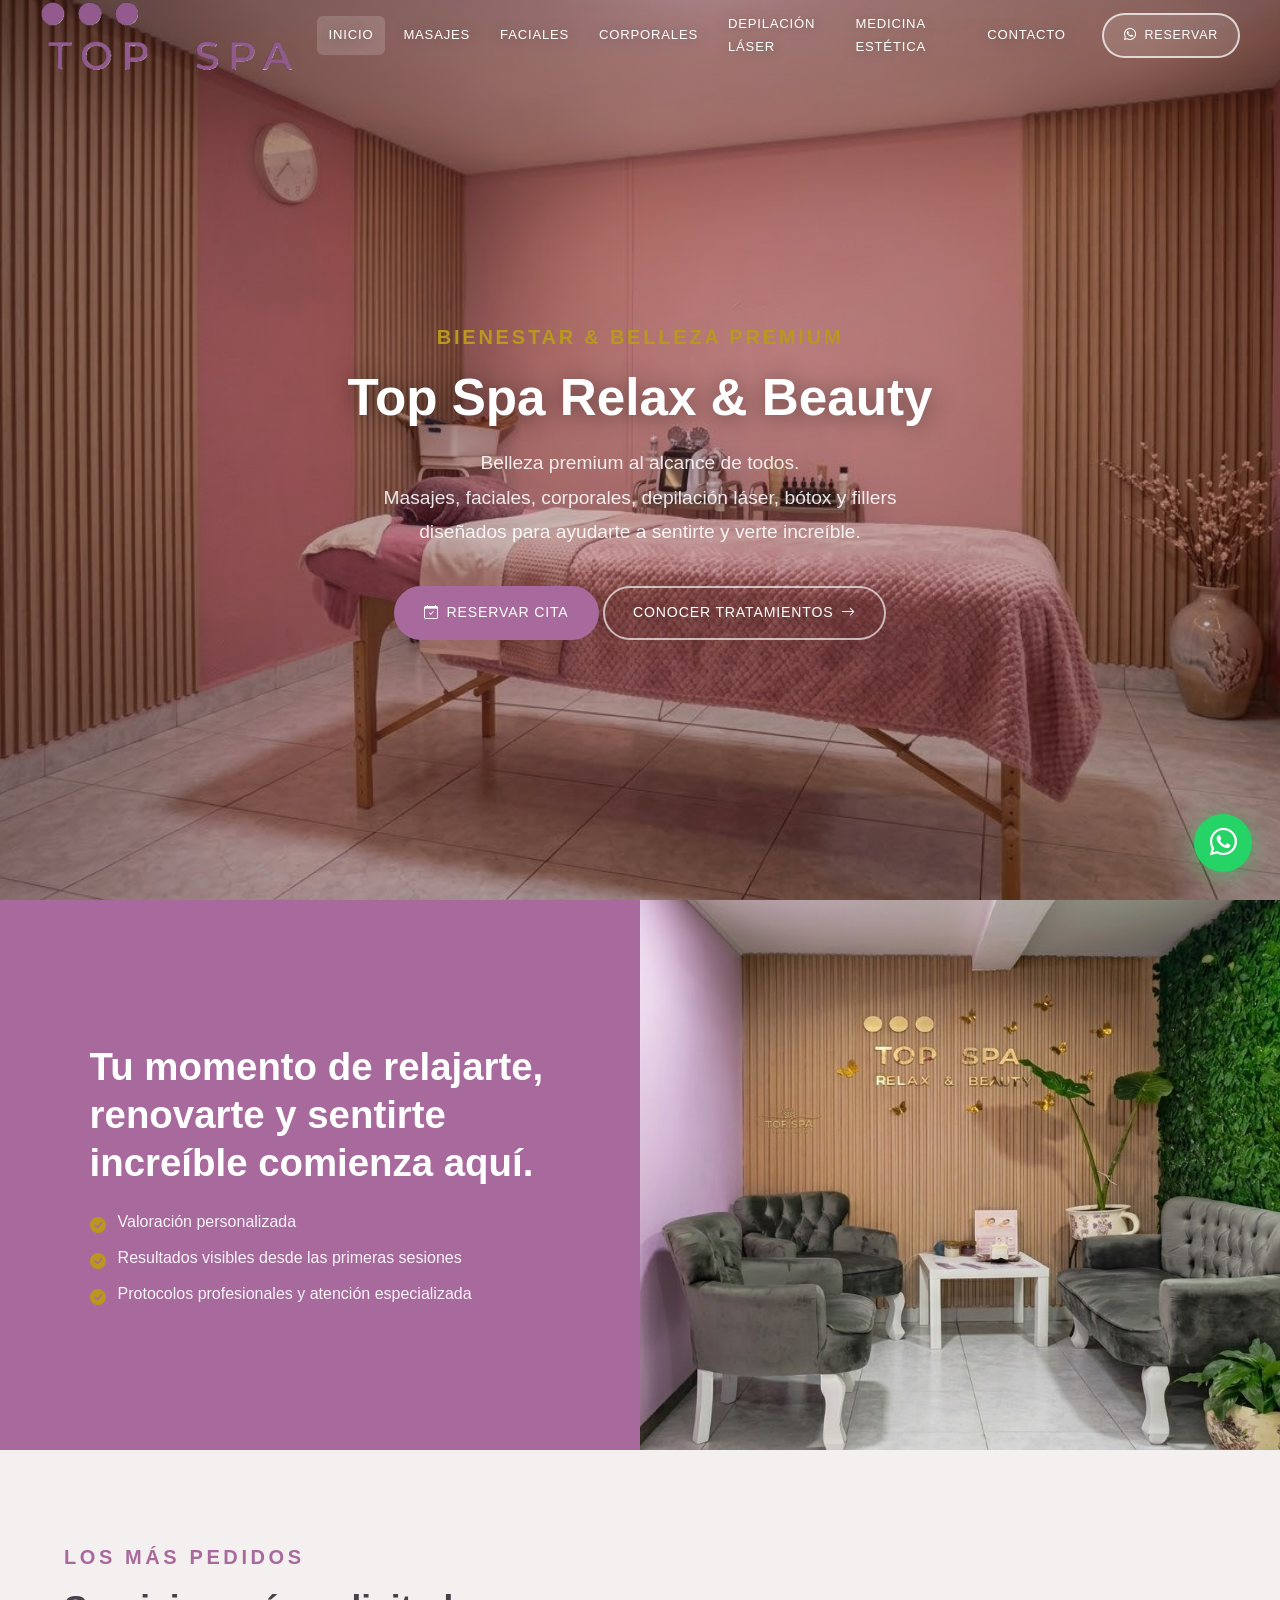
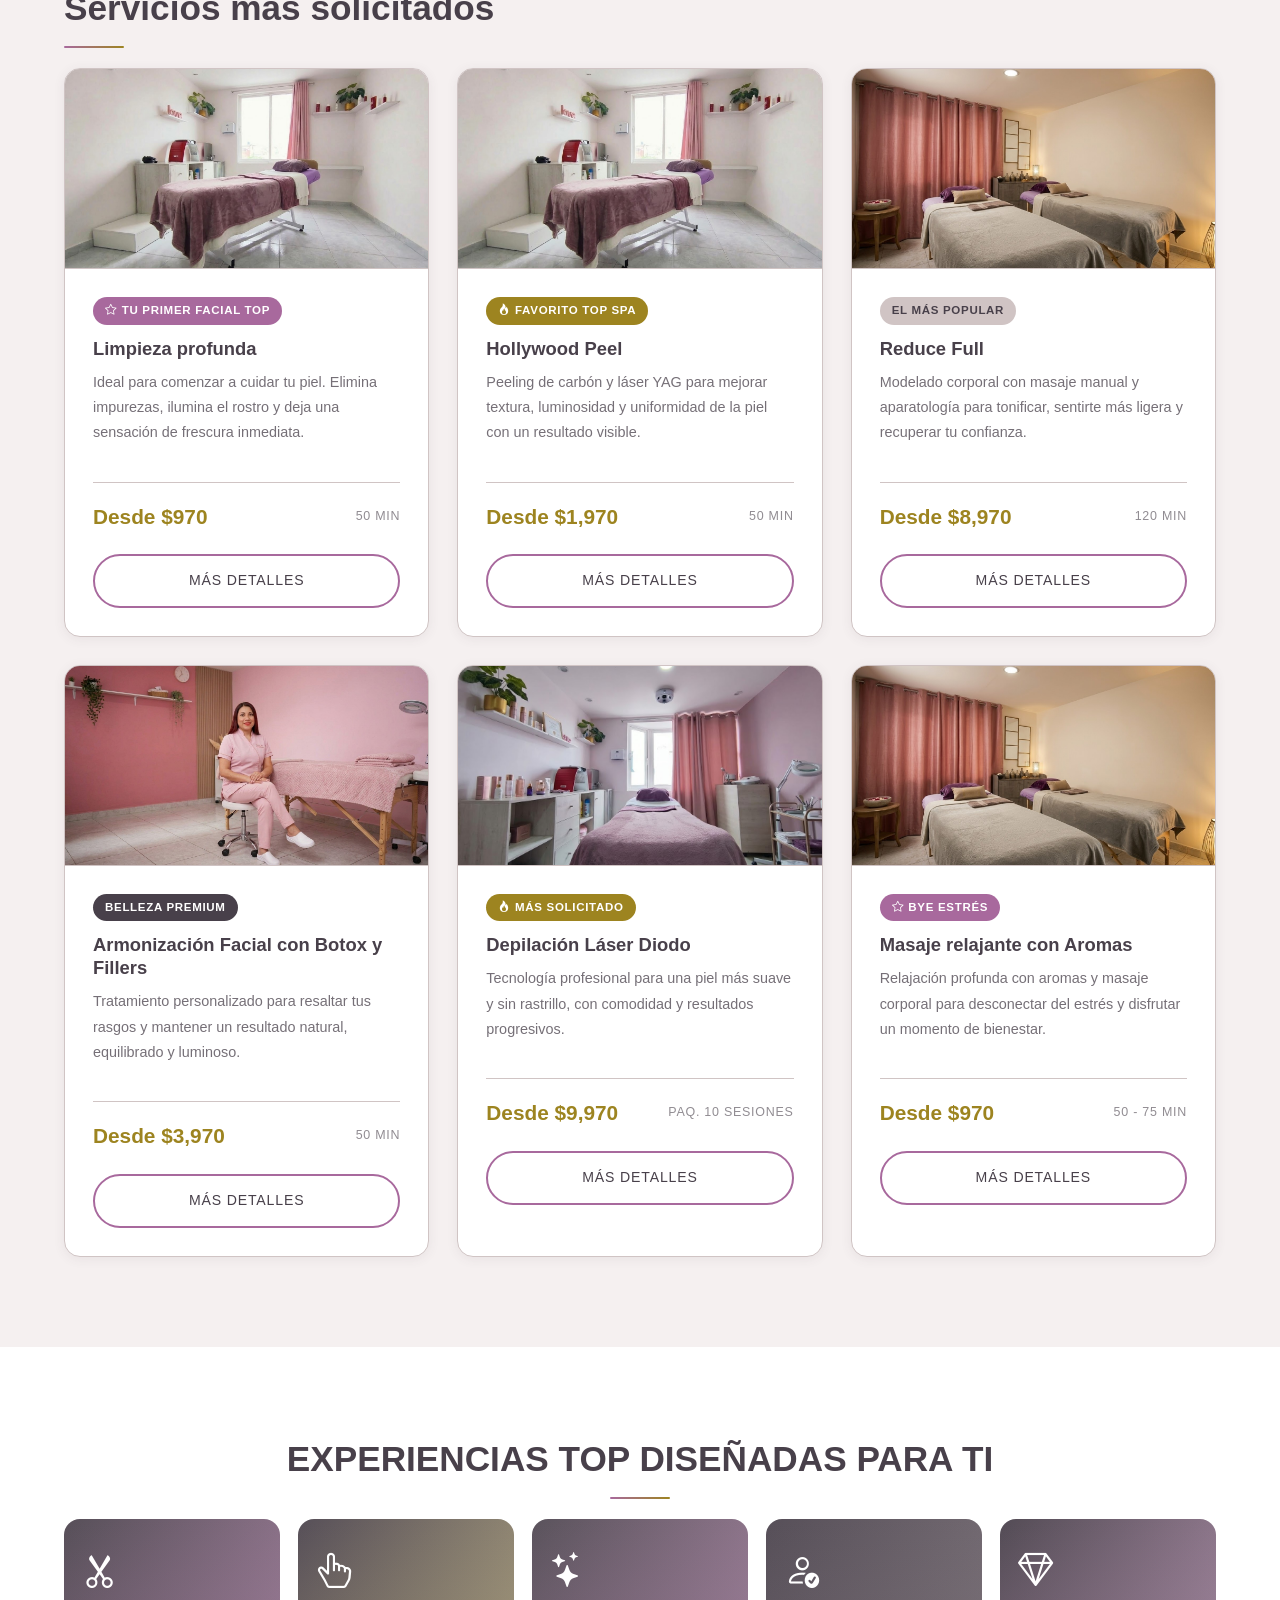
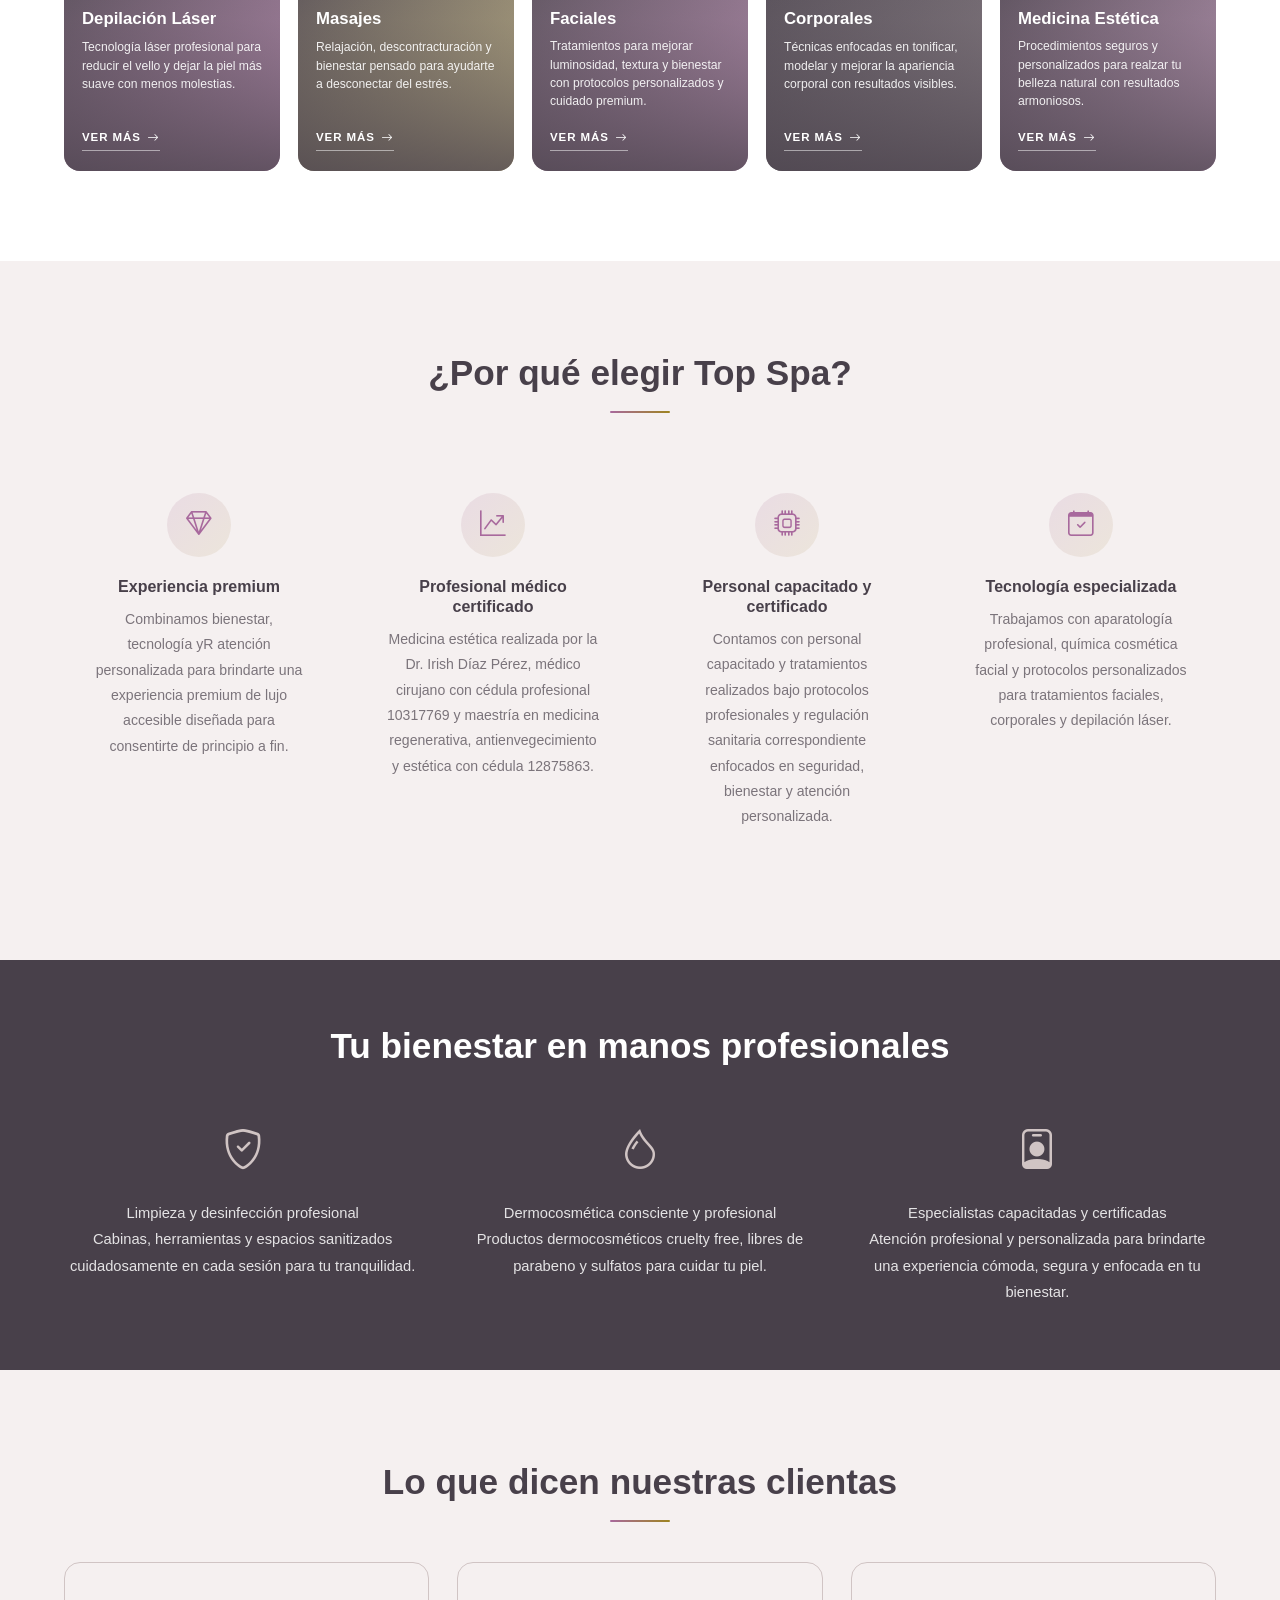
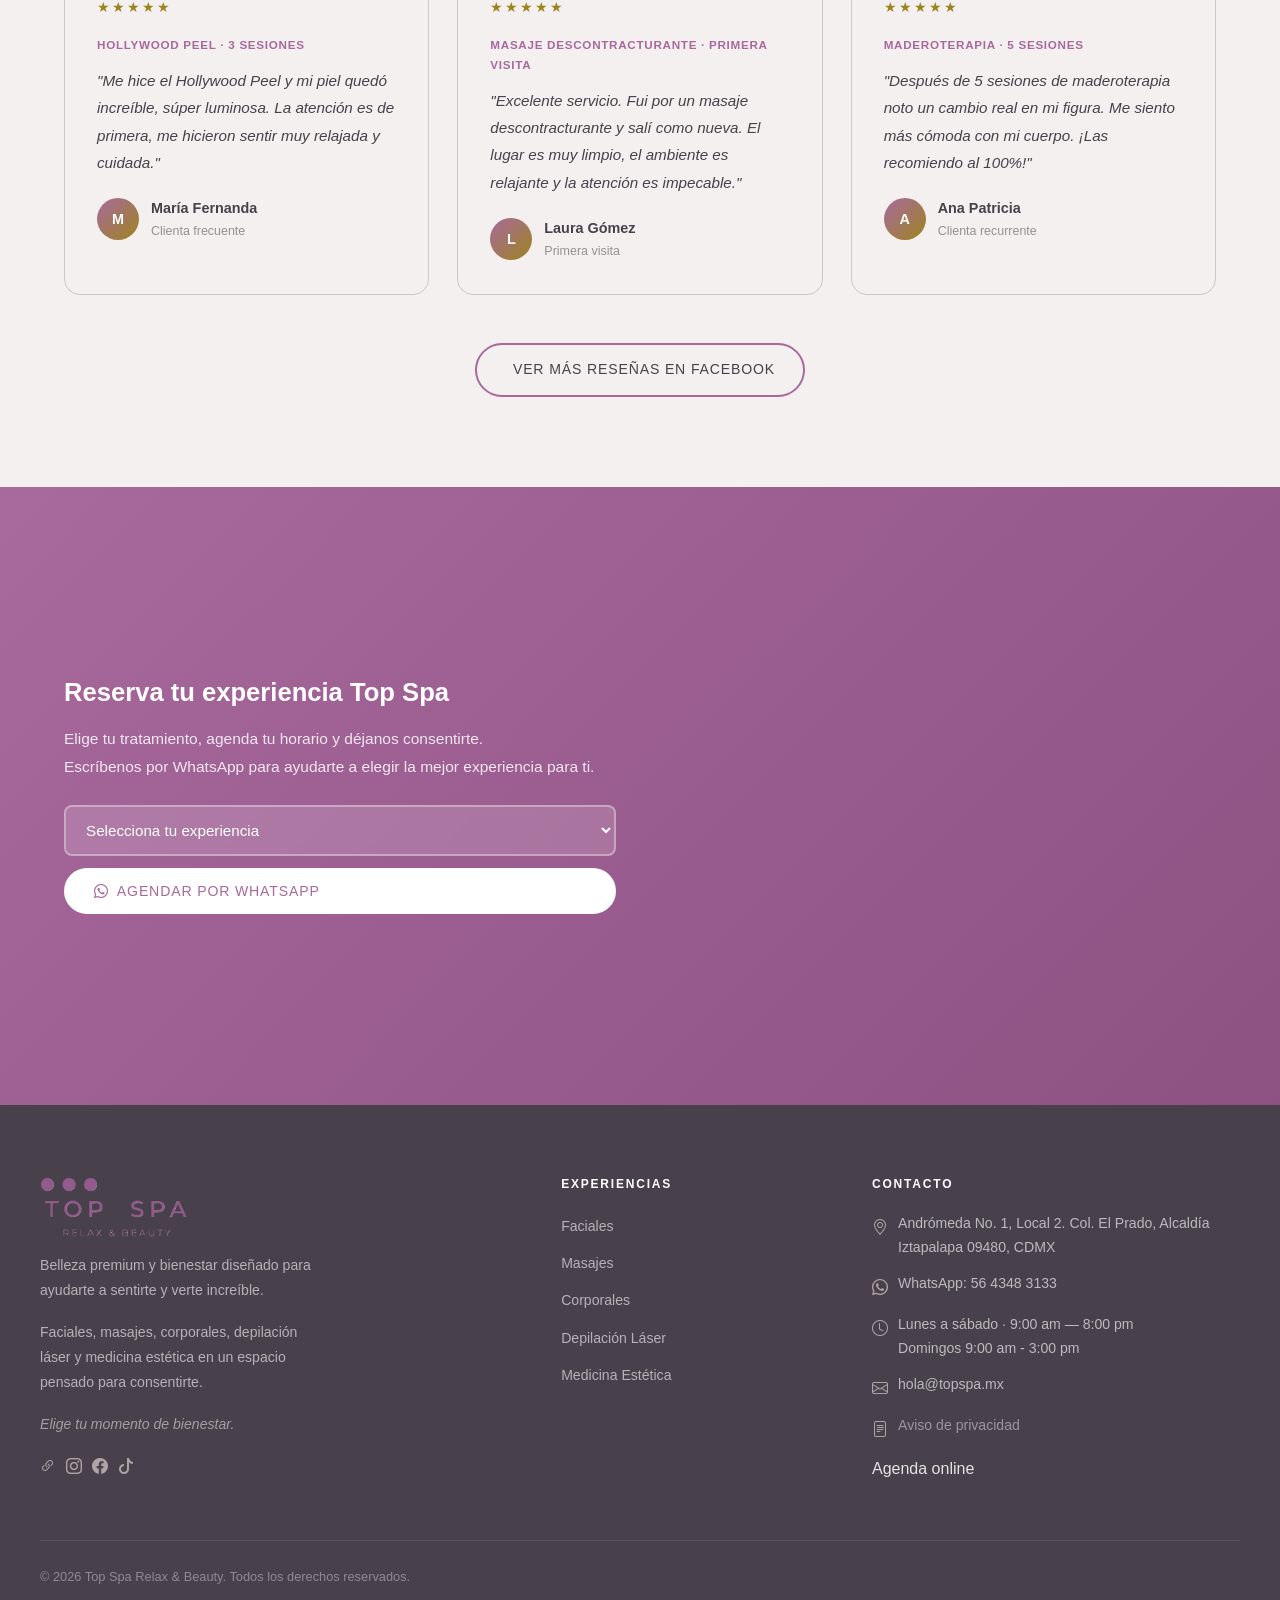
<file: index.html>
<!DOCTYPE html>
<html lang="es">
<head>
  <meta charset="UTF-8">
  <meta name="viewport" content="width=device-width, initial-scale=1.0">
  <title>Top Spa Relax & Beauty | Inicio</title>
  <meta name="description" content="Experiencias de spa, faciales y corporales para renovar tu piel y tu mente en Top Spa Relax & Beauty.">
  <link rel="stylesheet" href="css/styles.css">
  <link rel="stylesheet" href="https://cdn.jsdelivr.net/npm/bootstrap-icons@1.11.3/font/bootstrap-icons.min.css">
</head>
<body>

  <!-- Navbar -->
  <nav class="navbar nav-over-hero" id="navbar">
    <div class="navbar-inner">
      <a href="index.html" class="navbar-logo">
        <img src="./assets/images/logo topspa_oficial_2.PNG" alt="Top Spa Logo">
      </a>
      <div class="navbar-nav">
        <a href="index.html" class="active">Inicio</a>
        <a href="./pages/masajes.html">Masajes</a>
        <a href="./pages/faciales.html">Faciales</a>
        <a href="./pages/corporales.html">Corporales</a>
        <a href="./pages/depilaciones.html">Depilación láser</a>
        <a href="./pages/medicina-estetica.html" >Medicina Estética</a>
        <a href="#contacto">Contacto</a>
      </div>
      <div class="navbar-actions">
        <a href="https://wa.me/525643483133" class="btn btn-primary" target="_blank" rel="noopener"><i class="bi bi-whatsapp"></i> Reservar</a>
      </div>
      <div class="hamburger" id="hamburger">
        <span></span><span></span><span></span>
      </div>
    </div>
  </nav>

  <!-- Mobile Nav -->
  <div class="mobile-nav" id="mobileNav">
   
    <a href="./pages/depilaciones.html">Depilación Láser</a>
    <a href="./pages/masajes.html">Masajes</a>
    <a href="./pages/faciales.html">Faciales</a>
    <a href="./pages/corporales.html">Corporales</a>
    <a href="./pages/depilaciones.html">Depilación Láser</a>
    <a href="./pages/medicina-estetica.html" >Medicina Estética</a>
    <a href="#contacto">Contacto</a>
    <a href="https://wa.me/525643483133" class="btn btn-primary btn-reserva" target="_blank" rel="noopener"><i class="bi bi-whatsapp"></i> Reservar por WhatsApp</a>
  </div>

  <!-- Hero -->
  <header class="page-hero home-hero">
    <div class="home-hero-bg"></div>
    <div class="container home-hero-content">
      <span class="section-label hero-eyebrow">Bienestar & Belleza Premium</span>
      <h1 class="hero-main-title">Top Spa Relax & Beauty</h1>
      <p class="hero-main-desc">Belleza premium al alcance de todos. <br> Masajes, faciales, corporales, depilación láser, bótox y fillers diseñados para ayudarte a sentirte y verte increíble.</p>
      <div class="cta-btns hero-cta">
        <a href="#contacto" class="btn btn-primary"><i class="bi bi-calendar-check"></i> Reservar cita</a>
        <a href="#servicios" class="btn btn-outline-white">Conocer tratamientos <i class="bi bi-arrow-right"></i></a>
      </div>
      <!-- Beneficios destacados
      <ul class="hero-benefits">
        <li><i class="bi bi-check-circle-fill"></i> Valoración personalizada</li>
        <li><i class="bi bi-check-circle-fill"></i> Resultados visibles desde las primeras sesiones</li>
        <li><i class="bi bi-check-circle-fill"></i> Protocolos profesionales y atención especializada</li>
      </ul>
      <p class="hero-tagline hero-tagline-light">"Tu momento de relajarte, renovarte y sentirte increíble comienza aquí."</p>
      -->
    </div>
  </header>

  <!-- Experiencia Top Spa -->
  <section class="relax-moment-section">
    <div class="relax-moment-copy">
      <h2 class="reveal-left">Tu momento de relajarte, renovarte y sentirte increíble comienza aquí.</h2>
      <ul class="relax-moment-list">
        <li class="reveal-left reveal-delay-1"><i class="bi bi-check-circle-fill"></i> Valoración personalizada</li>
        <li class="reveal-left reveal-delay-2"><i class="bi bi-check-circle-fill"></i> Resultados visibles desde las primeras sesiones</li>
        <li class="reveal-left reveal-delay-3"><i class="bi bi-check-circle-fill"></i> Protocolos profesionales y atención especializada</li>
      </ul>
    </div>
    <div class="relax-moment-image" id="relaxParallax" role="img" aria-label="Sala de espera de Top Spa">
      <img src="assets\images\recepcion_1.jpeg" alt="">
    </div>
  </section>

  <!-- Servicios más solicitados -->
  <section id="servicios" class="section" style="background:var(--blush-light);">
    <div class="container">
      <div class="reveal">
        <span class="section-label">Los más pedidos</span>
        <h2 class="section-title">Servicios más solicitados</h2>
        <div class="divider divider-left"></div>
      </div>
      <div class="grid-3 reveal reveal-delay-1">

        <div class="card">
          <img class="card-image" src="./assets/images/zona_faciales_1.jpeg" alt="Hollywood Peel en Top Spa">
          <div class="card-body">
            <div class="card-badges">
              <span class="badge badge-first-time"><i class="bi bi-star"></i>Tu primer facial TOP</span>
            </div>
            <h3 class="card-title">Limpieza profunda</h3>
            <p class="card-text">Ideal para comenzar a cuidar tu piel. Elimina impurezas, ilumina el rostro y deja una sensación de frescura inmediata.</p>
            <div class="card-meta">
              <span class="price-tag">Desde $970</span>
              <span class="duration-tag">50 min</span>
            </div>
            <a href="./pages/faciales.html" class="btn btn-secondary btn-block">Más detalles</a>
          </div>
        </div>

        <div class="card">
          <img class="card-image" src="./assets/images/zona_faciales_1.jpeg" alt="Hollywood Peel en Top Spa">
          <div class="card-body">
            <div class="card-badges">
              <span class="badge badge-popular"><i class="bi bi-fire"></i>Favorito Top Spa</span>
            </div>
            <h3 class="card-title">Hollywood Peel</h3>
            <p class="card-text">Peeling de carbón y láser YAG para mejorar textura, luminosidad y uniformidad de la piel con un resultado visible.</p>
            <div class="card-meta">
              <span class="price-tag">Desde $1,970</span>
              <span class="duration-tag">50 min</span>
            </div>
            <a href="./pages/faciales.html" class="btn btn-secondary btn-block">Más detalles</a>
          </div>
        </div>

        <div class="card">
          <img class="card-image" src="./assets/images/zona_masajes_1.jpeg" alt="Reduce Full de Top Spa">
          <div class="card-body">
            <div class="card-badges">
              <span class="badge badge-relax">El más popular</span>
            </div>
            <h3 class="card-title">Reduce Full</h3>
            <p class="card-text">Modelado corporal con masaje manual y aparatología para tonificar, sentirte más ligera y recuperar tu confianza.</p>
            <div class="card-meta">
              <span class="price-tag">Desde $8,970</span>
              <span class="duration-tag">120 min</span>
            </div>
            <a href="./pages/masajes.html" class="btn btn-secondary btn-block">Más detalles</a>
          </div>
        </div>

        <div class="card">
          <img class="card-image" src="./assets/images/doctora_1.jpeg" alt="Armonización facial con Botox y fillers">
          <div class="card-body">
            <div class="card-badges">
              <span class="badge badge-body">Belleza premium</span>
            </div>
            <h3 class="card-title">Armonización Facial con Botox y Fillers</h3>
            <p class="card-text">Tratamiento personalizado para resaltar tus rasgos y mantener un resultado natural, equilibrado y luminoso.</p>
            <div class="card-meta">
              <span class="price-tag">Desde $3,970</span>
              <span class="duration-tag">50 min</span>
            </div>
            <a href="./pages/medicina-estetica.html" class="btn btn-secondary btn-block">Más detalles</a>
          </div>
        </div>

        <div class="card">
          <img class="card-image" src="./assets/images/zona_depilaciones_1.jpeg" alt="Depilación láser diodo en Top Spa">
          <div class="card-body">
            <div class="card-badges">
              <span class="badge badge-popular"><i class="bi bi-fire"></i>Más solicitado</span>
            </div>
            <h3 class="card-title">Depilación Láser Diodo</h3>
            <p class="card-text">Tecnología profesional para una piel más suave y sin rastrillo, con comodidad y resultados progresivos.</p>
            <div class="card-meta">
              <span class="price-tag">Desde $9,970</span>
              <span class="duration-tag">Paq. 10 sesiones</span>
            </div>
            <a href="./pages/depilaciones.html" class="btn btn-secondary btn-block">Más detalles</a>
          </div>
        </div>

        <div class="card">
          <img class="card-image" src="./assets/images/zona_masajes_1.jpeg" alt="Reduce Full de Top Spa">
          <div class="card-body">
            <div class="card-badges">
              <span class="badge badge-first-time"><i class="bi bi-star"></i>Bye estrés</span>
            </div>
            <h3 class="card-title">Masaje relajante con Aromas</h3>
            <p class="card-text">Relajación profunda con aromas y masaje corporal para desconectar del estrés y disfrutar un momento de bienestar.</p>
            <div class="card-meta">
              <span class="price-tag">Desde $970</span>
              <span class="duration-tag">50 - 75 min</span>
            </div>
            <a href="./pages/masajes.html" class="btn btn-secondary btn-block">Más detalles</a>
          </div>
        </div>

      </div>
    </div>
  </section>

  <section id="categorias" class="section">
    <div class="container">
      <div class="reveal">
        <h2 class="section-title text-center">EXPERIENCIAS TOP DISEÑADAS PARA TI</h2>
        <div class="divider"></div>
      </div>
      <div class="grid-5 reveal reveal-delay-1">
        <a href="./pages/depilaciones.html" class="cat-card">
          <div class="cat-card-bg" style="background:linear-gradient(135deg, rgba(72,64,74,0.92), rgba(168,105,157,0.7));"></div>
          <div class="cat-card-body">
            <div class="cat-card-icon"><i class="bi bi-scissors"></i></div>
            <h3>Depilación Láser</h3>
            <p>Tecnología láser profesional para reducir el vello y dejar la piel más suave con menos molestias.</p>
            <span class="cat-card-link">Ver más <i class="bi bi-arrow-right"></i></span>
          </div>
        </a>
        <a href="./pages/masajes.html" class="cat-card">
          <div class="cat-card-bg" style="background:linear-gradient(135deg, rgba(72,64,74,0.92), rgba(157,132,32,0.5));"></div>
          <div class="cat-card-body">
            <div class="cat-card-icon"><i class="bi bi-hand-index-thumb"></i></div>
            <h3>Masajes</h3>
            <p>Relajación, descontracturación y bienestar pensado para ayudarte a desconectar del estrés.</p>
            <span class="cat-card-link">Ver más <i class="bi bi-arrow-right"></i></span>
          </div>
        </a>
        <a href="./pages/faciales.html" class="cat-card">
          <div class="cat-card-bg" style="background:linear-gradient(135deg, rgba(72,64,74,0.9), rgba(168,105,157,0.68));"></div>
          <div class="cat-card-body">
            <div class="cat-card-icon"><i class="bi bi-stars"></i></div>
            <h3>Faciales</h3>
            <p>Tratamientos para mejorar luminosidad, textura y bienestar con protocolos personalizados y cuidado premium.</p>
            <span class="cat-card-link">Ver más <i class="bi bi-arrow-right"></i></span>
          </div>
        </a>
        <a href="./pages/corporales.html" class="cat-card">
          <div class="cat-card-bg" style="background:linear-gradient(135deg, rgba(72,64,74,0.92), rgba(96,81,90,0.7));"></div>
          <div class="cat-card-body">
            <div class="cat-card-icon"><i class="bi bi-person-check"></i></div>
            <h3>Corporales</h3>
            <p>Técnicas enfocadas en tonificar, modelar y mejorar la apariencia corporal con resultados visibles.</p>
            <span class="cat-card-link">Ver más <i class="bi bi-arrow-right"></i></span>
          </div>
        </a>
        <a href="./pages/medicina-estetica.html" class="cat-card">
          <div class="cat-card-bg" style="background:linear-gradient(135deg, rgba(72,64,74,0.94), rgba(168,105,157,0.6));"></div>
          <div class="cat-card-body">
            <div class="cat-card-icon"><i class="bi bi-gem"></i></div>
            <h3>Medicina Estética</h3>
            <p>Procedimientos seguros y personalizados para realzar tu belleza natural con resultados armoniosos.</p>
            <span class="cat-card-link">Ver más <i class="bi bi-arrow-right"></i></span>
          </div>
        </a>
      </div>
    </div>
  </section>

  <!-- Por qué Top Spa -->
  <section class="section" style="background:var(--blush-light);">
    <div class="container">
      <div class="reveal text-center">
        <h2 class="section-title text-center">¿Por qué elegir Top Spa?</h2>
        <div class="divider"></div>
      </div>
      <div class="grid-4 reveal reveal-delay-2" style="margin-top:40px;">
        <div class="why-card">
          <div class="why-icon"><i class="bi bi-gem"></i></div>
          <h4>Experiencia premium</h4>
          <p>Combinamos bienestar, tecnología yR atención personalizada para brindarte una experiencia premium de lujo accesible diseñada para consentirte de principio a fin.</p>
        </div>
        <div class="why-card">
          <div class="why-icon"><i class="bi bi-graph-up-arrow"></i></div>
          <h4>Profesional médico certificado</h4>
          <p>Medicina estética realizada por la Dr. Irish Díaz Pérez, médico cirujano con cédula profesional 10317769 y maestría en medicina regenerativa, antienvegecimiento y estética con cédula 12875863.</p>
        </div>
        <div class="why-card">
          <div class="why-icon"><i class="bi bi-cpu"></i></div>
          <h4>Personal capacitado y certificado</h4>
          <p>Contamos con personal capacitado  y tratamientos realizados bajo protocolos profesionales y regulación sanitaria correspondiente enfocados en seguridad, bienestar y atención personalizada.</p>
        </div>
        <div class="why-card">
          <div class="why-icon"><i class="bi bi-calendar-check"></i></div>
          <h4>Tecnología especializada</h4>
          <p>Trabajamos con aparatología profesional, química cosmética facial y protocolos personalizados para tratamientos faciales, corporales y depilación láser.</p>
        </div>
      </div>
    </div>
  </section>

  <!-- Higiene y Seguridad -->
  <section class="hygiene-section">
    <div class="container">
      <h2>Tu bienestar en manos profesionales</h2>
      <div class="hygiene-grid reveal">
        <div class="hygiene-item">
          <i class="bi bi-shield-check"></i>
          <p>Limpieza y desinfección profesional</p>
          <p>Cabinas, herramientas y espacios sanitizados cuidadosamente en cada sesión para tu tranquilidad.</p>
        </div>
        <div class="hygiene-item">
          <i class="bi bi-droplet"></i>
          <p>Dermocosmética consciente y profesional</p>
          <p>Productos dermocosméticos cruelty free, libres de parabeno y sulfatos para cuidar tu piel.</p>
        </div>
        <div class="hygiene-item">
          <i class="bi bi-person-badge"></i>
          <p>Especialistas capacitadas y certificadas</p>
          <p>Atención profesional y personalizada para brindarte una experiencia cómoda, segura y enfocada en tu bienestar.</p>
        </div>
      </div>
    </div>
  </section>

  <!-- Testimonios -->
  <section class="section" style="background:var(--blush-light);">
    <div class="container">
      <div class="reveal">
        <h2 class="section-title text-center">Lo que dicen nuestras clientas</h2>
        <div class="divider"></div>
      </div>
      <div class="grid-3 reveal reveal-delay-1" style="margin-top:40px;">

        <div class="testimonial-card">
          <div class="stars">★★★★★</div>
          <span class="testimonial-service">Hollywood Peel · 3 sesiones</span>
          <p>"Me hice el Hollywood Peel y mi piel quedó increíble, súper luminosa. La atención es de primera, me hicieron sentir muy relajada y cuidada."</p>
          <div class="testimonial-author">
            <div class="author-avatar">M</div>
            <div class="author-info">
              <span class="author-name">María Fernanda</span>
              <span class="author-label">Clienta frecuente</span>
            </div>
          </div>
        </div>

        <div class="testimonial-card">
          <div class="stars">★★★★★</div>
          <span class="testimonial-service">Masaje Descontracturante · Primera visita</span>
          <p>"Excelente servicio. Fui por un masaje descontracturante y salí como nueva. El lugar es muy limpio, el ambiente es relajante y la atención es impecable."</p>
          <div class="testimonial-author">
            <div class="author-avatar">L</div>
            <div class="author-info">
              <span class="author-name">Laura Gómez</span>
              <span class="author-label">Primera visita</span>
            </div>
          </div>
        </div>

        <div class="testimonial-card">
          <div class="stars">★★★★★</div>
          <span class="testimonial-service">Maderoterapia · 5 sesiones</span>
          <p>"Después de 5 sesiones de maderoterapia noto un cambio real en mi figura. Me siento más cómoda con mi cuerpo. ¡Las recomiendo al 100%!"</p>
          <div class="testimonial-author">
            <div class="author-avatar">A</div>
            <div class="author-info">
              <span class="author-name">Ana Patricia</span>
              <span class="author-label">Clienta recurrente</span>
            </div>
          </div>
        </div>
        
      </div>
      <div class="reveal" style="text-align: center; margin-top: 3rem;">
        <a href="https://www.facebook.com/TopSpaRelaxBeauty/reviews" target="_blank" class="btn btn-secondary">
          <i class="fa-brands fa-facebook" style="color: #1877F2;"></i> Ver más reseñas en Facebook
        </a>
      </div>
    </div>
  </section>

  <!-- CTA + Contacto -->
  <section class="cta-section" id="contacto">
    <div class="container cta-inner reveal">
      <div class="cta-form-col">
        <h3>Reserva tu experiencia Top Spa</h3>
        <p>Elige tu tratamiento, agenda tu horario y déjanos consentirte.<br>Escríbenos por WhatsApp para ayudarte a elegir la mejor experiencia para ti.</p>
        <form id="booking-form" class="booking-form" novalidate>
          <div class="form-group">
            <select id="booking-service" required>
              <option value="" disabled selected>Selecciona tu experiencia</option>
              <option value="Depilación">Depilación Laser / IPL</option>
              <option value="Masaje">Masajes Relajantes o Terapéuticos</option>
              <option value="Facial">Faciales (Skin Care, Glow Gold, etc)</option>
              <option value="Corporal">Tratamientos Corporales</option>
              <option value="Medicina Estética">Medicina Estética (Botox, Fillers)</option>
            </select>
          </div>
          <button type="submit" class="btn btn-primary" style="width: 100%;">
            <i class="bi bi-whatsapp"></i> Agendar por WhatsApp
          </button>
        </form>
      </div>
      <div class="map-container">
      <iframe src="https://www.google.com/maps/embed?pb=!1m18!1m12!1m3!1d3764.225739943034!2d-99.13642932443828!3d19.359375824425396!2m3!1f0!2f0!3f0!3m2!1i1024!2i768!4f13.1!3m3!1m2!1s0x85d1ff0eb930db8f%3A0x3ca7e302f51f64d7!2sTop%20Spa%20Relax%20%26%20Beauty!5e0!3m2!1ses-419!2smx!4v1780007258891!5m2!1ses-419!2smx" width="600" height="450" style="border:0;" allowfullscreen="" loading="lazy" referrerpolicy="no-referrer-when-downgrade"></iframe>      </div>
    </div>
  </section>

  <!-- Footer -->
  <footer class="footer">
    <div class="footer-inner three-col">
      <div class="footer-brand">
        <img src="./assets/images/logo topspa_oficial.PNG" alt="Top Spa Logo">
        <p>Belleza premium y bienestar diseñado para ayudarte a sentirte y verte increíble.</p>
        <p>Faciales, masajes, corporales, depilación láser y medicina estética en un espacio pensado para consentirte.</p>
        <p class="footer-tagline">Elige tu momento de bienestar.</p>
        <div class="footer-contact-item">
          <a href="https://linktr.ee/topsparelaxbeauty" target="_blank" rel="noopener" aria-label="Linktree"><i class="bi bi-link-45deg"></i></a>
          <a href="https://www.instagram.com/topsparelaxbeauty/" target="_blank" rel="noopener" aria-label="Instagram"><i class="bi bi-instagram"></i></a>
          <a href="https://www.facebook.com/TopSpaRelaxBeauty/" target="_blank" rel="noopener" aria-label="Facebook"><i class="bi bi-facebook"></i></a>
          <a href="https://www.tiktok.com/@topspa_cdmx" target="_blank" rel="noopener" aria-label="TikTok"><i class="bi bi-tiktok"></i></a>
        </div>
      </div>
      <div class="footer-col experiences">
        <h5>EXPERIENCIAS</h5>
        <ul>
          <li><a href="./pages/faciales.html">Faciales</a></li>
          <li><a href="./pages/masajes.html">Masajes</a></li>
          <li><a href="./pages/corporales.html">Corporales</a></li>
          <li><a href="./pages/depilaciones.html">Depilación Láser</a></li>
          <li><a href="./pages/corporales.html">Medicina Estética</a></li>
        </ul>
      </div>
      <div class="footer-col contact">
        <h5>CONTACTO</h5>
        <div class="footer-contact-item"><i class="bi bi-geo-alt"></i><span>Andrómeda No. 1, Local 2. Col. El Prado, Alcaldía Iztapalapa 09480, CDMX</span></div>
        <div class="footer-contact-item"><i class="bi bi-whatsapp"></i><span>WhatsApp: 56 4348 3133</span></div>
        <div class="footer-contact-item"><i class="bi bi-clock"></i><span>Lunes a sábado · 9:00 am — 8:00 pm<br>Domingos 9:00 am - 3:00 pm</span></div>
        <div class="footer-contact-item"><i class="bi bi-envelope"></i><a href="mailto:hola@topspa.mx">hola@topspa.mx</a></div>
        <div class="footer-contact-item footer-privacy"><i class="bi bi-file-text"></i><a href="#">Aviso de privacidad</a></div>
        <div style="margin-top:8px;"><a href="https://mxfwa1.flowww.net/887761/1/details" target="_blank" rel="noopener">Agenda online</a></div>
      </div>
    </div>
    <div class="footer-bottom">
      <p>&copy; 2026 Top Spa Relax & Beauty. Todos los derechos reservados.</p>
    </div>
  </footer>

  <!-- WhatsApp Float -->
  <a href="https://wa.me/525643483133" class="wa-float" data-wa title="Reserva por WhatsApp" target="_blank" rel="noopener">
    <i class="bi bi-whatsapp" style="font-size:1.7rem; color:white;"></i>
  </a>

  <script src="js/main.js"></script>
</body>
</html>
</file>
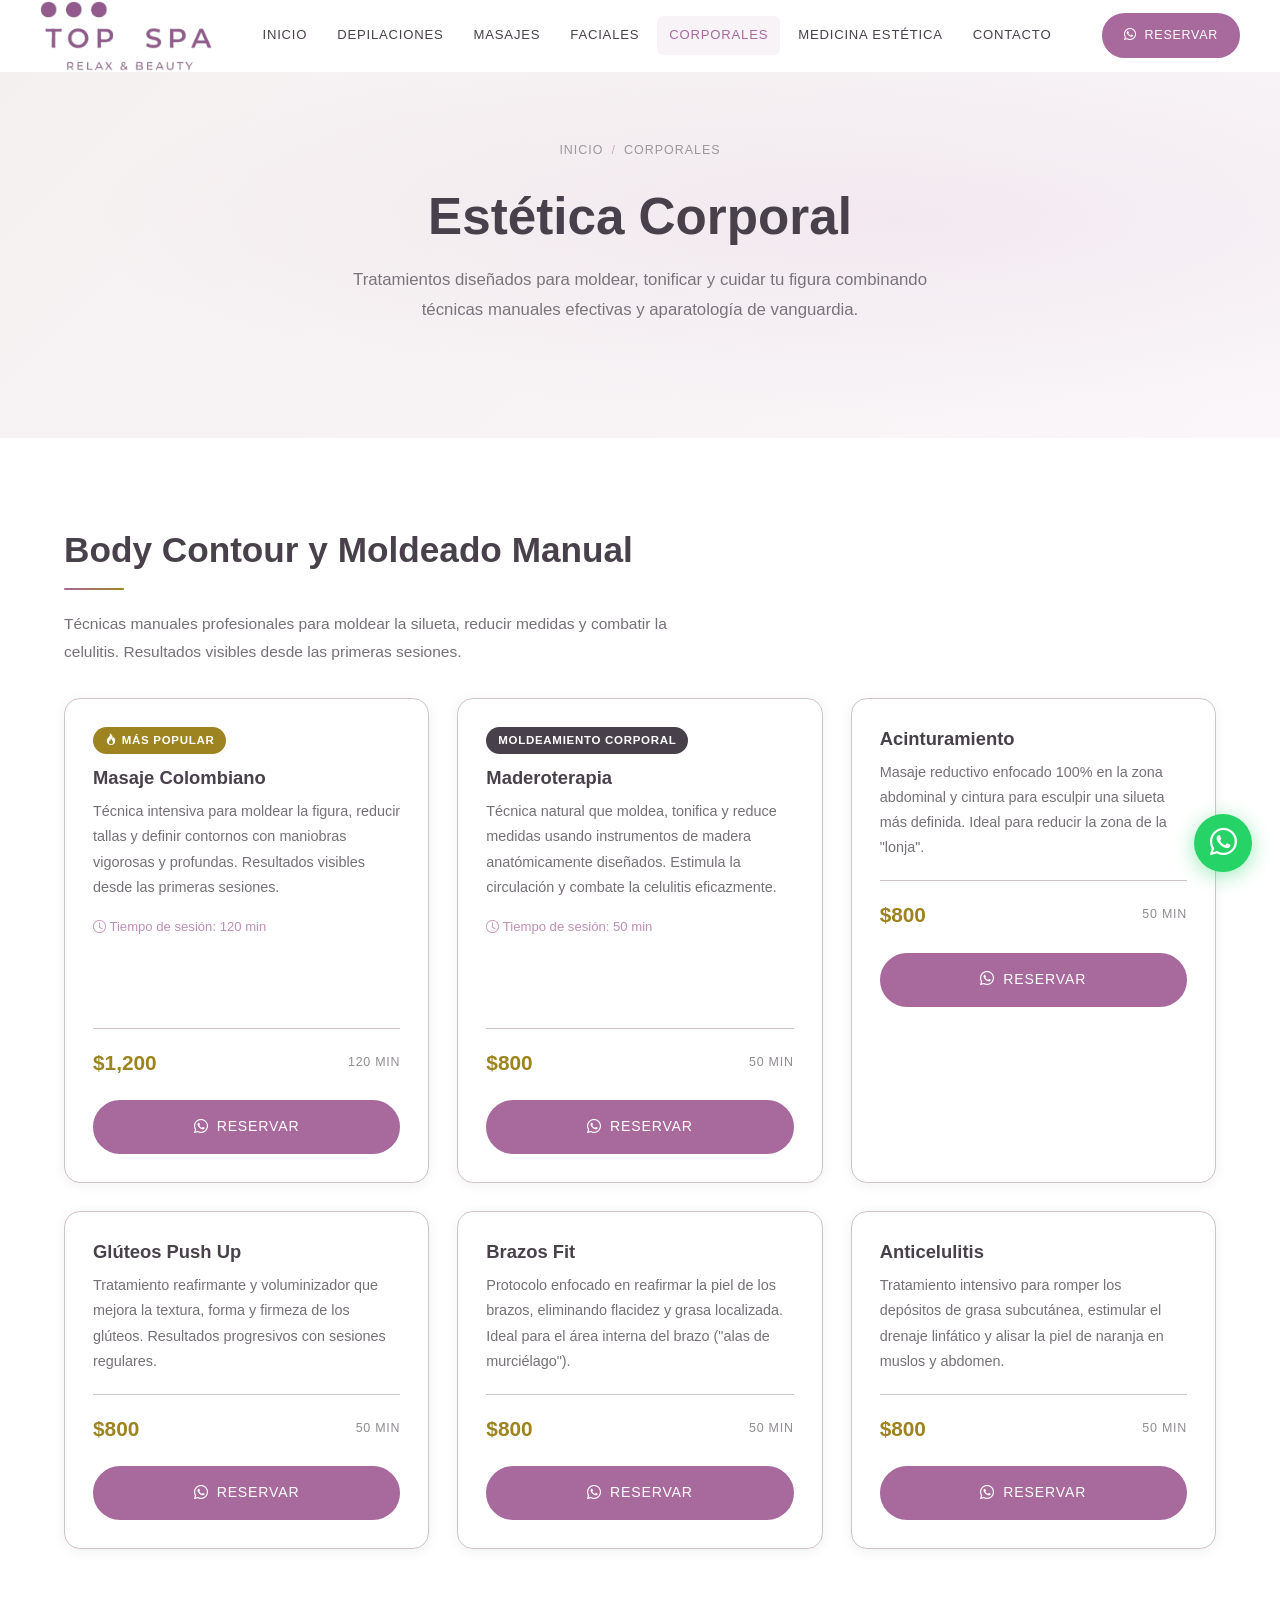
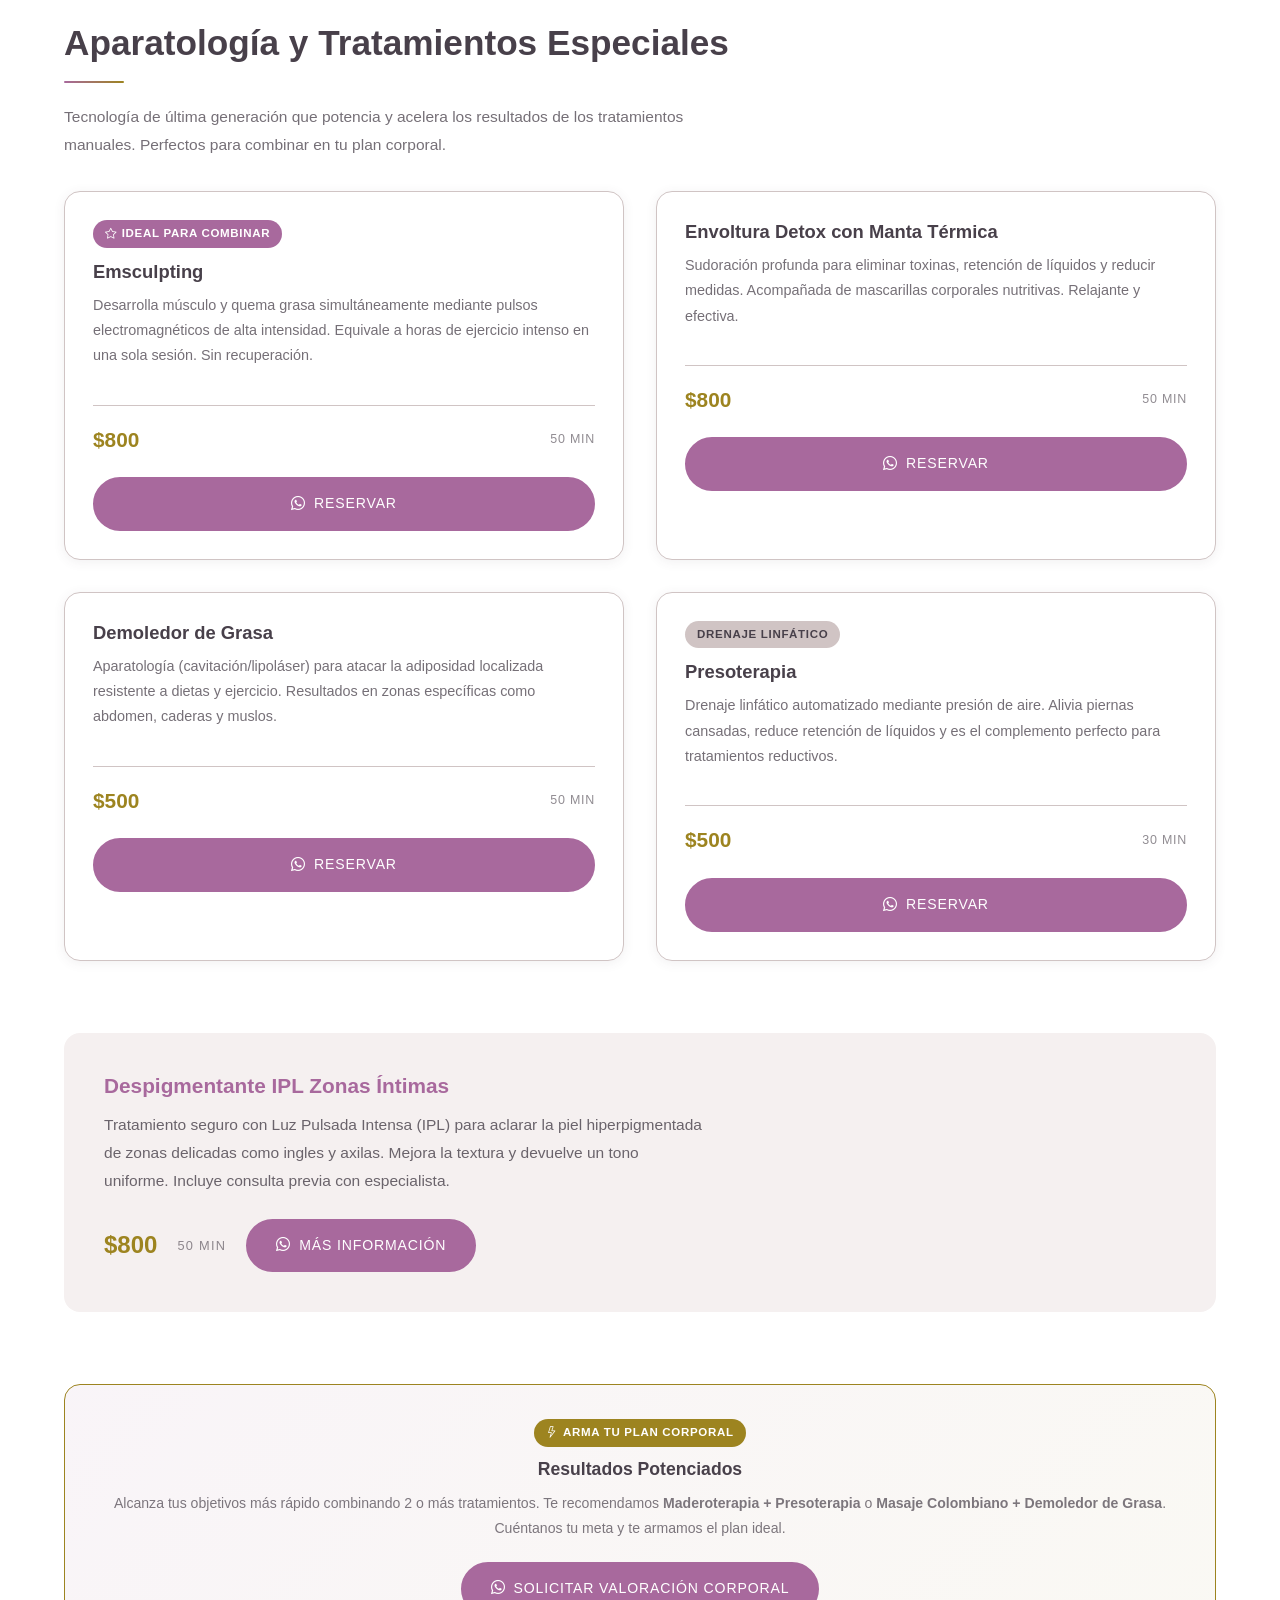
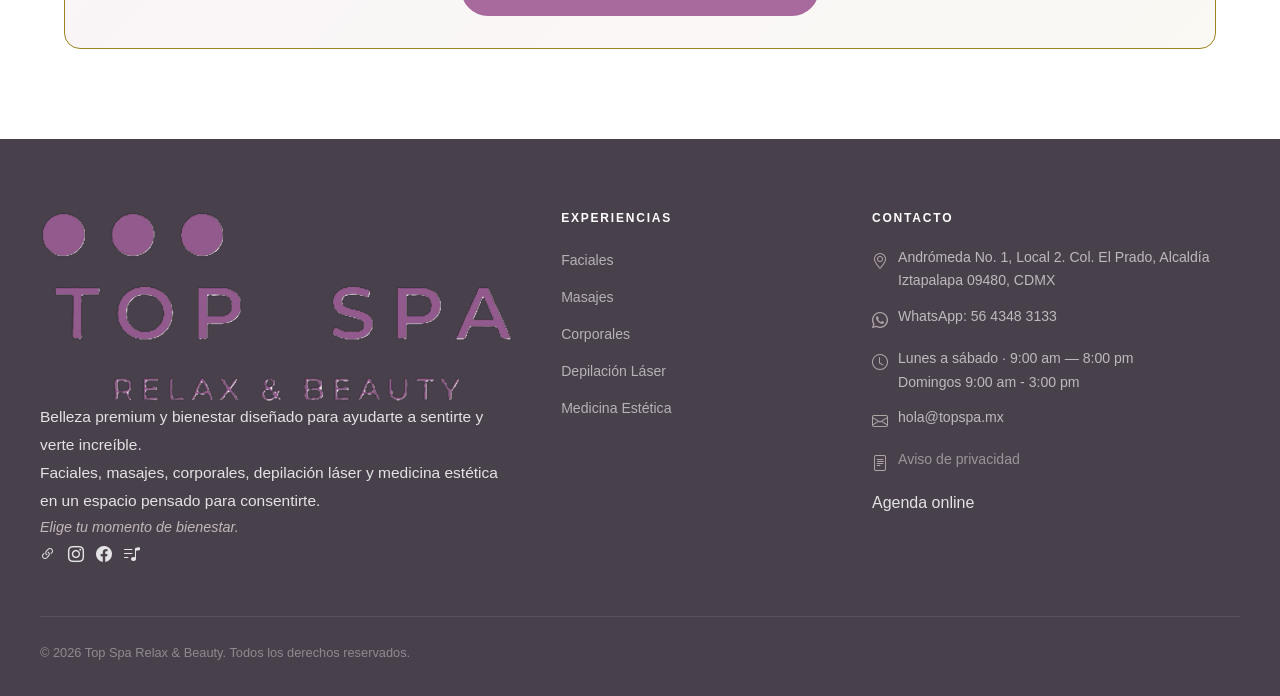
<file: pages/corporales.html>
<!DOCTYPE html>
<html lang="es">
<head>
  <meta charset="UTF-8">
  <meta name="viewport" content="width=device-width, initial-scale=1.0">
  <title>Top Spa Relax & Beauty | Corporales</title>
  <meta name="description" content="Tratamientos corporales para moldear, tonificar y cuidar tu cuerpo con técnicas manuales y aparatología de vanguardia.">
  <link rel="stylesheet" href="../css/styles.css">
  <link rel="stylesheet" href="https://cdn.jsdelivr.net/npm/bootstrap-icons@1.11.3/font/bootstrap-icons.min.css">
</head>
<body>

  <!-- Navbar -->
  <nav class="navbar" id="navbar">
    <div class="navbar-inner">
      <a href="../index.html" class="navbar-logo">
        <img src="../assets/images/logo topspa_oficial.PNG" alt="Top Spa Logo">
      </a>
      <div class="navbar-nav">
        <a href="../index.html">Inicio</a>
        <a href="./depilaciones.html">Depilaciones</a>
        <a href="./masajes.html">Masajes</a>
        <a href="./faciales.html">Faciales</a>
        <a href="./corporales.html" class="active">Corporales</a>
        <a href="./medicina-estetica.html" >Medicina Estética</a>
        <a href="../index.html#contacto">Contacto</a>
      </div>
      <div class="navbar-actions">
        <a href="https://wa.me/525643483133" class="btn btn-primary" data-wa="Hola, me gustaría información sobre tratamientos corporales en Top Spa." target="_blank" rel="noopener"><i class="bi bi-whatsapp"></i> Reservar</a>
      </div>
      <div class="hamburger" id="hamburger">
        <span></span><span></span><span></span>
      </div>
    </div>
  </nav>

  <!-- Mobile Nav -->
  <div class="mobile-nav" id="mobileNav">
    <a href="../index.html">Inicio</a>
    <a href="./depilaciones.html">Depilaciones</a>
    <a href="./masajes.html">Masajes</a>
    <a href="./faciales.html">Faciales</a>
    <a href="./corporales.html" class="active">Corporales</a>
    <a href="./medicina-estetica.html" >Medicina Estética</a>
    <a href="../index.html#contacto">Contacto</a>
    <a href="https://wa.me/525643483133" class="btn btn-primary" data-wa="Hola, me gustaría información sobre tratamientos corporales en Top Spa." target="_blank" rel="noopener"><i class="bi bi-whatsapp"></i> Reservar por WhatsApp</a>
  </div>

  <!-- Hero -->
  <header class="page-hero">
    <div class="container reveal">
      <div class="breadcrumb">
        <a href="../index.html">Inicio</a> <span>/</span> Corporales
      </div>
      <h1>Estética Corporal</h1>
      <p>Tratamientos diseñados para moldear, tonificar y cuidar tu figura combinando técnicas manuales efectivas y aparatología de vanguardia.</p>
    </div>
  </header>

  <!-- Contenido -->
  <section class="section">
    <div class="container">

      <!-- Body Contour y moldeado -->
      <div class="service-block reveal">
        <h2 class="section-title">Body Contour y Moldeado Manual</h2>
        <div class="divider divider-left"></div>
        <p style="margin-bottom:32px; opacity:0.75; max-width:640px;">Técnicas manuales profesionales para moldear la silueta, reducir medidas y combatir la celulitis. Resultados visibles desde las primeras sesiones.</p>
        <div class="grid-3">
          <div class="card"><div class="card-body">
            <div class="card-badges">
              <span class="badge badge-popular"><i class="bi bi-fire"></i> Más popular</span>
            </div>
            <h3 class="card-title">Masaje Colombiano</h3>
            <p class="card-text">Técnica intensiva para moldear la figura, reducir tallas y definir contornos con maniobras vigorosas y profundas. Resultados visibles desde las primeras sesiones.</p>
            <p class="card-text" style="margin-top:8px; font-size:0.82rem; color:var(--rose);"><i class="bi bi-clock"></i> Tiempo de sesión: 120 min</p>
            <div class="card-meta"><span class="price-tag">$1,200</span><span class="duration-tag">120 MIN</span></div>
            <a href="#" class="btn btn-primary btn-block" data-wa="Hola, me gustaría agendar un Masaje Colombiano en Top Spa."><i class="bi bi-whatsapp"></i> Reservar</a>
          </div></div>
          <div class="card"><div class="card-body">
            <div class="card-badges">
              <span class="badge badge-body">Moldeamiento corporal</span>
            </div>
            <h3 class="card-title">Maderoterapia</h3>
            <p class="card-text">Técnica natural que moldea, tonifica y reduce medidas usando instrumentos de madera anatómicamente diseñados. Estimula la circulación y combate la celulitis eficazmente.</p>
            <p class="card-text" style="margin-top:8px; font-size:0.82rem; color:var(--rose);"><i class="bi bi-clock"></i> Tiempo de sesión: 50 min</p>
            <div class="card-meta"><span class="price-tag">$800</span><span class="duration-tag">50 MIN</span></div>
            <a href="#" class="btn btn-primary btn-block" data-wa="Hola, me gustaría agendar Maderoterapia en Top Spa."><i class="bi bi-whatsapp"></i> Reservar</a>
          </div></div>
          <div class="card"><div class="card-body">
            <h3 class="card-title">Acinturamiento</h3>
            <p class="card-text">Masaje reductivo enfocado 100% en la zona abdominal y cintura para esculpir una silueta más definida. Ideal para reducir la zona de la "lonja".</p>
            <div class="card-meta"><span class="price-tag">$800</span><span class="duration-tag">50 MIN</span></div>
            <a href="#" class="btn btn-primary btn-block" data-wa="Hola, me gustaría información sobre Acinturamiento en Top Spa."><i class="bi bi-whatsapp"></i> Reservar</a>
          </div></div>
          <div class="card"><div class="card-body">
            <h3 class="card-title">Glúteos Push Up</h3>
            <p class="card-text">Tratamiento reafirmante y voluminizador que mejora la textura, forma y firmeza de los glúteos. Resultados progresivos con sesiones regulares.</p>
            <div class="card-meta"><span class="price-tag">$800</span><span class="duration-tag">50 MIN</span></div>
            <a href="#" class="btn btn-primary btn-block" data-wa="Hola, me gustaría información sobre Glúteos Push Up en Top Spa."><i class="bi bi-whatsapp"></i> Reservar</a>
          </div></div>
          <div class="card"><div class="card-body">
            <h3 class="card-title">Brazos Fit</h3>
            <p class="card-text">Protocolo enfocado en reafirmar la piel de los brazos, eliminando flacidez y grasa localizada. Ideal para el área interna del brazo ("alas de murciélago").</p>
            <div class="card-meta"><span class="price-tag">$800</span><span class="duration-tag">50 MIN</span></div>
            <a href="#" class="btn btn-primary btn-block" data-wa="Hola, me gustaría información sobre Brazos Fit en Top Spa."><i class="bi bi-whatsapp"></i> Reservar</a>
          </div></div>
          <div class="card"><div class="card-body">
            <h3 class="card-title">Anticelulitis</h3>
            <p class="card-text">Tratamiento intensivo para romper los depósitos de grasa subcutánea, estimular el drenaje linfático y alisar la piel de naranja en muslos y abdomen.</p>
            <div class="card-meta"><span class="price-tag">$800</span><span class="duration-tag">50 MIN</span></div>
            <a href="#" class="btn btn-primary btn-block" data-wa="Hola, me gustaría información sobre el tratamiento Anticelulitis en Top Spa."><i class="bi bi-whatsapp"></i> Reservar</a>
          </div></div>
        </div>
      </div>

      <!-- Aparatología y complementos -->
      <div class="service-block reveal reveal-delay-1">
        <h2 class="section-title">Aparatología y Tratamientos Especiales</h2>
        <div class="divider divider-left"></div>
        <p style="margin-bottom:32px; opacity:0.75; max-width:640px;">Tecnología de última generación que potencia y acelera los resultados de los tratamientos manuales. Perfectos para combinar en tu plan corporal.</p>
        <div class="grid-2">
          <div class="card"><div class="card-body">
            <div class="card-badges"><span class="badge badge-first-time"><i class="bi bi-star"></i> Ideal para combinar</span></div>
            <h3 class="card-title">Emsculpting</h3>
            <p class="card-text">Desarrolla músculo y quema grasa simultáneamente mediante pulsos electromagnéticos de alta intensidad. Equivale a horas de ejercicio intenso en una sola sesión. Sin recuperación.</p>
            <div class="card-meta"><span class="price-tag">$800</span><span class="duration-tag">50 MIN</span></div>
            <a href="#" class="btn btn-primary btn-block" data-wa="Hola, me gustaría información sobre Emsculpting en Top Spa."><i class="bi bi-whatsapp"></i> Reservar</a>
          </div></div>
          <div class="card"><div class="card-body">
            <h3 class="card-title">Envoltura Detox con Manta Térmica</h3>
            <p class="card-text">Sudoración profunda para eliminar toxinas, retención de líquidos y reducir medidas. Acompañada de mascarillas corporales nutritivas. Relajante y efectiva.</p>
            <div class="card-meta"><span class="price-tag">$800</span><span class="duration-tag">50 MIN</span></div>
            <a href="#" class="btn btn-primary btn-block" data-wa="Hola, me gustaría información sobre la Envoltura Detox en Top Spa."><i class="bi bi-whatsapp"></i> Reservar</a>
          </div></div>
          <div class="card"><div class="card-body">
            <h3 class="card-title">Demoledor de Grasa</h3>
            <p class="card-text">Aparatología (cavitación/lipoláser) para atacar la adiposidad localizada resistente a dietas y ejercicio. Resultados en zonas específicas como abdomen, caderas y muslos.</p>
            <div class="card-meta"><span class="price-tag">$500</span><span class="duration-tag">50 MIN</span></div>
            <a href="#" class="btn btn-primary btn-block" data-wa="Hola, me gustaría información sobre el Demoledor de Grasa en Top Spa."><i class="bi bi-whatsapp"></i> Reservar</a>
          </div></div>
          <div class="card"><div class="card-body">
            <div class="card-badges"><span class="badge badge-relax">Drenaje linfático</span></div>
            <h3 class="card-title">Presoterapia</h3>
            <p class="card-text">Drenaje linfático automatizado mediante presión de aire. Alivia piernas cansadas, reduce retención de líquidos y es el complemento perfecto para tratamientos reductivos.</p>
            <div class="card-meta"><span class="price-tag">$500</span><span class="duration-tag">30 MIN</span></div>
            <a href="#" class="btn btn-primary btn-block" data-wa="Hola, me gustaría información sobre Presoterapia en Top Spa."><i class="bi bi-whatsapp"></i> Reservar</a>
          </div></div>
        </div>
      </div>

      <!-- Despigmentante IPL -->
      <div class="service-block reveal reveal-delay-1" style="background:var(--blush-light); padding:40px; border-radius:var(--radius-md);">
        <h3 style="font-size:1.3rem; color:var(--rose);">Despigmentante IPL Zonas Íntimas</h3>
        <p style="margin-top:12px; margin-bottom:24px; max-width:600px; opacity:0.8;">Tratamiento seguro con Luz Pulsada Intensa (IPL) para aclarar la piel hiperpigmentada de zonas delicadas como ingles y axilas. Mejora la textura y devuelve un tono uniforme. Incluye consulta previa con especialista.</p>
        <div style="display:flex; align-items:center; gap:20px; flex-wrap:wrap;">
          <span style="font-size:1.5rem; color:var(--gold); font-weight:700;">$800</span>
          <span style="font-size:0.8rem; letter-spacing:0.1em; text-transform:uppercase; opacity:0.6;">50 MIN</span>
          <a href="#" class="btn btn-primary" data-wa="Hola, me gustaría información sobre el tratamiento Despigmentante IPL Zonas Íntimas en Top Spa."><i class="bi bi-whatsapp"></i> Más información</a>
        </div>
      </div>

      <!-- CTA Local -->
      <div class="highlight-card reveal reveal-delay-2" style="margin-top:60px; border-color:var(--gold);">
        <span class="badge badge-gold" style="margin-bottom:12px;"><i class="bi bi-lightning"></i> Arma tu plan corporal</span>
        <h4>Resultados Potenciados</h4>
        <p>Alcanza tus objetivos más rápido combinando 2 o más tratamientos. Te recomendamos <strong>Maderoterapia + Presoterapia</strong> o <strong>Masaje Colombiano + Demoledor de Grasa</strong>. Cuéntanos tu meta y te armamos el plan ideal.</p>
        <a href="#" class="btn btn-primary" data-wa="Hola, me gustaría solicitar una valoración corporal y armar mi plan de tratamientos en Top Spa."><i class="bi bi-whatsapp"></i> Solicitar valoración corporal</a>
      </div>

    </div>
  </section>

  <!-- Footer -->
  <footer class="footer">
    <div class="footer-inner three-col">
      <div class="footer-col brand">
        <img src="../assets/images/logo topspa_oficial.PNG" alt="Top Spa Logo">
        <p>Belleza premium y bienestar diseñado para ayudarte a sentirte y verte increíble.</p>
        <p>Faciales, masajes, corporales, depilación láser y medicina estética en un espacio pensado para consentirte.</p>
        <p class="footer-tagline">Elige tu momento de bienestar.</p>
        <div class="social-links">
          <a href="https://linktr.ee/topsparelaxbeauty" target="_blank" rel="noopener" aria-label="Linktree"><i class="bi bi-link-45deg"></i></a>
          <a href="https://www.instagram.com/topsparelaxbeauty/" target="_blank" rel="noopener" aria-label="Instagram"><i class="bi bi-instagram"></i></a>
          <a href="https://www.facebook.com/TopSpaRelaxBeauty/" target="_blank" rel="noopener" aria-label="Facebook"><i class="bi bi-facebook"></i></a>
          <a href="https://www.tiktok.com/@topspa_cdmx" target="_blank" rel="noopener" aria-label="TikTok"><i class="bi bi-music-note-list"></i></a>
        </div>
      </div>
      <div class="footer-col experiences">
        <h5>EXPERIENCIAS</h5>
        <ul>
          <li><a href="./faciales.html">Faciales</a></li>
          <li><a href="./masajes.html">Masajes</a></li>
          <li><a href="./corporales.html">Corporales</a></li>
          <li><a href="./depilaciones.html">Depilación Láser</a></li>
          <li><a href="./corporales.html">Medicina Estética</a></li>
        </ul>
      </div>
      <div class="footer-col contact">
        <h5>CONTACTO</h5>
        <div class="footer-contact-item"><i class="bi bi-geo-alt"></i><span>Andrómeda No. 1, Local 2. Col. El Prado, Alcaldía Iztapalapa 09480, CDMX</span></div>
        <div class="footer-contact-item"><i class="bi bi-whatsapp"></i><span>WhatsApp: 56 4348 3133</span></div>
        <div class="footer-contact-item"><i class="bi bi-clock"></i><span>Lunes a sábado · 9:00 am — 8:00 pm<br>Domingos 9:00 am - 3:00 pm</span></div>
        <div class="footer-contact-item"><i class="bi bi-envelope"></i><a href="mailto:hola@topspa.mx">hola@topspa.mx</a></div>
        <div class="footer-contact-item footer-privacy"><i class="bi bi-file-text"></i><a href="#">Aviso de privacidad</a></div>
        <div style="margin-top:8px;"><a href="https://mxfwa1.flowww.net/887761/1/details" target="_blank" rel="noopener">Agenda online</a></div>
      </div>
    </div>
    <div class="footer-bottom">
      <p>&copy; 2026 Top Spa Relax & Beauty. Todos los derechos reservados.</p>
    </div>
  </footer>

  <!-- WhatsApp Float -->
  <a href="https://wa.me/525643483133" class="wa-float" data-wa="Hola, me gustaría información sobre tratamientos corporales en Top Spa." title="Reserva por WhatsApp" target="_blank" rel="noopener">
    <i class="bi bi-whatsapp" style="font-size:1.7rem; color:white;"></i>
  </a>

  <script src="../js/main.js"></script>
</body>
</html>
</file>
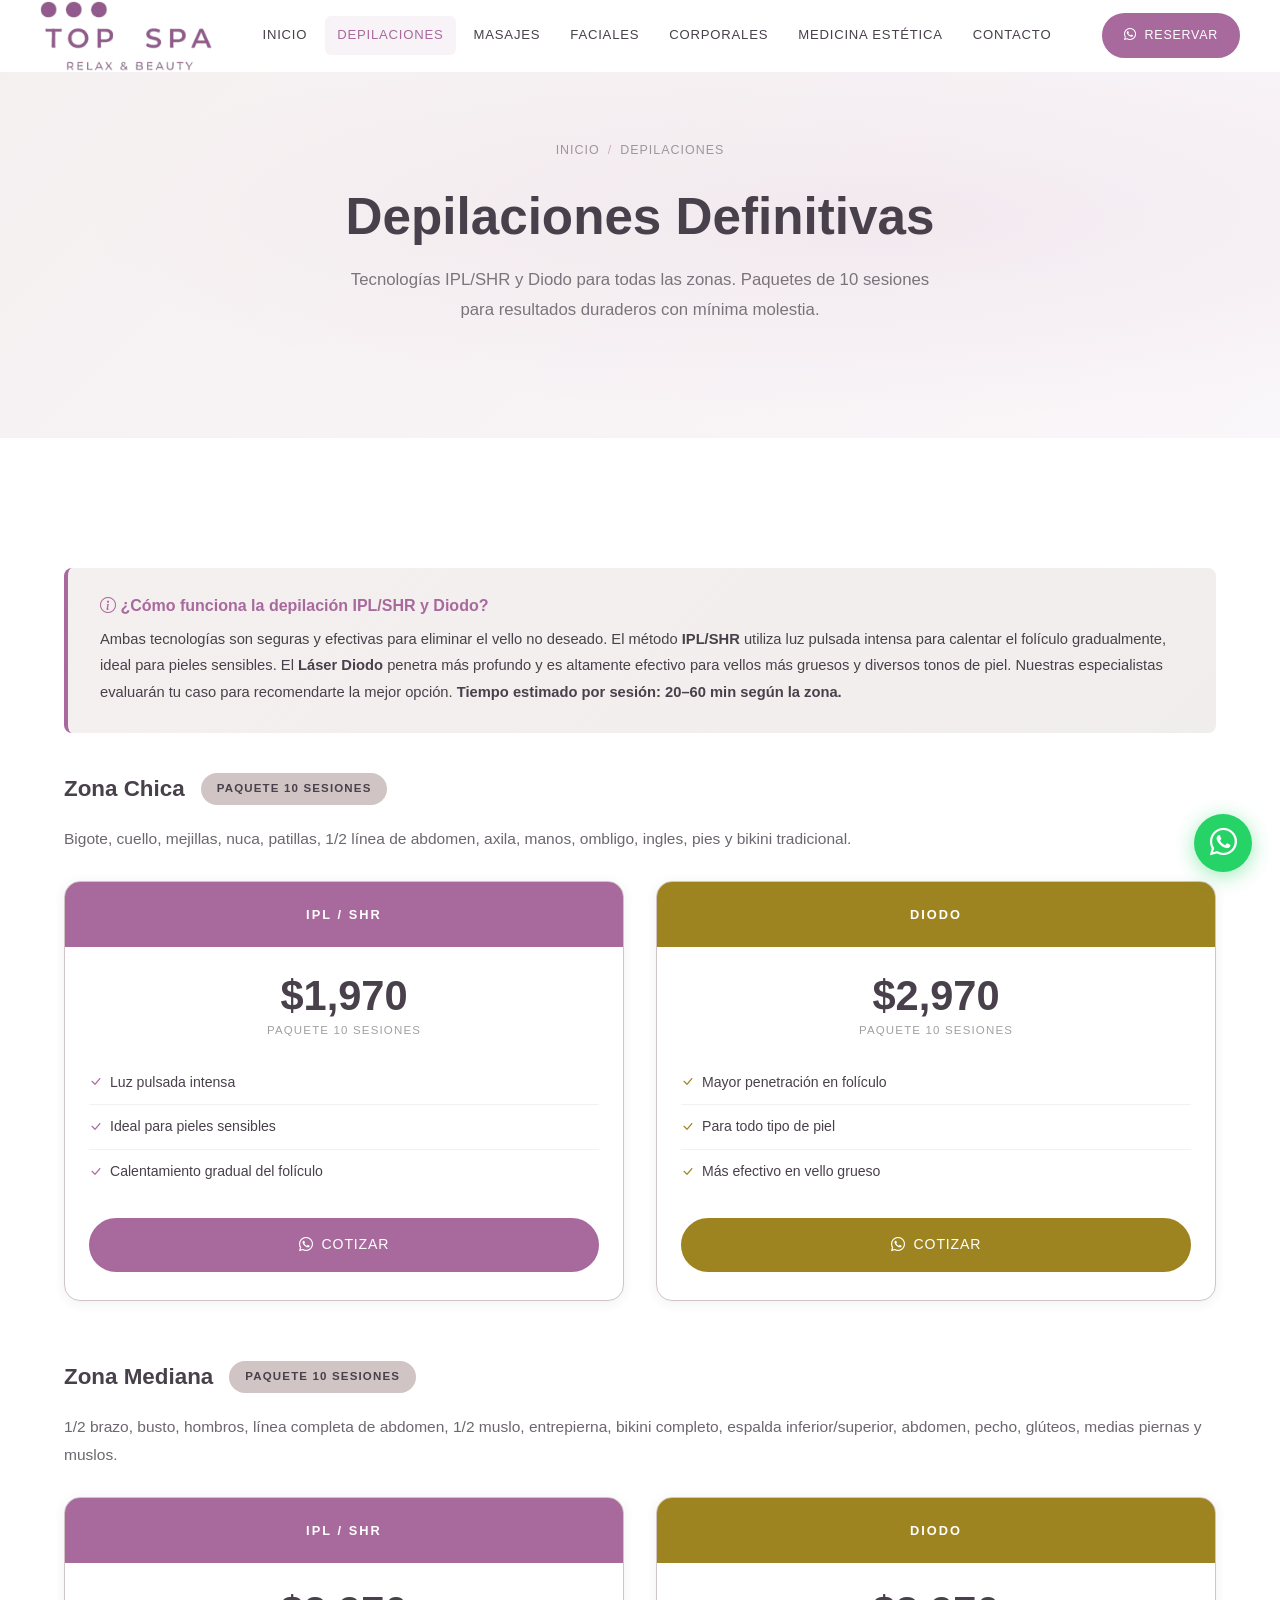
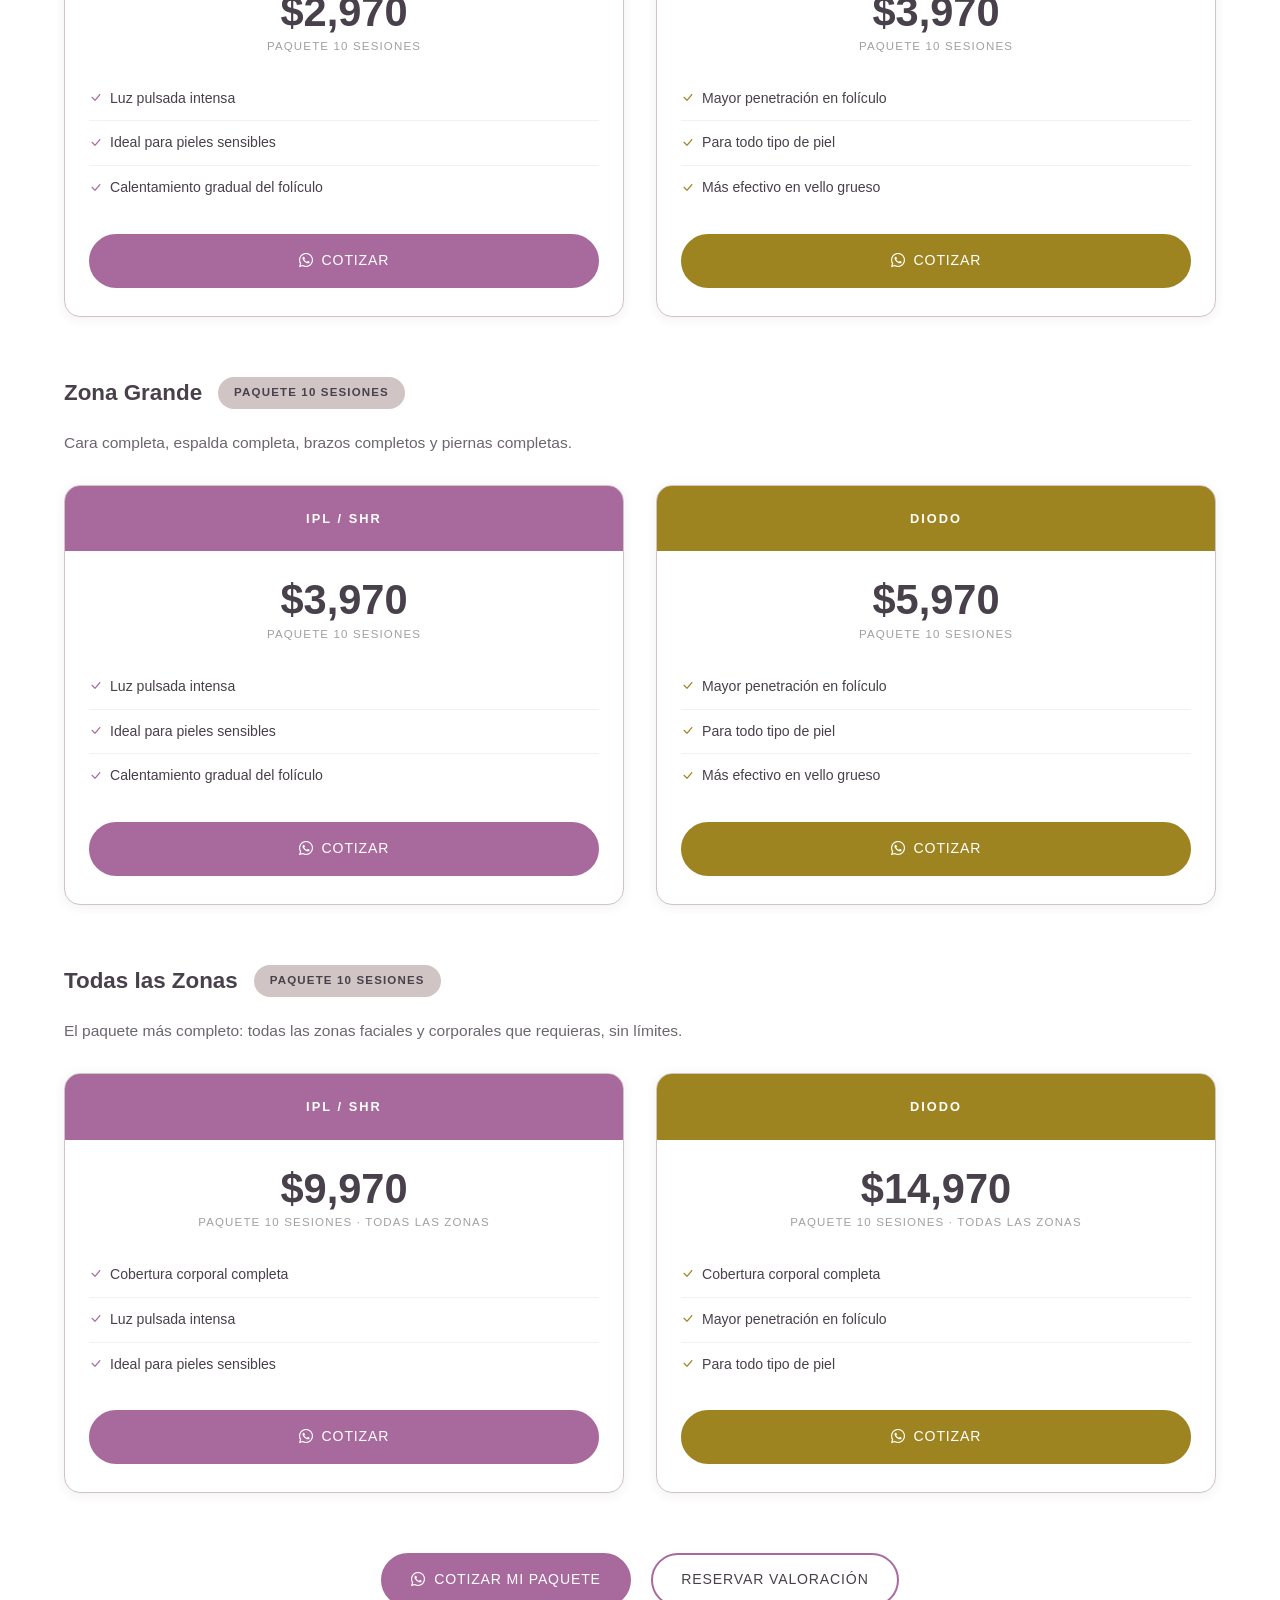
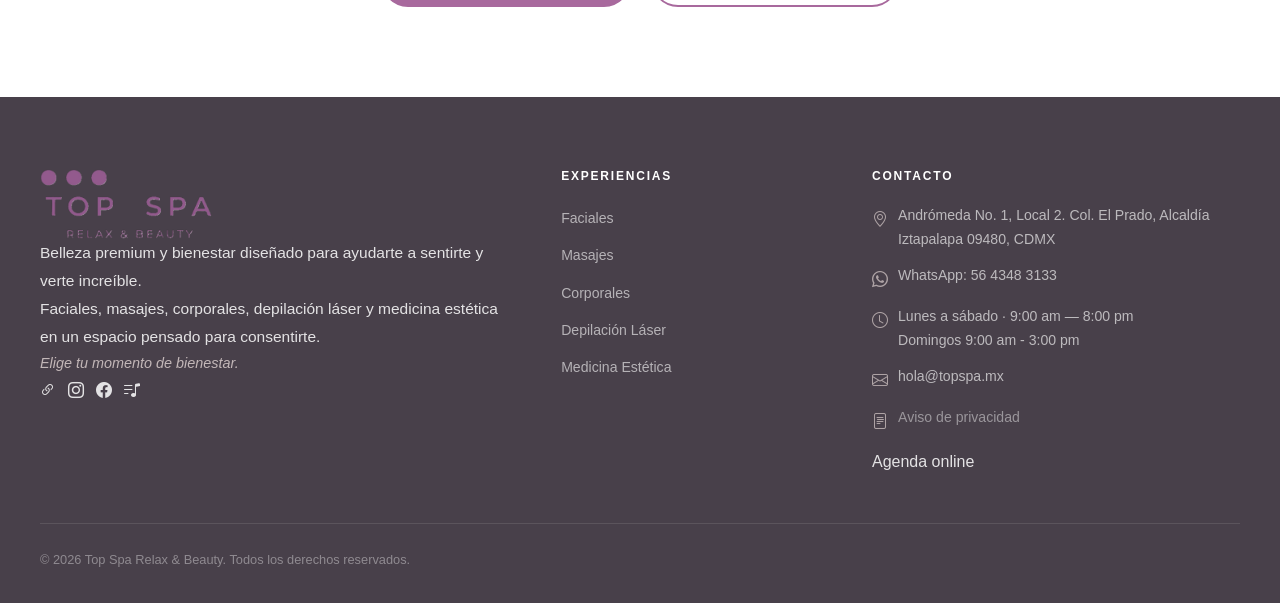
<file: pages/depilaciones.html>
<!DOCTYPE html>
<html lang="es">
<head>
  <meta charset="UTF-8">
  <meta name="viewport" content="width=device-width, initial-scale=1.0">
  <title>Top Spa Relax & Beauty | Depilaciones</title>
  <meta name="description" content="Depilación con tecnologías IPL/SHR y Diodo en zonas faciales y corporales. Paquetes de 10 sesiones para resultados duraderos.">
  <link rel="stylesheet" href="../css/styles.css">
  <link rel="stylesheet" href="https://cdn.jsdelivr.net/npm/bootstrap-icons@1.11.3/font/bootstrap-icons.min.css">
</head>
<body>

  <!-- Navbar -->
  <nav class="navbar" id="navbar">
    <div class="navbar-inner">
      <a href="../index.html" class="navbar-logo">
        <img src="../assets/images/logo topspa_oficial.PNG" alt="Top Spa Logo">
      </a>
      <div class="navbar-nav">
        <a href="../index.html">Inicio</a>
        <a href="./depilaciones.html"  class="active">Depilaciones</a>
        <a href="./masajes.html">Masajes</a>
        <a href="./faciales.html">Faciales</a>
        <a href="./corporales.html">Corporales</a>
        <a href="./medicina-estetica.html" >Medicina Estética</a>
        <a href="../index.html#contacto">Contacto</a>
      </div>
      <div class="navbar-actions">
        <a href="https://wa.me/525643483133" class="btn btn-primary" data-wa="Hola, me gustaría agendar un facial en Top Spa." target="_blank" rel="noopener"><i class="bi bi-whatsapp"></i> Reservar</a>
      </div>
      <div class="hamburger" id="hamburger">
        <span></span><span></span><span></span>
      </div>
    </div>
  </nav>

  <!-- Mobile Nav -->
  <div class="mobile-nav" id="mobileNav">
    <a href="../index.html">Inicio</a>
    <a href="./depilaciones.html" class="active">Depilaciones</a>
    <a href="./masajes.html">Masajes</a>
    <a href="./faciales.html">Faciales</a>
    <a href="./corporales.html">Corporales</a>
    <a href="./medicina-estetica.html" >Medicina Estética</a>
    <a href="../index.html#contacto">Contacto</a>
    <a href="https://wa.me/525643483133" class="btn btn-primary" data-wa="Hola, me gustaría cotizar un paquete de depilación en Top Spa." target="_blank" rel="noopener"><i class="bi bi-whatsapp"></i> Reservar por WhatsApp</a>
  </div>

  <!-- Hero -->
  <header class="page-hero">
    <div class="container reveal">
      <div class="breadcrumb">
        <a href="../index.html">Inicio</a> <span>/</span> Depilaciones
      </div>
      <h1>Depilaciones Definitivas</h1>
      <p>Tecnologías IPL/SHR y Diodo para todas las zonas. Paquetes de 10 sesiones para resultados duraderos con mínima molestia.</p>
    </div>
  </header>

  <!-- Contenido -->
  <section class="section">
    <div class="container">

      <div class="info-box reveal">
        <h4><i class="bi bi-info-circle"></i> ¿Cómo funciona la depilación IPL/SHR y Diodo?</h4>
        <p>Ambas tecnologías son seguras y efectivas para eliminar el vello no deseado. El método <strong>IPL/SHR</strong> utiliza luz pulsada intensa para calentar el folículo gradualmente, ideal para pieles sensibles. El <strong>Láser Diodo</strong> penetra más profundo y es altamente efectivo para vellos más gruesos y diversos tonos de piel. Nuestras especialistas evaluarán tu caso para recomendarte la mejor opción. <strong>Tiempo estimado por sesión: 20–60 min según la zona.</strong></p>
      </div>

      <!-- Zona Chica -->
      <div class="zone-section reveal">
        <div class="zone-title">
          <h3>Zona Chica</h3>
          <span class="zone-badge">Paquete 10 Sesiones</span>
        </div>
        <p style="margin-bottom:28px; opacity:0.8;">Bigote, cuello, mejillas, nuca, patillas, 1/2 línea de abdomen, axila, manos, ombligo, ingles, pies y bikini tradicional.</p>
        <div class="grid-2">
          <div class="price-col price-col-ipl">
            <div class="price-col-header">IPL / SHR</div>
            <div class="price-col-amount">$1,970</div>
            <div class="price-col-sublabel">paquete 10 sesiones</div>
            <ul class="price-col-features">
              <li><i class="bi bi-check-lg"></i> Luz pulsada intensa</li>
              <li><i class="bi bi-check-lg"></i> Ideal para pieles sensibles</li>
              <li><i class="bi bi-check-lg"></i> Calentamiento gradual del folículo</li>
            </ul>
            <div class="price-col-cta">
              <a href="https://wa.me/525643483133" class="btn btn-primary" data-wa="Hola, me gustaría cotizar Depilación Zona Chica IPL/SHR en Top Spa." target="_blank" rel="noopener"><i class="bi bi-whatsapp"></i> Cotizar</a>
            </div>
          </div>
          <div class="price-col price-col-diodo">
            <div class="price-col-header">Diodo</div>
            <div class="price-col-amount">$2,970</div>
            <div class="price-col-sublabel">paquete 10 sesiones</div>
            <ul class="price-col-features">
              <li><i class="bi bi-check-lg"></i> Mayor penetración en folículo</li>
              <li><i class="bi bi-check-lg"></i> Para todo tipo de piel</li>
              <li><i class="bi bi-check-lg"></i> Más efectivo en vello grueso</li>
            </ul>
            <div class="price-col-cta">
              <a href="https://wa.me/525643483133" class="btn btn-gold" data-wa="Hola, me gustaría cotizar Depilación Zona Chica Diodo en Top Spa." target="_blank" rel="noopener"><i class="bi bi-whatsapp"></i> Cotizar</a>
            </div>
          </div>
        </div>
      </div>

      <!-- Zona Mediana -->
      <div class="zone-section reveal reveal-delay-1">
        <div class="zone-title">
          <h3>Zona Mediana</h3>
          <span class="zone-badge">Paquete 10 Sesiones</span>
        </div>
        <p style="margin-bottom:28px; opacity:0.8;">1/2 brazo, busto, hombros, línea completa de abdomen, 1/2 muslo, entrepierna, bikini completo, espalda inferior/superior, abdomen, pecho, glúteos, medias piernas y muslos.</p>
        <div class="grid-2">
          <div class="price-col price-col-ipl">
            <div class="price-col-header">IPL / SHR</div>
            <div class="price-col-amount">$2,970</div>
            <div class="price-col-sublabel">paquete 10 sesiones</div>
            <ul class="price-col-features">
              <li><i class="bi bi-check-lg"></i> Luz pulsada intensa</li>
              <li><i class="bi bi-check-lg"></i> Ideal para pieles sensibles</li>
              <li><i class="bi bi-check-lg"></i> Calentamiento gradual del folículo</li>
            </ul>
            <div class="price-col-cta">
              <a href="https://wa.me/525643483133" class="btn btn-primary" data-wa="Hola, me gustaría cotizar Depilación Zona Mediana IPL/SHR en Top Spa." target="_blank" rel="noopener"><i class="bi bi-whatsapp"></i> Cotizar</a>
            </div>
          </div>
          <div class="price-col price-col-diodo">
            <div class="price-col-header">Diodo</div>
            <div class="price-col-amount">$3,970</div>
            <div class="price-col-sublabel">paquete 10 sesiones</div>
            <ul class="price-col-features">
              <li><i class="bi bi-check-lg"></i> Mayor penetración en folículo</li>
              <li><i class="bi bi-check-lg"></i> Para todo tipo de piel</li>
              <li><i class="bi bi-check-lg"></i> Más efectivo en vello grueso</li>
            </ul>
            <div class="price-col-cta">
              <a href="https://wa.me/525643483133" class="btn btn-gold" data-wa="Hola, me gustaría cotizar Depilación Zona Mediana Diodo en Top Spa." target="_blank" rel="noopener"><i class="bi bi-whatsapp"></i> Cotizar</a>
            </div>
          </div>
        </div>
      </div>

      <!-- Zona Grande -->
      <div class="zone-section reveal reveal-delay-2">
        <div class="zone-title">
          <h3>Zona Grande</h3>
          <span class="zone-badge">Paquete 10 Sesiones</span>
        </div>
        <p style="margin-bottom:28px; opacity:0.8;">Cara completa, espalda completa, brazos completos y piernas completas.</p>
        <div class="grid-2">
          <div class="price-col price-col-ipl">
            <div class="price-col-header">IPL / SHR</div>
            <div class="price-col-amount">$3,970</div>
            <div class="price-col-sublabel">paquete 10 sesiones</div>
            <ul class="price-col-features">
              <li><i class="bi bi-check-lg"></i> Luz pulsada intensa</li>
              <li><i class="bi bi-check-lg"></i> Ideal para pieles sensibles</li>
              <li><i class="bi bi-check-lg"></i> Calentamiento gradual del folículo</li>
            </ul>
            <div class="price-col-cta">
              <a href="https://wa.me/525643483133" class="btn btn-primary" data-wa="Hola, me gustaría cotizar Depilación Zona Grande IPL/SHR en Top Spa." target="_blank" rel="noopener"><i class="bi bi-whatsapp"></i> Cotizar</a>
            </div>
          </div>
          <div class="price-col price-col-diodo">
            <div class="price-col-header">Diodo</div>
            <div class="price-col-amount">$5,970</div>
            <div class="price-col-sublabel">paquete 10 sesiones</div>
            <ul class="price-col-features">
              <li><i class="bi bi-check-lg"></i> Mayor penetración en folículo</li>
              <li><i class="bi bi-check-lg"></i> Para todo tipo de piel</li>
              <li><i class="bi bi-check-lg"></i> Más efectivo en vello grueso</li>
            </ul>
            <div class="price-col-cta">
              <a href="https://wa.me/525643483133" class="btn btn-gold" data-wa="Hola, me gustaría cotizar Depilación Zona Grande Diodo en Top Spa." target="_blank" rel="noopener"><i class="bi bi-whatsapp"></i> Cotizar</a>
            </div>
          </div>
        </div>
      </div>

      <!-- Todas las zonas -->
      <div class="zone-section reveal reveal-delay-3">
        <div class="zone-title">
          <h3>Todas las Zonas</h3>
          <span class="zone-badge">Paquete 10 Sesiones</span>
        </div>
        <p style="margin-bottom:28px; opacity:0.8;">El paquete más completo: todas las zonas faciales y corporales que requieras, sin límites.</p>
        <div class="grid-2">
          <div class="price-col price-col-ipl">
            <div class="price-col-header">IPL / SHR</div>
            <div class="price-col-amount">$9,970</div>
            <div class="price-col-sublabel">paquete 10 sesiones · todas las zonas</div>
            <ul class="price-col-features">
              <li><i class="bi bi-check-lg"></i> Cobertura corporal completa</li>
              <li><i class="bi bi-check-lg"></i> Luz pulsada intensa</li>
              <li><i class="bi bi-check-lg"></i> Ideal para pieles sensibles</li>
            </ul>
            <div class="price-col-cta">
              <a href="https://wa.me/525643483133" class="btn btn-primary" data-wa="Hola, me gustaría cotizar el paquete Todas las Zonas IPL/SHR en Top Spa." target="_blank" rel="noopener"><i class="bi bi-whatsapp"></i> Cotizar</a>
            </div>
          </div>
          <div class="price-col price-col-diodo">
            <div class="price-col-header">Diodo</div>
            <div class="price-col-amount">$14,970</div>
            <div class="price-col-sublabel">paquete 10 sesiones · todas las zonas</div>
            <ul class="price-col-features">
              <li><i class="bi bi-check-lg"></i> Cobertura corporal completa</li>
              <li><i class="bi bi-check-lg"></i> Mayor penetración en folículo</li>
              <li><i class="bi bi-check-lg"></i> Para todo tipo de piel</li>
            </ul>
            <div class="price-col-cta">
              <a href="https://wa.me/525643483133" class="btn btn-gold" data-wa="Hola, me gustaría cotizar el paquete Todas las Zonas Diodo en Top Spa." target="_blank" rel="noopener"><i class="bi bi-whatsapp"></i> Cotizar</a>
            </div>
          </div>
        </div>
      </div>

      <!-- CTA Local -->
      <div class="text-center reveal" style="margin-top:48px;">
        <a href="#" class="btn btn-primary" data-wa="Hola, me gustaría cotizar mi paquete de depilación y reservar una valoración en Top Spa."><i class="bi bi-whatsapp"></i> Cotizar mi paquete</a>
        <a href="#" class="btn btn-secondary" style="margin-left:16px;" data-wa="Hola, me gustaría reservar una valoración de depilación en Top Spa.">Reservar valoración</a>
      </div>

    </div>
  </section>

  <!-- Footer -->
  <footer class="footer">
    <div class="footer-inner three-col">
      <div class="footer-col brand">
        <img src="../assets/images/logo topspa_oficial.PNG" height="70" alt="Top Spa Logo">
        <p>Belleza premium y bienestar diseñado para ayudarte a sentirte y verte increíble.</p>
        <p>Faciales, masajes, corporales, depilación láser y medicina estética en un espacio pensado para consentirte.</p>
        <p class="footer-tagline">Elige tu momento de bienestar.</p>
        <div class="social-links">
          <a href="https://linktr.ee/topsparelaxbeauty" target="_blank" rel="noopener" aria-label="Linktree"><i class="bi bi-link-45deg"></i></a>
          <a href="https://www.instagram.com/topsparelaxbeauty/" target="_blank" rel="noopener" aria-label="Instagram"><i class="bi bi-instagram"></i></a>
          <a href="https://www.facebook.com/TopSpaRelaxBeauty/" target="_blank" rel="noopener" aria-label="Facebook"><i class="bi bi-facebook"></i></a>
          <a href="https://www.tiktok.com/@topspa_cdmx" target="_blank" rel="noopener" aria-label="TikTok"><i class="bi bi-music-note-list"></i></a>
        </div>
      </div>
      <div class="footer-col experiences">
        <h5>EXPERIENCIAS</h5>
        <ul>
          <li><a href="./faciales.html">Faciales</a></li>
          <li><a href="./masajes.html">Masajes</a></li>
          <li><a href="./corporales.html">Corporales</a></li>
          <li><a href="./depilaciones.html">Depilación Láser</a></li>
          <li><a href="./corporales.html">Medicina Estética</a></li>
        </ul>
      </div>
      <div class="footer-col contact">
        <h5>CONTACTO</h5>
        <div class="footer-contact-item"><i class="bi bi-geo-alt"></i><span>Andrómeda No. 1, Local 2. Col. El Prado, Alcaldía Iztapalapa 09480, CDMX</span></div>
        <div class="footer-contact-item"><i class="bi bi-whatsapp"></i><span>WhatsApp: 56 4348 3133</span></div>
        <div class="footer-contact-item"><i class="bi bi-clock"></i><span>Lunes a sábado · 9:00 am — 8:00 pm<br>Domingos 9:00 am - 3:00 pm</span></div>
        <div class="footer-contact-item"><i class="bi bi-envelope"></i><a href="mailto:hola@topspa.mx">hola@topspa.mx</a></div>
        <div class="footer-contact-item footer-privacy"><i class="bi bi-file-text"></i><a href="#">Aviso de privacidad</a></div>
        <div style="margin-top:8px;"><a href="https://mxfwa1.flowww.net/887761/1/details" target="_blank" rel="noopener">Agenda online</a></div>
      </div>
    </div>
    <div class="footer-bottom">
      <p>&copy; 2026 Top Spa Relax & Beauty. Todos los derechos reservados.</p>
    </div>
  </footer>

  <!-- WhatsApp Float -->
  <a href="https://wa.me/525643483133" class="wa-float" data-wa="Hola, me gustaría información sobre depilación en Top Spa." title="Reserva por WhatsApp" target="_blank" rel="noopener">
    <i class="bi bi-whatsapp" style="font-size:1.7rem; color:white;"></i>
  </a>

  <script src="../js/main.js"></script>
</body>
</html>
</file>
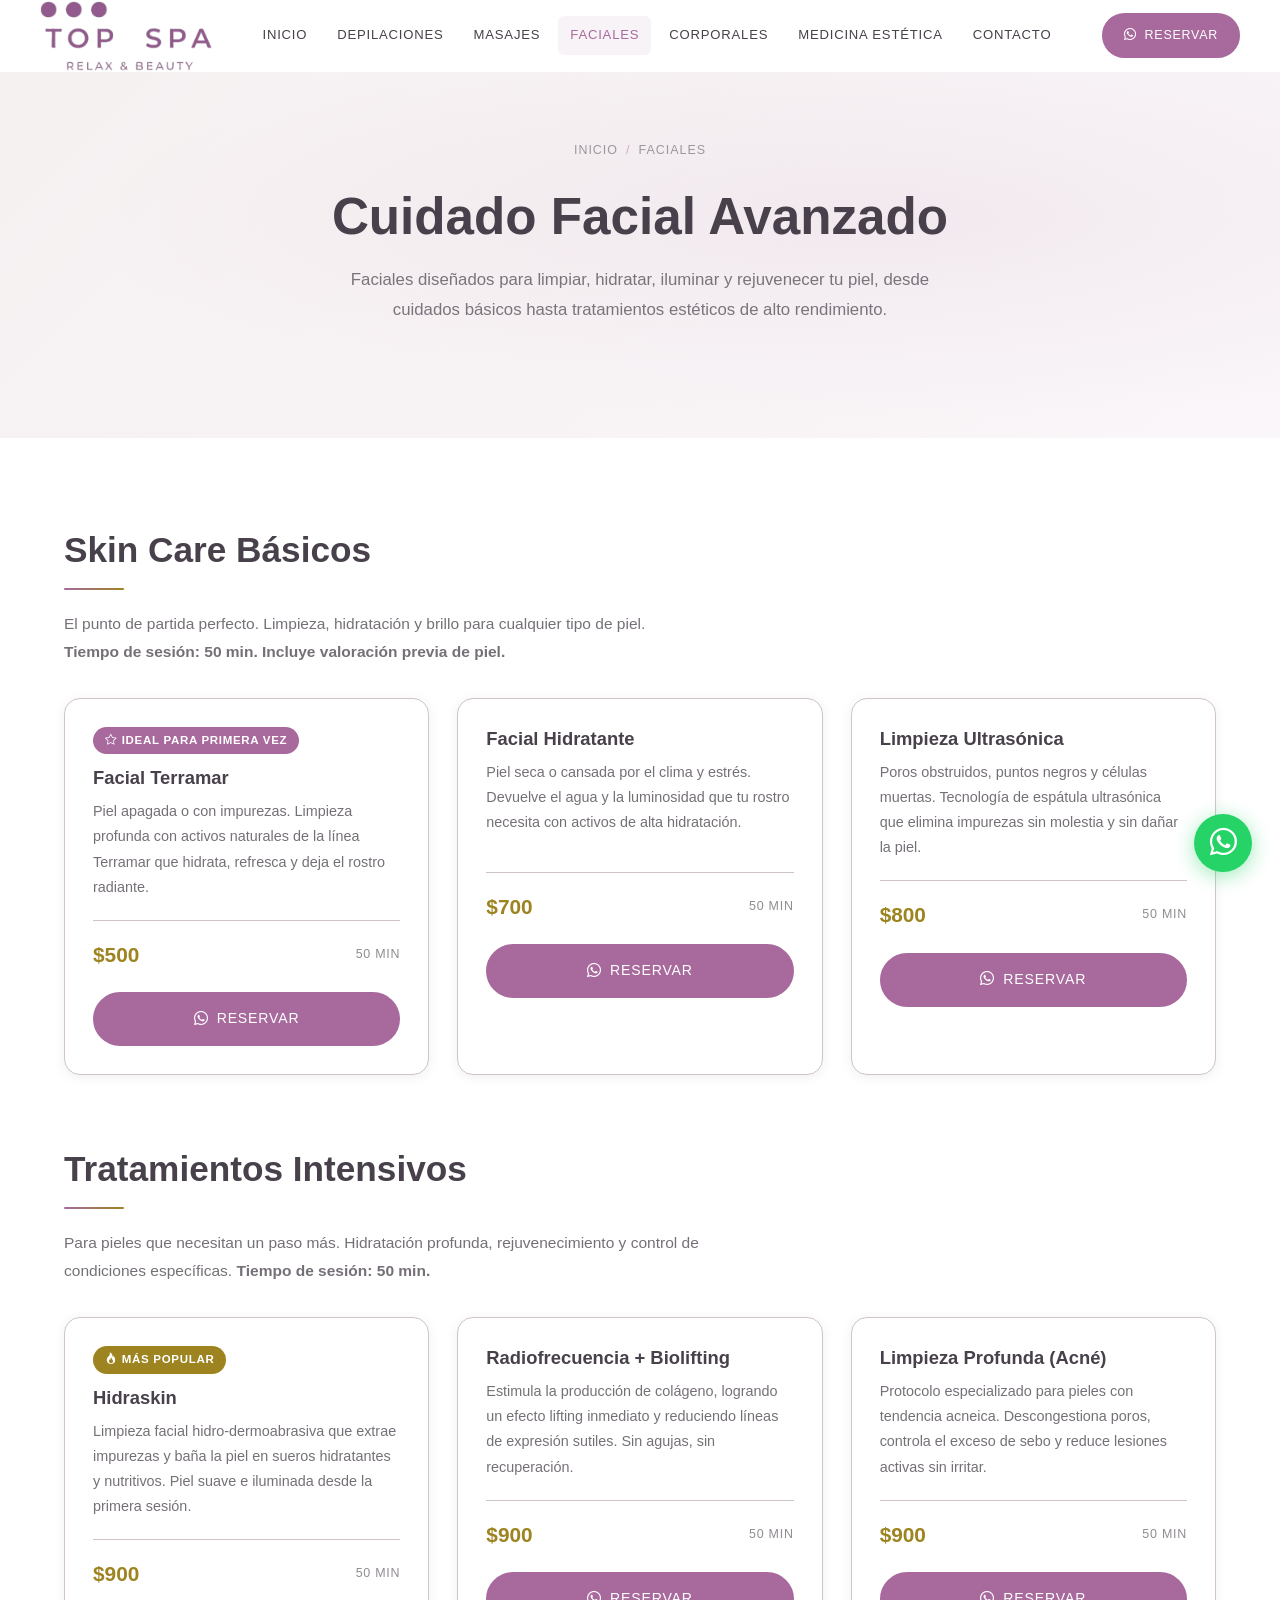
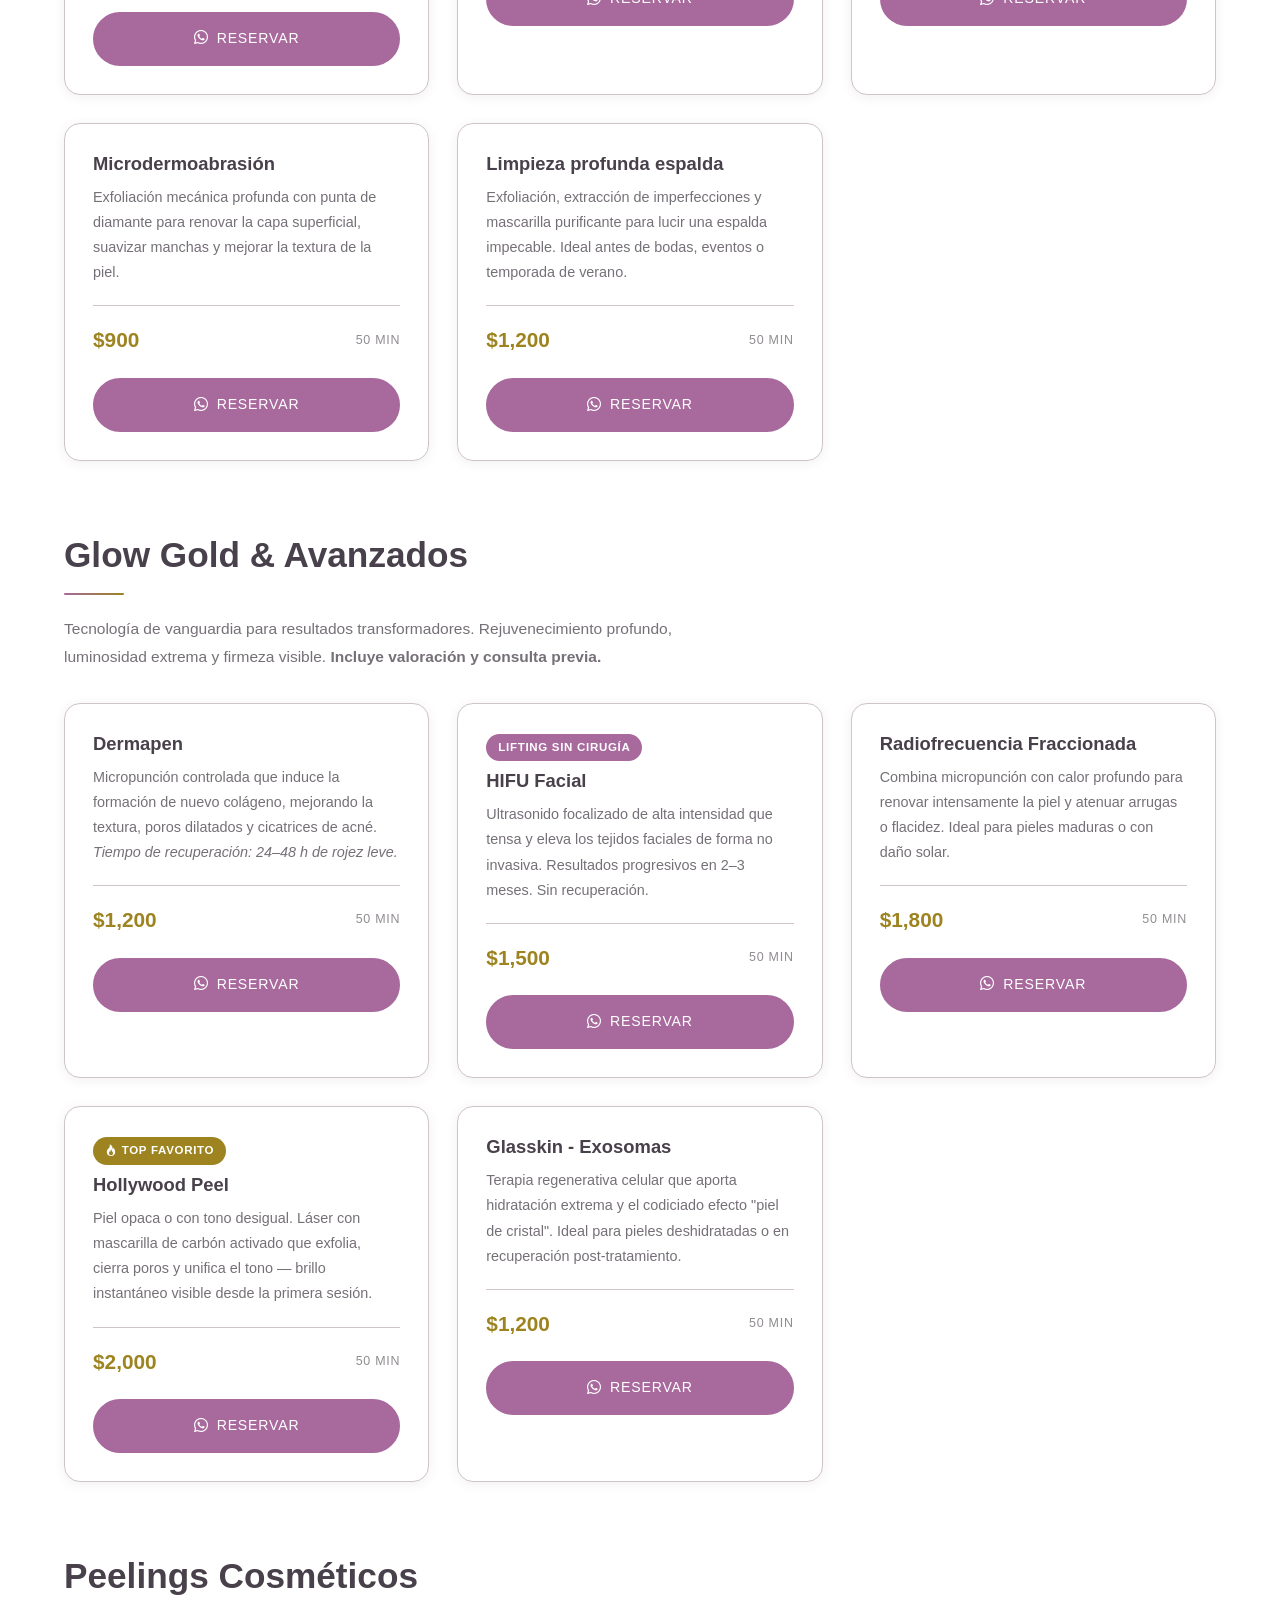
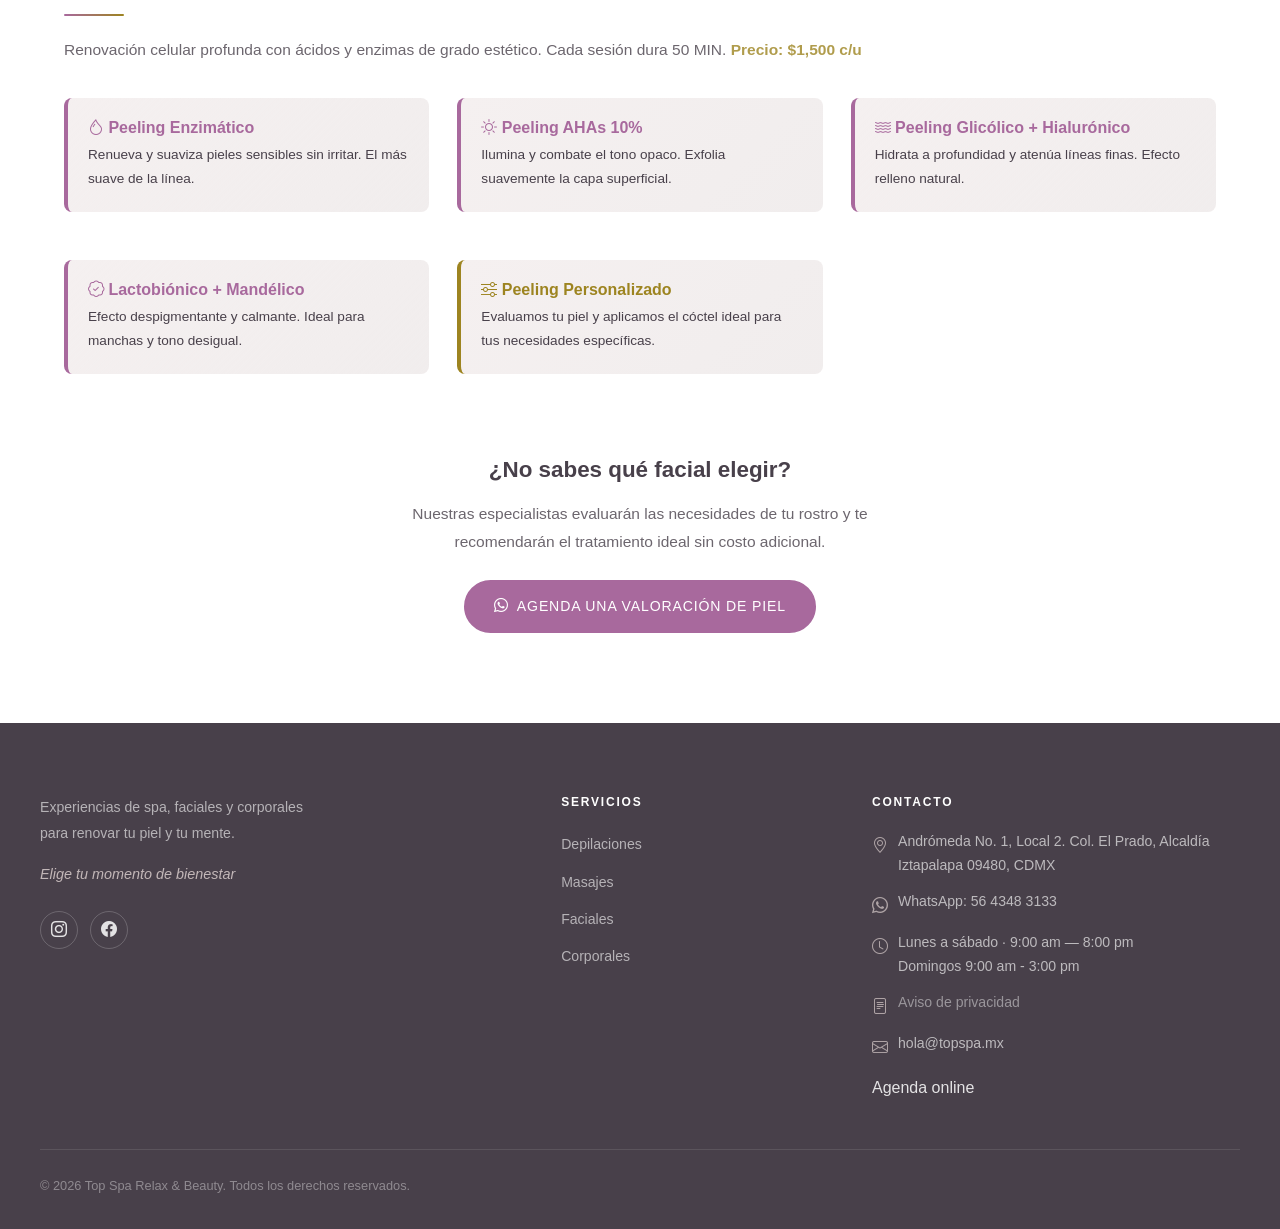
<file: pages/faciales.html>
<!DOCTYPE html>
<html lang="es">
<head>
  <meta charset="UTF-8">
  <meta name="viewport" content="width=device-width, initial-scale=1.0">
  <title>Top Spa Relax & Beauty | Faciales</title>
  <meta name="description" content="Faciales diseñados para limpiar, hidratar, iluminar y rejuvenecer tu piel, desde cuidados básicos hasta tratamientos estéticos avanzados.">
  <link rel="stylesheet" href="../css/styles.css">
  <link rel="stylesheet" href="https://cdn.jsdelivr.net/npm/bootstrap-icons@1.11.3/font/bootstrap-icons.min.css">
</head>
<body>

  <!-- Navbar -->
  <nav class="navbar" id="navbar">
    <div class="navbar-inner">
      <a href="../index.html" class="navbar-logo">
        <img src="../assets/images/logo topspa_oficial.PNG" alt="Top Spa Logo">
      </a>
      <div class="navbar-nav">
        <a href="../index.html">Inicio</a>
        <a href="./depilaciones.html">Depilaciones</a>
        <a href="./masajes.html">Masajes</a>
        <a href="./faciales.html" class="active">Faciales</a>
        <a href="./corporales.html">Corporales</a>
        <a href="./medicina-estetica.html" >Medicina Estética</a>
        <a href="../index.html#contacto">Contacto</a>
      </div>
      <div class="navbar-actions">
        <a href="https://wa.me/525643483133" class="btn btn-primary" data-wa="Hola, me gustaría agendar un facial en Top Spa." target="_blank" rel="noopener"><i class="bi bi-whatsapp"></i> Reservar</a>
      </div>
      <div class="hamburger" id="hamburger">
        <span></span><span></span><span></span>
      </div>
    </div>
  </nav>

  <!-- Mobile Nav -->
  <div class="mobile-nav" id="mobileNav">
    <a href="../index.html">Inicio</a>
    <a href="./depilaciones.html">Depilaciones</a>
    <a href="./masajes.html">Masajes</a>
    <a href="./faciales.html" class="active">Faciales</a>
    <a href="./corporales.html">Corporales</a>
    <a href="./medicina-estetica.html" >Medicina Estética</a>
    <a href="../index.html#contacto">Contacto</a>
    <a href="https://wa.me/525643483133" class="btn btn-primary" data-wa="Hola, me gustaría agendar un facial en Top Spa." target="_blank" rel="noopener"><i class="bi bi-whatsapp"></i> Reservar por WhatsApp</a>
  </div>

  <!-- Hero -->
  <header class="page-hero">
    <div class="container reveal">
      <div class="breadcrumb">
        <a href="../index.html">Inicio</a> <span>/</span> Faciales
      </div>
      <h1>Cuidado Facial Avanzado</h1>
      <p>Faciales diseñados para limpiar, hidratar, iluminar y rejuvenecer tu piel, desde cuidados básicos hasta tratamientos estéticos de alto rendimiento.</p>
    </div>
  </header>

  <!-- Contenido -->
  <section class="section">
    <div class="container">

      <!-- Skin Care básicos -->
      <div class="service-block reveal">
        <h2 class="section-title">Skin Care Básicos</h2>
        <div class="divider divider-left"></div>
        <p style="margin-bottom:32px; opacity:0.75; max-width:640px;">El punto de partida perfecto. Limpieza, hidratación y brillo para cualquier tipo de piel. <strong>Tiempo de sesión: 50 min. Incluye valoración previa de piel.</strong></p>
        <div class="grid-3">
          <div class="card">
            <div class="card-body">
              <div class="card-badges">
                <span class="badge badge-first-time"><i class="bi bi-star"></i> Ideal para primera vez</span>
              </div>
              <h3 class="card-title">Facial Terramar</h3>
              <p class="card-text">Piel apagada o con impurezas. Limpieza profunda con activos naturales de la línea Terramar que hidrata, refresca y deja el rostro radiante.</p>
              <div class="card-meta">
                <span class="price-tag">$500</span>
                <span class="duration-tag">50 MIN</span>
              </div>
              <a href="#" class="btn btn-primary btn-block" data-wa="Hola, me gustaría agendar el Facial Terramar en Top Spa."><i class="bi bi-whatsapp"></i> Reservar</a>
            </div>
          </div>
          <div class="card">
            <div class="card-body">
              <h3 class="card-title">Facial Hidratante</h3>
              <p class="card-text">Piel seca o cansada por el clima y estrés. Devuelve el agua y la luminosidad que tu rostro necesita con activos de alta hidratación.</p>
              <div class="card-meta">
                <span class="price-tag">$700</span>
                <span class="duration-tag">50 MIN</span>
              </div>
              <a href="#" class="btn btn-primary btn-block" data-wa="Hola, me gustaría agendar el Facial Hidratante en Top Spa."><i class="bi bi-whatsapp"></i> Reservar</a>
            </div>
          </div>
          <div class="card">
            <div class="card-body">
              <h3 class="card-title">Limpieza Ultrasónica</h3>
              <p class="card-text">Poros obstruidos, puntos negros y células muertas. Tecnología de espátula ultrasónica que elimina impurezas sin molestia y sin dañar la piel.</p>
              <div class="card-meta">
                <span class="price-tag">$800</span>
                <span class="duration-tag">50 MIN</span>
              </div>
              <a href="#" class="btn btn-primary btn-block" data-wa="Hola, me gustaría agendar una Limpieza Ultrasónica en Top Spa."><i class="bi bi-whatsapp"></i> Reservar</a>
            </div>
          </div>
        </div>
      </div>

      <!-- Intensivos -->
      <div class="service-block reveal reveal-delay-1">
        <h2 class="section-title">Tratamientos Intensivos</h2>
        <div class="divider divider-left"></div>
        <p style="margin-bottom:32px; opacity:0.75; max-width:640px;">Para pieles que necesitan un paso más. Hidratación profunda, rejuvenecimiento y control de condiciones específicas. <strong>Tiempo de sesión: 50 min.</strong></p>
        <div class="grid-3">
          <div class="card"><div class="card-body">
            <div class="card-badges"><span class="badge badge-popular"><i class="bi bi-fire"></i> Más popular</span></div>
            <h3 class="card-title">Hidraskin</h3>
            <p class="card-text">Limpieza facial hidro-dermoabrasiva que extrae impurezas y baña la piel en sueros hidratantes y nutritivos. Piel suave e iluminada desde la primera sesión.</p>
            <div class="card-meta"><span class="price-tag">$900</span><span class="duration-tag">50 MIN</span></div>
            <a href="#" class="btn btn-primary btn-block" data-wa="Hola, me gustaría agendar Hidraskin en Top Spa."><i class="bi bi-whatsapp"></i> Reservar</a>
          </div></div>
          <div class="card"><div class="card-body">
            <h3 class="card-title">Radiofrecuencia + Biolifting</h3>
            <p class="card-text">Estimula la producción de colágeno, logrando un efecto lifting inmediato y reduciendo líneas de expresión sutiles. Sin agujas, sin recuperación.</p>
            <div class="card-meta"><span class="price-tag">$900</span><span class="duration-tag">50 MIN</span></div>
            <a href="#" class="btn btn-primary btn-block" data-wa="Hola, me gustaría agendar Radiofrecuencia con Biolifting en Top Spa."><i class="bi bi-whatsapp"></i> Reservar</a>
          </div></div>
          <div class="card"><div class="card-body">
            <h3 class="card-title">Limpieza Profunda (Acné)</h3>
            <p class="card-text">Protocolo especializado para pieles con tendencia acneica. Descongestiona poros, controla el exceso de sebo y reduce lesiones activas sin irritar.</p>
            <div class="card-meta"><span class="price-tag">$900</span><span class="duration-tag">50 MIN</span></div>
            <a href="#" class="btn btn-primary btn-block" data-wa="Hola, me gustaría agendar una Limpieza Profunda para acné en Top Spa."><i class="bi bi-whatsapp"></i> Reservar</a>
          </div></div>
          <div class="card"><div class="card-body">
            <h3 class="card-title">Microdermoabrasión</h3>
            <p class="card-text">Exfoliación mecánica profunda con punta de diamante para renovar la capa superficial, suavizar manchas y mejorar la textura de la piel.</p>
            <div class="card-meta"><span class="price-tag">$900</span><span class="duration-tag">50 MIN</span></div>
            <a href="#" class="btn btn-primary btn-block" data-wa="Hola, me gustaría agendar Microdermoabrasión en Top Spa."><i class="bi bi-whatsapp"></i> Reservar</a>
          </div></div>
          <div class="card"><div class="card-body">
            <h3 class="card-title">Limpieza profunda espalda</h3>
            <p class="card-text">Exfoliación, extracción de imperfecciones y mascarilla purificante para lucir una espalda impecable. Ideal antes de bodas, eventos o temporada de verano.</p>
            <div class="card-meta"><span class="price-tag">$1,200</span><span class="duration-tag">50 MIN</span></div>
            <a href="#" class="btn btn-primary btn-block" data-wa="Hola, me gustaría agendar la Limpieza Profunda de Espalda en Top Spa."><i class="bi bi-whatsapp"></i> Reservar</a>
          </div></div>
        </div>
      </div>

      <!-- Glow Gold y avanzados -->
      <div class="service-block reveal">
        <h2 class="section-title">Glow Gold & Avanzados</h2>
        <div class="divider divider-left"></div>
        <p style="margin-bottom:32px; opacity:0.75; max-width:640px;">Tecnología de vanguardia para resultados transformadores. Rejuvenecimiento profundo, luminosidad extrema y firmeza visible. <strong>Incluye valoración y consulta previa.</strong></p>
        <div class="grid-3">
          <div class="card"><div class="card-body">
            <h3 class="card-title">Dermapen</h3>
            <p class="card-text">Micropunción controlada que induce la formación de nuevo colágeno, mejorando la textura, poros dilatados y cicatrices de acné. <em>Tiempo de recuperación: 24–48 h de rojez leve.</em></p>
            <div class="card-meta"><span class="price-tag">$1,200</span><span class="duration-tag">50 MIN</span></div>
            <a href="#" class="btn btn-primary btn-block" data-wa="Hola, me gustaría información sobre Dermapen en Top Spa."><i class="bi bi-whatsapp"></i> Reservar</a>
          </div></div>
          <div class="card"><div class="card-body">
            <span class="badge badge-rose" style="margin-bottom:8px;">Lifting sin cirugía</span>
            <h3 class="card-title">HIFU Facial</h3>
            <p class="card-text">Ultrasonido focalizado de alta intensidad que tensa y eleva los tejidos faciales de forma no invasiva. Resultados progresivos en 2–3 meses. Sin recuperación.</p>
            <div class="card-meta"><span class="price-tag">$1,500</span><span class="duration-tag">50 MIN</span></div>
            <a href="#" class="btn btn-primary btn-block" data-wa="Hola, me gustaría información sobre HIFU Facial en Top Spa."><i class="bi bi-whatsapp"></i> Reservar</a>
          </div></div>
          <div class="card"><div class="card-body">
            <h3 class="card-title">Radiofrecuencia Fraccionada</h3>
            <p class="card-text">Combina micropunción con calor profundo para renovar intensamente la piel y atenuar arrugas o flacidez. Ideal para pieles maduras o con daño solar.</p>
            <div class="card-meta"><span class="price-tag">$1,800</span><span class="duration-tag">50 MIN</span></div>
            <a href="#" class="btn btn-primary btn-block" data-wa="Hola, me gustaría información sobre Radiofrecuencia Fraccionada en Top Spa."><i class="bi bi-whatsapp"></i> Reservar</a>
          </div></div>
          <div class="card"><div class="card-body">
            <span class="badge badge-gold" style="margin-bottom:8px;"><i class="bi bi-fire"></i> Top Favorito</span>
            <h3 class="card-title">Hollywood Peel</h3>
            <p class="card-text">Piel opaca o con tono desigual. Láser con mascarilla de carbón activado que exfolia, cierra poros y unifica el tono — brillo instantáneo visible desde la primera sesión.</p>
            <div class="card-meta"><span class="price-tag">$2,000</span><span class="duration-tag">50 MIN</span></div>
            <a href="#" class="btn btn-primary btn-block" data-wa="Hola, me gustaría agendar Hollywood Peel en Top Spa."><i class="bi bi-whatsapp"></i> Reservar</a>
          </div></div>
          <div class="card"><div class="card-body">
            <h3 class="card-title">Glasskin - Exosomas</h3>
            <p class="card-text">Terapia regenerativa celular que aporta hidratación extrema y el codiciado efecto "piel de cristal". Ideal para pieles deshidratadas o en recuperación post-tratamiento.</p>
            <div class="card-meta"><span class="price-tag">$1,200</span><span class="duration-tag">50 MIN</span></div>
            <a href="#" class="btn btn-primary btn-block" data-wa="Hola, me gustaría información sobre Glasskin Exosomas en Top Spa."><i class="bi bi-whatsapp"></i> Reservar</a>
          </div></div>
        </div>
      </div>

      <!-- Peelings cosméticos -->
      <div class="service-block reveal reveal-delay-1">
        <h2 class="section-title">Peelings Cosméticos</h2>
        <div class="divider divider-left"></div>
        <p style="margin-bottom:24px; opacity:0.8;">Renovación celular profunda con ácidos y enzimas de grado estético. Cada sesión dura 50 MIN. <strong style="color:var(--gold)">Precio: $1,500 c/u</strong></p>
        <div class="grid-3">
          <div class="info-box" style="margin:10px 0; padding:20px;">
            <h4 style="margin-bottom:5px;"><i class="bi bi-droplet"></i> Peeling Enzimático</h4>
            <p style="font-size:0.85rem; margin-bottom:0;">Renueva y suaviza pieles sensibles sin irritar. El más suave de la línea.</p>
          </div>
          <div class="info-box" style="margin:10px 0; padding:20px;">
            <h4 style="margin-bottom:5px;"><i class="bi bi-brightness-high"></i> Peeling AHAs 10%</h4>
            <p style="font-size:0.85rem; margin-bottom:0;">Ilumina y combate el tono opaco. Exfolia suavemente la capa superficial.</p>
          </div>
          <div class="info-box" style="margin:10px 0; padding:20px;">
            <h4 style="margin-bottom:5px;"><i class="bi bi-water"></i> Peeling Glicólico + Hialurónico</h4>
            <p style="font-size:0.85rem; margin-bottom:0;">Hidrata a profundidad y atenúa líneas finas. Efecto relleno natural.</p>
          </div>
          <div class="info-box" style="margin:10px 0; padding:20px;">
            <h4 style="margin-bottom:5px;"><i class="bi bi-patch-check"></i> Lactobiónico + Mandélico</h4>
            <p style="font-size:0.85rem; margin-bottom:0;">Efecto despigmentante y calmante. Ideal para manchas y tono desigual.</p>
          </div>
          <div class="info-box" style="margin:10px 0; padding:20px; border-left-color:var(--gold);">
            <h4 style="margin-bottom:5px; color:var(--gold);"><i class="bi bi-sliders"></i> Peeling Personalizado</h4>
            <p style="font-size:0.85rem; margin-bottom:0;">Evaluamos tu piel y aplicamos el cóctel ideal para tus necesidades específicas.</p>
          </div>
        </div>
      </div>

      <!-- CTA Local -->
      <div class="text-center reveal" style="margin-top:60px;">
        <h3 style="margin-bottom:16px;">¿No sabes qué facial elegir?</h3>
        <p style="opacity:0.8; margin-bottom:24px; max-width:500px; margin-left:auto; margin-right:auto;">Nuestras especialistas evaluarán las necesidades de tu rostro y te recomendarán el tratamiento ideal sin costo adicional.</p>
        <a href="#" class="btn btn-primary" data-wa="Hola, me gustaría agendar una valoración de piel en Top Spa para saber qué facial me conviene."><i class="bi bi-whatsapp"></i> Agenda una valoración de piel</a>
      </div>

    </div>
  </section>

  <!-- Footer -->
  <footer class="footer">
    <div class="footer-inner">
      <div class="footer-brand">
        
        <p>Experiencias de spa, faciales y corporales para renovar tu piel y tu mente.</p>
        <span class="footer-tagline">Elige tu momento de bienestar</span>
        <div class="social-links">
          <a href="#" class="social-link" aria-label="Instagram"><i class="bi bi-instagram"></i></a>
          <a href="#" class="social-link" aria-label="Facebook"><i class="bi bi-facebook"></i></a>
        </div>
      </div>
      <div>
        <h5>Servicios</h5>
        <ul>
          <li><a href="./depilaciones.html">Depilaciones</a></li>
          <li><a href="./masajes.html">Masajes</a></li>
          <li><a href="./faciales.html">Faciales</a></li>
          <li><a href="./corporales.html">Corporales</a></li>
        </ul>
      </div>
      <div>
        <h5>CONTACTO</h5>
        <div class="footer-contact-item"><i class="bi bi-geo-alt"></i><span>Andrómeda No. 1, Local 2. Col. El Prado, Alcaldía Iztapalapa 09480, CDMX</span></div>
        <div class="footer-contact-item"><i class="bi bi-whatsapp"></i><span>WhatsApp: 56 4348 3133</span></div>
        <div class="footer-contact-item"><i class="bi bi-clock"></i><span>Lunes a sábado · 9:00 am — 8:00 pm<br>Domingos 9:00 am - 3:00 pm</span></div>
        <div class="footer-contact-item footer-privacy"><i class="bi bi-file-text"></i><a href="#">Aviso de privacidad</a></div>
        <div class="footer-contact-item"><i class="bi bi-envelope"></i><a href="mailto:hola@topspa.mx">hola@topspa.mx</a></div>
        <div style="margin-top:8px;"><a href="https://mxfwa1.flowww.net/887761/1/details" target="_blank" rel="noopener">Agenda online</a></div>
      </div>
    </div>
    <div class="footer-bottom">
      <p>&copy; 2026 Top Spa Relax & Beauty. Todos los derechos reservados.</p>
    </div>
  </footer>

  <!-- WhatsApp Float -->
  <a href="https://wa.me/525643483133" class="wa-float" data-wa="Hola, me gustaría información sobre faciales en Top Spa." title="Reserva por WhatsApp" target="_blank" rel="noopener">
    <i class="bi bi-whatsapp" style="font-size:1.7rem; color:white;"></i>
  </a>

  <script src="../js/main.js"></script>
</body>
</html>
</file>
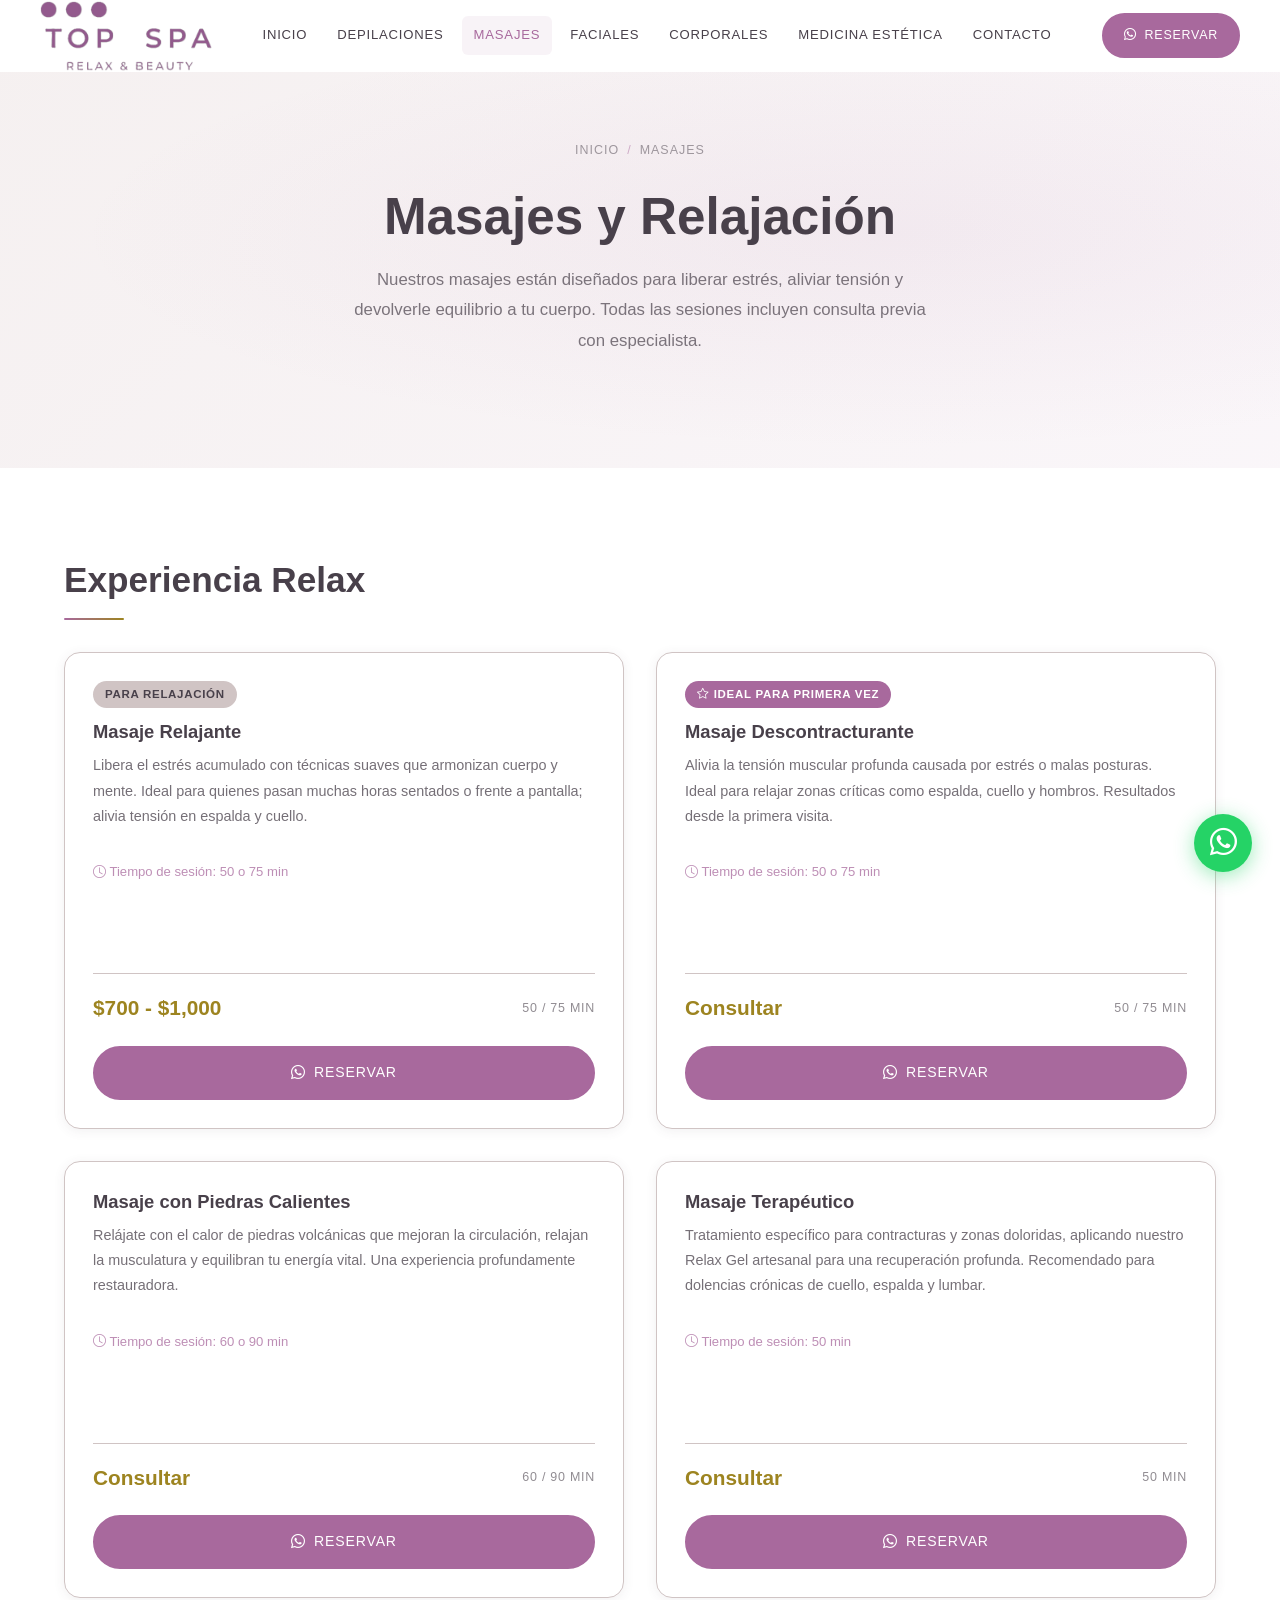
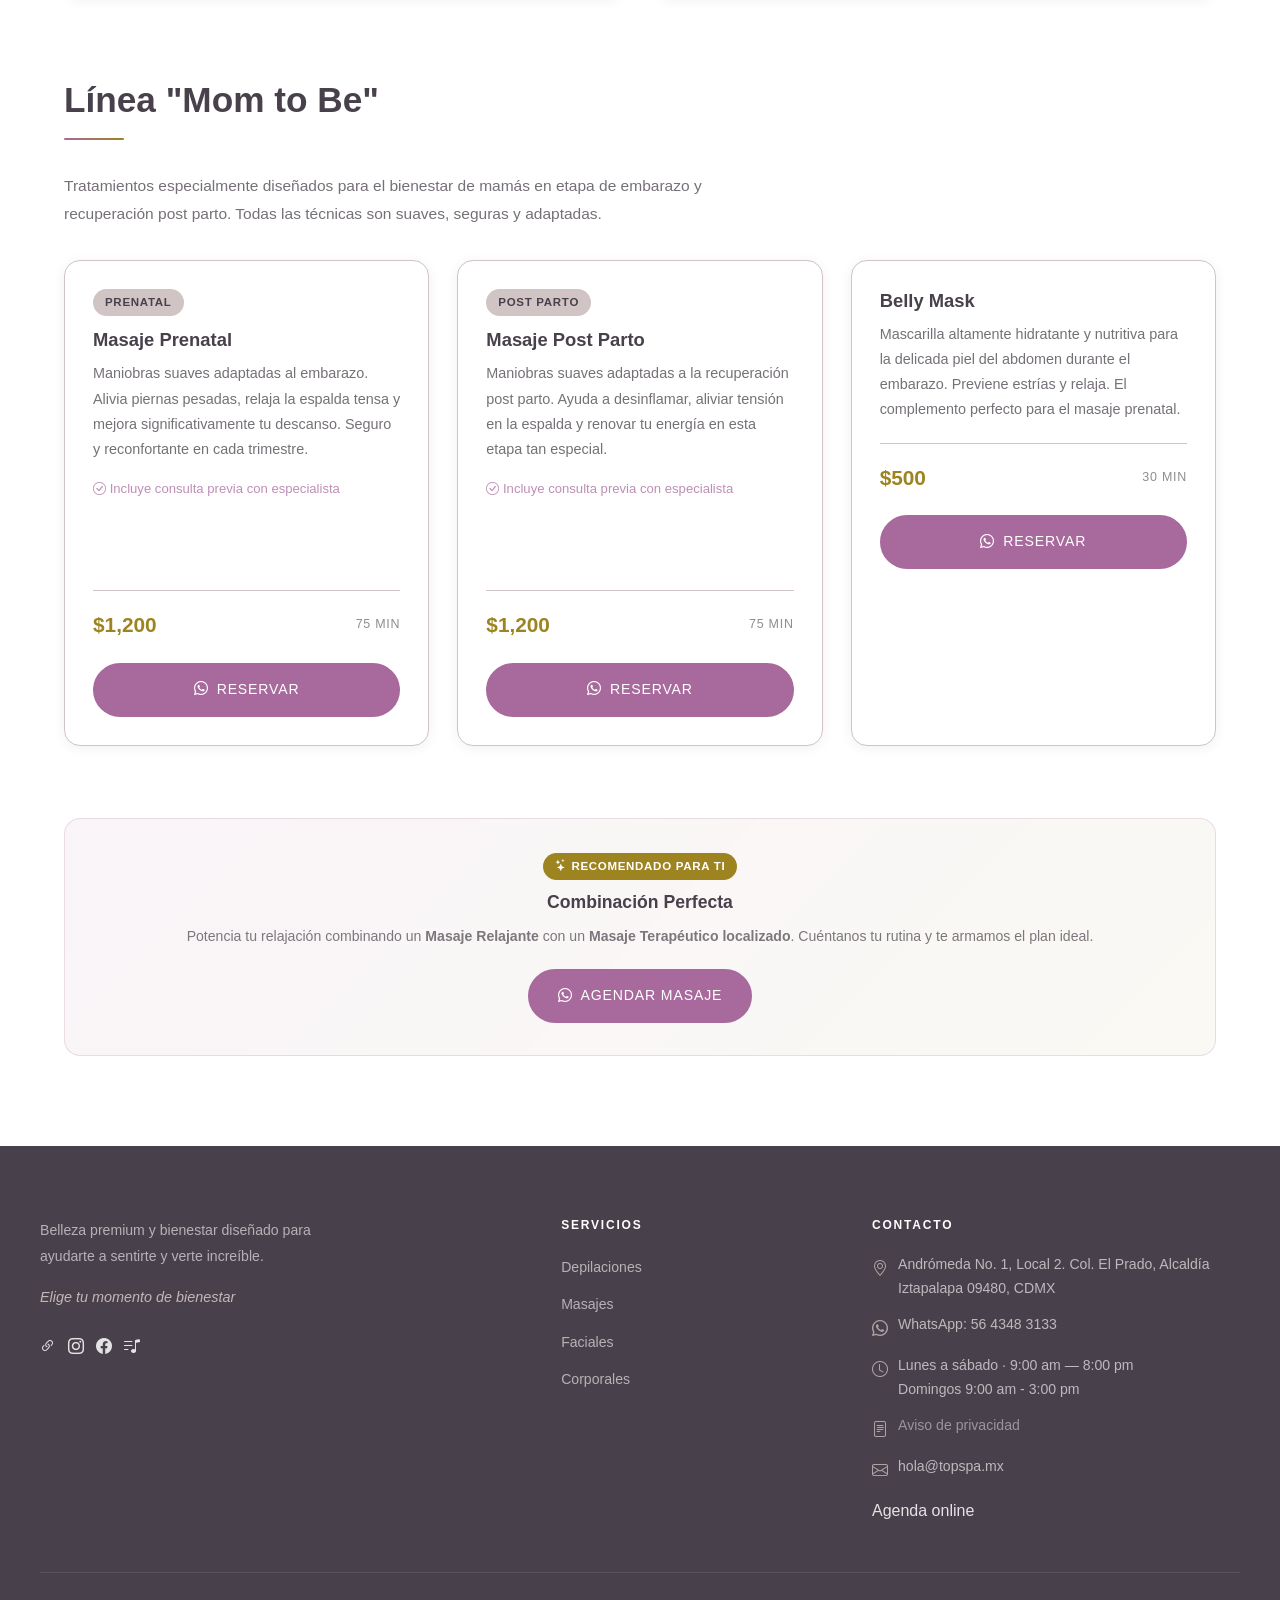
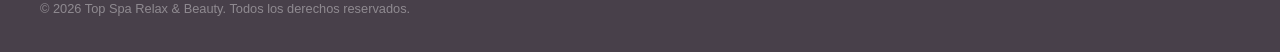
<file: pages/masajes.html>
<!DOCTYPE html>
<html lang="es">
<head>
  <meta charset="UTF-8">
  <meta name="viewport" content="width=device-width, initial-scale=1.0">
  <title>Top Spa Relax & Beauty | Masajes</title>
  <meta name="description" content="Masajes relajantes, descontracturantes, terapéuticos y prenatales diseñados para liberar estrés y devolverle equilibrio a tu cuerpo.">
  <link rel="stylesheet" href="../css/styles.css">
  <link rel="stylesheet" href="https://cdn.jsdelivr.net/npm/bootstrap-icons@1.11.3/font/bootstrap-icons.min.css">
</head>
<body>

  <!-- Navbar -->
  <nav class="navbar" id="navbar">
    <div class="navbar-inner">
      <a href="../index.html" class="navbar-logo">
        <img src="../assets/images/logo topspa_oficial.PNG" alt="Top Spa Logo">
      </a>
      <div class="navbar-nav">
        <a href="../index.html">Inicio</a>
        <a href="./depilaciones.html">Depilaciones</a>
        <a href="./masajes.html" class="active">Masajes</a>
        <a href="./faciales.html">Faciales</a>
        <a href="./corporales.html">Corporales</a>
        <a href="./medicina-estetica.html" >Medicina Estética</a>
        <a href="../index.html#contacto">Contacto</a>
      </div>
      <div class="navbar-actions">
        <a href="https://wa.me/525643483133" class="btn btn-primary" data-wa="Hola, me gustaría agendar un masaje en Top Spa." target="_blank" rel="noopener"><i class="bi bi-whatsapp"></i> Reservar</a>
      </div>
      <div class="hamburger" id="hamburger">
        <span></span><span></span><span></span>
      </div>
    </div>
  </nav>

  <!-- Mobile Nav -->
  <div class="mobile-nav" id="mobileNav">
    <a href="../index.html">Inicio</a>
    <a href="./depilaciones.html">Depilaciones</a>
    <a href="./masajes.html" class="active">Masajes</a>
    <a href="./faciales.html">Faciales</a>
    <a href="./corporales.html">Corporales</a>
    <a href="./medicina-estetica.html" >Medicina Estética</a>
    <a href="../index.html#contacto">Contacto</a>
    <a href="https://wa.me/525643483133" class="btn btn-primary" data-wa="Hola, me gustaría agendar un masaje en Top Spa." target="_blank" rel="noopener"><i class="bi bi-whatsapp"></i> Reservar por WhatsApp</a>
  </div>

  <!-- Hero -->
  <header class="page-hero">
    <div class="container reveal">
      <div class="breadcrumb">
        <a href="../index.html">Inicio</a> <span>/</span> Masajes
      </div>
      <h1>Masajes y Relajación</h1>
      <p>Nuestros masajes están diseñados para liberar estrés, aliviar tensión y devolverle equilibrio a tu cuerpo. Todas las sesiones incluyen consulta previa con especialista.</p>
    </div>
  </header>

  <!-- Contenido -->
  <section class="section">
    <div class="container">

      <!-- Sección Relax -->
      <div class="service-block reveal">
        <div class="service-block-header">
          <div>
            <h2 class="section-title">Experiencia Relax</h2>
            <div class="divider divider-left"></div>
          </div>
        </div>

        <div class="grid-2">
          <div class="card">
            <div class="card-body">
              <div class="card-badges">
                <span class="badge badge-relax">Para relajación</span>
              </div>
              <h3 class="card-title">Masaje Relajante</h3>
              <p class="card-text">Libera el estrés acumulado con técnicas suaves que armonizan cuerpo y mente. Ideal para quienes pasan muchas horas sentados o frente a pantalla; alivia tensión en espalda y cuello.</p>
              <p class="card-text" style="margin-top:8px; font-size:0.82rem; color:var(--rose);"><i class="bi bi-clock"></i> Tiempo de sesión: 50 o 75 min</p>
              <div class="card-meta">
                <span class="price-tag">$700 - $1,000</span>
                <span class="duration-tag">50 / 75 MIN</span>
              </div>
              <a href="#" class="btn btn-primary btn-block" data-wa="Hola, me gustaría agendar un Masaje Relajante en Top Spa."><i class="bi bi-whatsapp"></i> Reservar</a>
            </div>
          </div>
          <div class="card">
            <div class="card-body">
              <div class="card-badges">
                <span class="badge badge-first-time"><i class="bi bi-star"></i> Ideal para primera vez</span>
              </div>
              <h3 class="card-title">Masaje Descontracturante</h3>
              <p class="card-text">Alivia la tensión muscular profunda causada por estrés o malas posturas. Ideal para relajar zonas críticas como espalda, cuello y hombros. Resultados desde la primera visita.</p>
              <p class="card-text" style="margin-top:8px; font-size:0.82rem; color:var(--rose);"><i class="bi bi-clock"></i> Tiempo de sesión: 50 o 75 min</p>
              <div class="card-meta">
                <span class="price-tag">Consultar</span>
                <span class="duration-tag">50 / 75 MIN</span>
              </div>
              <a href="#" class="btn btn-primary btn-block" data-wa="Hola, me gustaría información sobre el Masaje Descontracturante en Top Spa."><i class="bi bi-whatsapp"></i> Reservar</a>
            </div>
          </div>
          <div class="card">
            <div class="card-body">
              <h3 class="card-title">Masaje con Piedras Calientes</h3>
              <p class="card-text">Relájate con el calor de piedras volcánicas que mejoran la circulación, relajan la musculatura y equilibran tu energía vital. Una experiencia profundamente restauradora.</p>
              <p class="card-text" style="margin-top:8px; font-size:0.82rem; color:var(--rose);"><i class="bi bi-clock"></i> Tiempo de sesión: 60 o 90 min</p>
              <div class="card-meta">
                <span class="price-tag">Consultar</span>
                <span class="duration-tag">60 / 90 MIN</span>
              </div>
              <a href="#" class="btn btn-primary btn-block" data-wa="Hola, me gustaría información sobre el Masaje con Piedras Calientes en Top Spa."><i class="bi bi-whatsapp"></i> Reservar</a>
            </div>
          </div>
          <div class="card">
            <div class="card-body">
              <h3 class="card-title">Masaje Terapéutico</h3>
              <p class="card-text">Tratamiento específico para contracturas y zonas doloridas, aplicando nuestro Relax Gel artesanal para una recuperación profunda. Recomendado para dolencias crónicas de cuello, espalda y lumbar.</p>
              <p class="card-text" style="margin-top:8px; font-size:0.82rem; color:var(--rose);"><i class="bi bi-clock"></i> Tiempo de sesión: 50 min</p>
              <div class="card-meta">
                <span class="price-tag">Consultar</span>
                <span class="duration-tag">50 MIN</span>
              </div>
              <a href="#" class="btn btn-primary btn-block" data-wa="Hola, me gustaría información sobre el Masaje Terapéutico en Top Spa."><i class="bi bi-whatsapp"></i> Reservar</a>
            </div>
          </div>
        </div>
      </div>

      <!-- Sección Mom to Be -->
      <div class="service-block reveal reveal-delay-1" style="margin-top:80px;">
        <div class="service-block-header">
          <div>
            <h2 class="section-title">Línea "Mom to Be"</h2>
            <div class="divider divider-left"></div>
          </div>
        </div>
        <p style="margin-bottom:32px; opacity:0.75; max-width:640px;">Tratamientos especialmente diseñados para el bienestar de mamás en etapa de embarazo y recuperación post parto. Todas las técnicas son suaves, seguras y adaptadas.</p>

        <div class="grid-3">
          <div class="card">
            <div class="card-body">
              <div class="card-badges">
                <span class="badge badge-relax">Prenatal</span>
              </div>
              <h3 class="card-title">Masaje Prenatal</h3>
              <p class="card-text">Maniobras suaves adaptadas al embarazo. Alivia piernas pesadas, relaja la espalda tensa y mejora significativamente tu descanso. Seguro y reconfortante en cada trimestre.</p>
              <p class="card-text" style="margin-top:8px; font-size:0.82rem; color:var(--rose);"><i class="bi bi-check-circle"></i> Incluye consulta previa con especialista</p>
              <div class="card-meta">
                <span class="price-tag">$1,200</span>
                <span class="duration-tag">75 MIN</span>
              </div>
              <a href="#" class="btn btn-primary btn-block" data-wa="Hola, me gustaría agendar un Masaje Prenatal en Top Spa."><i class="bi bi-whatsapp"></i> Reservar</a>
            </div>
          </div>
          <div class="card">
            <div class="card-body">
              <div class="card-badges">
                <span class="badge badge-relax">Post parto</span>
              </div>
              <h3 class="card-title">Masaje Post Parto</h3>
              <p class="card-text">Maniobras suaves adaptadas a la recuperación post parto. Ayuda a desinflamar, aliviar tensión en la espalda y renovar tu energía en esta etapa tan especial.</p>
              <p class="card-text" style="margin-top:8px; font-size:0.82rem; color:var(--rose);"><i class="bi bi-check-circle"></i> Incluye consulta previa con especialista</p>
              <div class="card-meta">
                <span class="price-tag">$1,200</span>
                <span class="duration-tag">75 MIN</span>
              </div>
              <a href="#" class="btn btn-primary btn-block" data-wa="Hola, me gustaría agendar un Masaje Post Parto en Top Spa."><i class="bi bi-whatsapp"></i> Reservar</a>
            </div>
          </div>
          <div class="card">
            <div class="card-body">
              <h3 class="card-title">Belly Mask</h3>
              <p class="card-text">Mascarilla altamente hidratante y nutritiva para la delicada piel del abdomen durante el embarazo. Previene estrías y relaja. El complemento perfecto para el masaje prenatal.</p>
              <div class="card-meta">
                <span class="price-tag">$500</span>
                <span class="duration-tag">30 MIN</span>
              </div>
              <a href="#" class="btn btn-primary btn-block" data-wa="Hola, me gustaría información sobre Belly Mask en Top Spa."><i class="bi bi-whatsapp"></i> Reservar</a>
            </div>
          </div>
        </div>
      </div>

      <!-- CTA Local -->
      <div class="highlight-card reveal reveal-delay-2" style="margin-top:60px;">
        <span class="badge badge-gold" style="margin-bottom:12px;"><i class="bi bi-stars"></i> Recomendado para ti</span>
        <h4>Combinación Perfecta</h4>
        <p>Potencia tu relajación combinando un <strong>Masaje Relajante</strong> con un <strong>Masaje Terapéutico localizado</strong>. Cuéntanos tu rutina y te armamos el plan ideal.</p>
        <a href="#" class="btn btn-primary" data-wa="Hola, me gustaría información sobre combinaciones de masajes en Top Spa."><i class="bi bi-whatsapp"></i> Agendar masaje</a>
      </div>

    </div>
  </section>

  <!-- Footer -->
  <footer class="footer">
    <div class="footer-inner">
      <div class="footer-brand">
       
        <p>Belleza premium y bienestar diseñado para ayudarte a sentirte y verte increíble.</p>
        <span class="footer-tagline">Elige tu momento de bienestar</span>
        <div class="social-links">
          <a href="https://linktr.ee/topsparelaxbeauty" target="_blank" rel="noopener" aria-label="Linktree"><i class="bi bi-link-45deg"></i></a>
          <a href="https://www.instagram.com/topsparelaxbeauty/" target="_blank" rel="noopener" aria-label="Instagram"><i class="bi bi-instagram"></i></a>
          <a href="https://www.facebook.com/TopSpaRelaxBeauty/" target="_blank" rel="noopener" aria-label="Facebook"><i class="bi bi-facebook"></i></a>
          <a href="https://www.tiktok.com/@topspa_cdmx" target="_blank" rel="noopener" aria-label="TikTok"><i class="bi bi-music-note-list"></i></a>
        </div>
      </div>
      <div>
        <h5>Servicios</h5>
        <ul>
          <li><a href="./depilaciones.html">Depilaciones</a></li>
          <li><a href="./masajes.html">Masajes</a></li>
          <li><a href="./faciales.html">Faciales</a></li>
          <li><a href="./corporales.html">Corporales</a></li>
        </ul>
      </div>
      <div>
        <h5>CONTACTO</h5>
        <div class="footer-contact-item"><i class="bi bi-geo-alt"></i><span>Andrómeda No. 1, Local 2. Col. El Prado, Alcaldía Iztapalapa 09480, CDMX</span></div>
        <div class="footer-contact-item"><i class="bi bi-whatsapp"></i><span>WhatsApp: 56 4348 3133</span></div>
        <div class="footer-contact-item"><i class="bi bi-clock"></i><span>Lunes a sábado · 9:00 am — 8:00 pm<br>Domingos 9:00 am - 3:00 pm</span></div>
        <div class="footer-contact-item footer-privacy"><i class="bi bi-file-text"></i><a href="#">Aviso de privacidad</a></div>
        <div class="footer-contact-item"><i class="bi bi-envelope"></i><a href="mailto:hola@topspa.mx">hola@topspa.mx</a></div>
        <div style="margin-top:8px;"><a href="https://mxfwa1.flowww.net/887761/1/details" target="_blank" rel="noopener">Agenda online</a></div>
      </div>
    </div>
    <div class="footer-bottom">
      <p>&copy; 2026 Top Spa Relax & Beauty. Todos los derechos reservados.</p>
    </div>
  </footer>

  <!-- WhatsApp Float -->
  <a href="https://wa.me/525643483133" class="wa-float" data-wa="Hola, me gustaría información sobre masajes en Top Spa." title="Reserva por WhatsApp" target="_blank" rel="noopener">
    <i class="bi bi-whatsapp" style="font-size:1.7rem; color:white;"></i>
  </a>

  <script src="../js/main.js"></script>
</body>
</html>
</file>
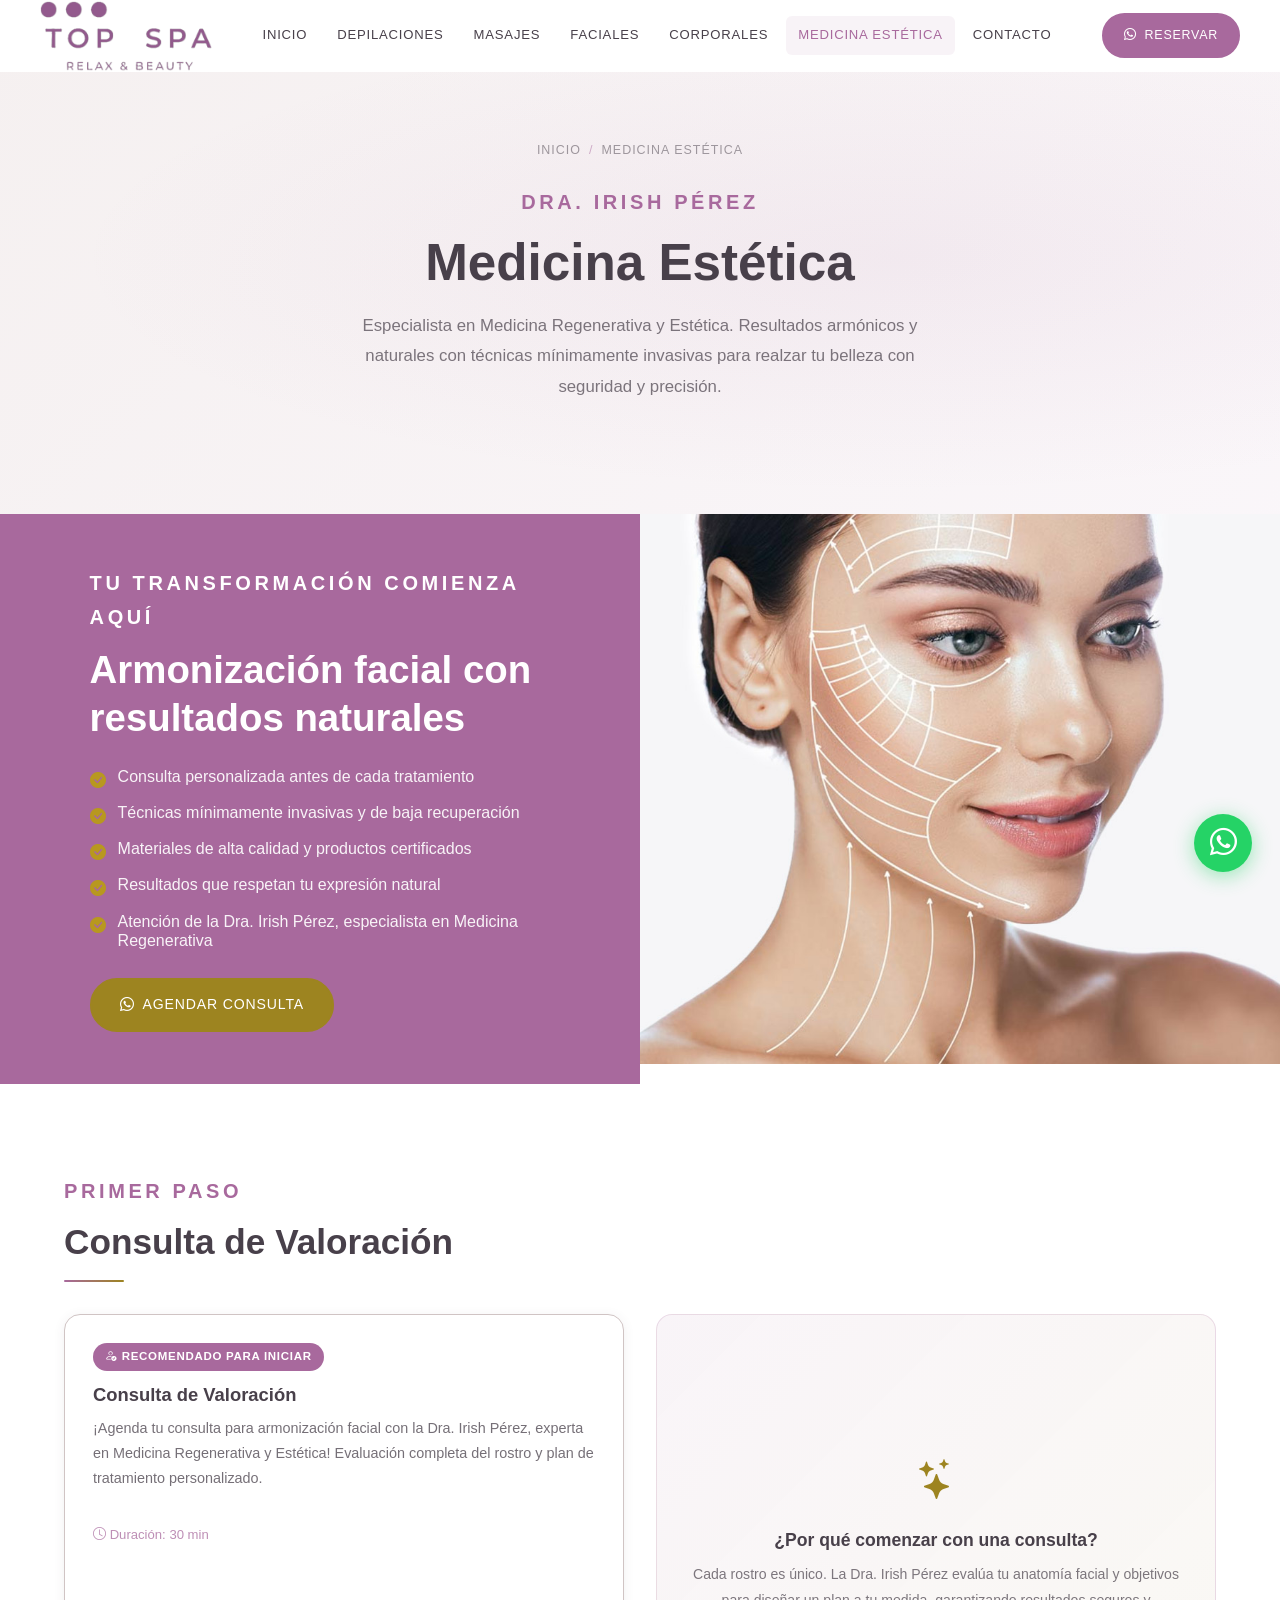
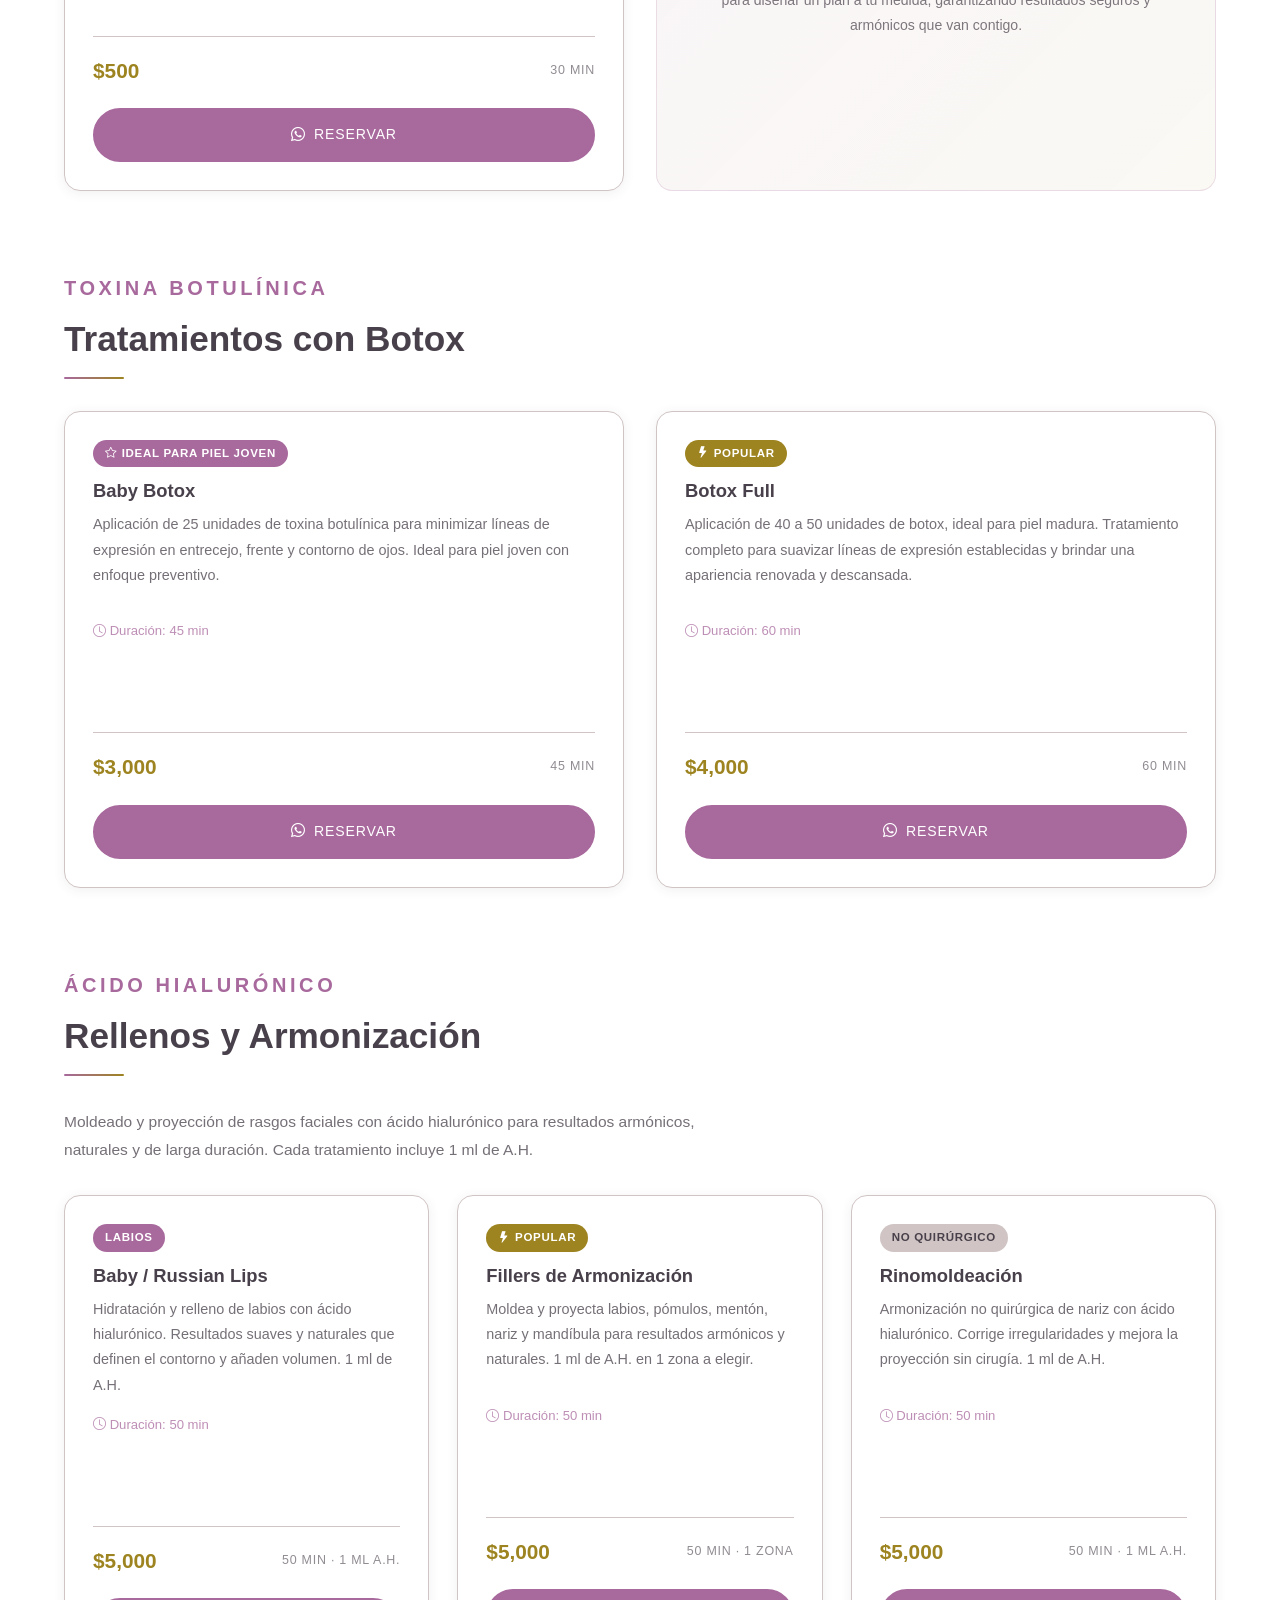
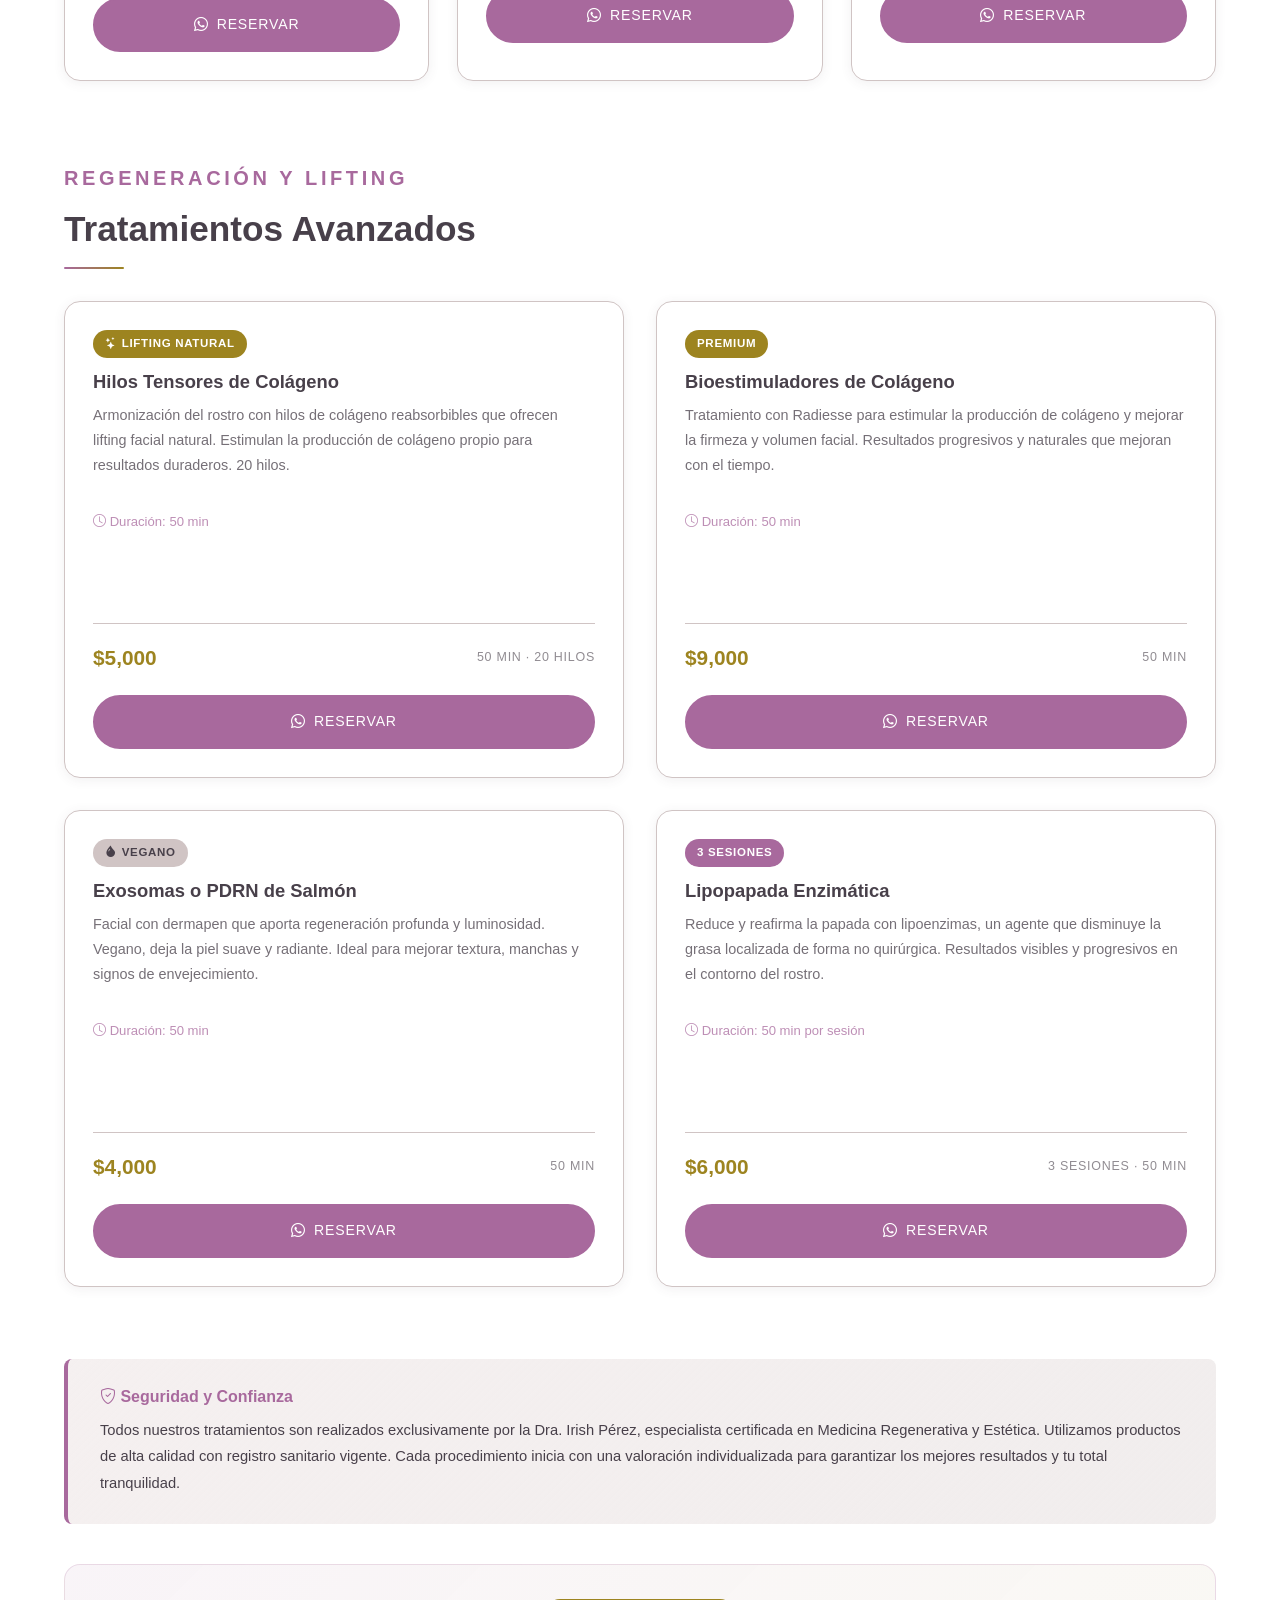
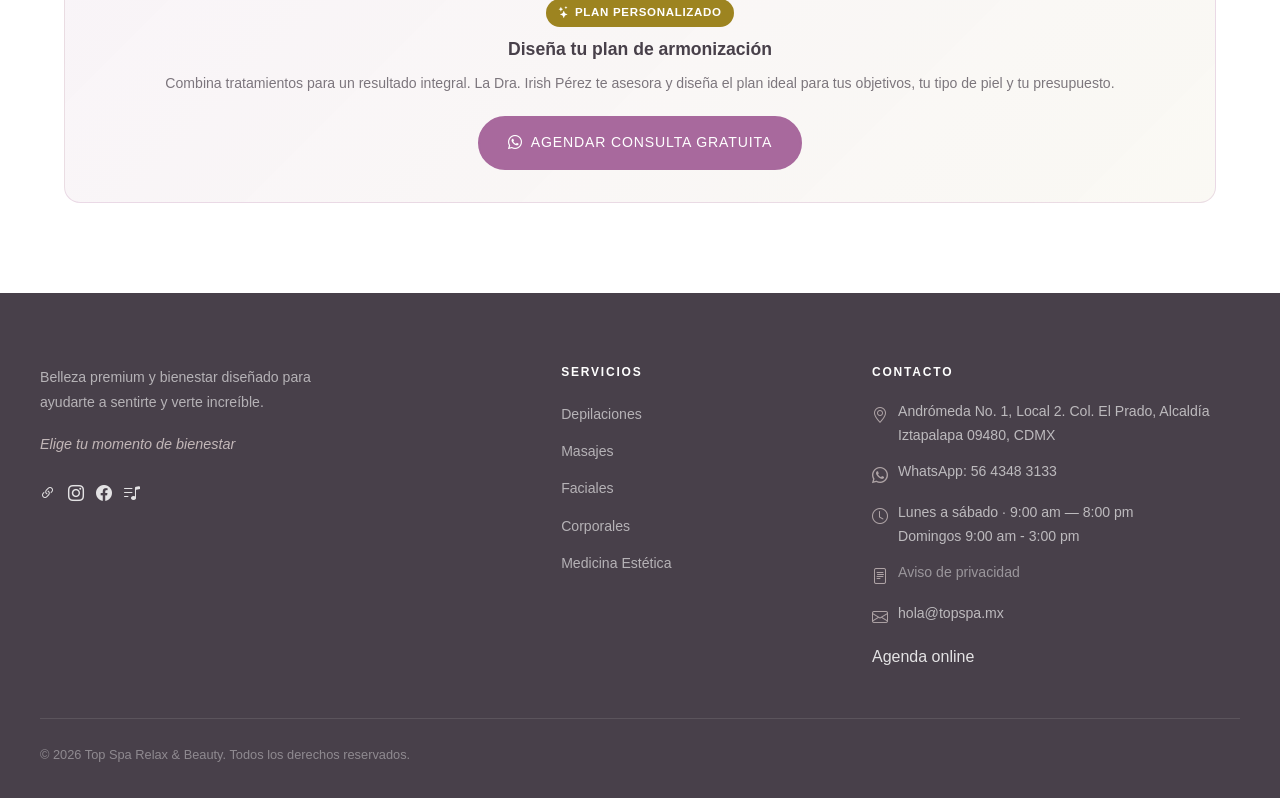
<file: pages/medicina-estetica.html>
<!DOCTYPE html>
<html lang="es">
<head>
  <meta charset="UTF-8">
  <meta name="viewport" content="width=device-width, initial-scale=1.0">
  <title>Top Spa Relax & Beauty | Medicina Estética</title>
  <meta name="description" content="Tratamientos de medicina estética con la Dra. Irish Pérez: botox, fillers, hilos tensores, bioestimuladores y más. Resultados naturales y armónicos.">
  <link rel="stylesheet" href="../css/styles.css">
  <link rel="stylesheet" href="https://cdn.jsdelivr.net/npm/bootstrap-icons@1.11.3/font/bootstrap-icons.min.css">
</head>
<body>

  <!-- Navbar -->
  <nav class="navbar" id="navbar">
    <div class="navbar-inner">
      <a href="../index.html" class="navbar-logo">
        <img src="../assets/images/logo topspa_oficial.PNG" alt="Top Spa Logo">
      </a>
      <div class="navbar-nav">
        <a href="../index.html">Inicio</a>
        <a href="./depilaciones.html">Depilaciones</a>
        <a href="./masajes.html">Masajes</a>
        <a href="./faciales.html">Faciales</a>
        <a href="./corporales.html">Corporales</a>
        <a href="./medicina-estetica.html" class="active">Medicina Estética</a>
        <a href="../index.html#contacto">Contacto</a>
      </div>
      <div class="navbar-actions">
        <a href="https://wa.me/525643483133" class="btn btn-primary" data-wa="Hola, me gustaría agendar una consulta de medicina estética en Top Spa." target="_blank" rel="noopener"><i class="bi bi-whatsapp"></i> Reservar</a>
      </div>
      <div class="hamburger" id="hamburger">
        <span></span><span></span><span></span>
      </div>
    </div>
  </nav>

  <!-- Mobile Nav -->
  <div class="mobile-nav" id="mobileNav">
    <a href="../index.html">Inicio</a>
    <a href="./depilaciones.html">Depilaciones</a>
    <a href="./masajes.html">Masajes</a>
    <a href="./faciales.html">Faciales</a>
    <a href="./corporales.html">Corporales</a>
    <a href="./medicina-estetica.html" class="active">Medicina Estética</a>
    <a href="../index.html#contacto">Contacto</a>
    <a href="https://wa.me/525643483133" class="btn btn-primary" data-wa="Hola, me gustaría agendar una consulta de medicina estética en Top Spa." target="_blank" rel="noopener"><i class="bi bi-whatsapp"></i> Reservar por WhatsApp</a>
  </div>

  <!-- Hero -->
  <header class="page-hero">
    <div class="container reveal">
      <div class="breadcrumb">
        <a href="../index.html">Inicio</a> <span>/</span> Medicina Estética
      </div>
      <span class="section-label">Dra. Irish Pérez</span>
      <h1>Medicina Estética</h1>
      <p>Especialista en Medicina Regenerativa y Estética. Resultados armónicos y naturales con técnicas mínimamente invasivas para realzar tu belleza con seguridad y precisión.</p>
    </div>
  </header>

  <!-- Presentación con imagen -->
  <section class="relax-moment-section">
    <div class="relax-moment-copy reveal-left">
      <span class="section-label" style="color:var(--white);">Tu transformación comienza aquí</span>
      <h2>Armonización facial con resultados naturales</h2>
      <ul class="relax-moment-list">
        <li><i class="bi bi-check-circle-fill"></i>Consulta personalizada antes de cada tratamiento</li>
        <li><i class="bi bi-check-circle-fill"></i>Técnicas mínimamente invasivas y de baja recuperación</li>
        <li><i class="bi bi-check-circle-fill"></i>Materiales de alta calidad y productos certificados</li>
        <li><i class="bi bi-check-circle-fill"></i>Resultados que respetan tu expresión natural</li>
        <li><i class="bi bi-check-circle-fill"></i>Atención de la Dra. Irish Pérez, especialista en Medicina Regenerativa</li>
      </ul>
      <a href="https://wa.me/525643483133" class="btn btn-gold" style="margin-top:28px; align-self:flex-start;" data-wa="Hola, me gustaría agendar una consulta de medicina estética con la Dra. Irish Pérez en Top Spa." target="_blank" rel="noopener">
        <i class="bi bi-whatsapp"></i> Agendar consulta
      </a>
    </div>
    <div class="relax-moment-image reveal">
      <img src="../assets/images/stock_hilosfaciales.jpg" height="400" alt="Hilos Faciales">
    </div>
  </section>

  <!-- Contenido -->
  <section class="section">
    <div class="container">

      <!-- Consulta -->
      <div class="service-block reveal">
        <div class="service-block-header">
          <div>
            <span class="section-label">Primer paso</span>
            <h2 class="section-title">Consulta de Valoración</h2>
            <div class="divider divider-left"></div>
          </div>
        </div>
        <div class="grid-2">
          <div class="card">
            <div class="card-body">
              <div class="card-badges">
                <span class="badge badge-rose"><i class="bi bi-person-check"></i> Recomendado para iniciar</span>
              </div>
              <h3 class="card-title">Consulta de Valoración</h3>
              <p class="card-text">¡Agenda tu consulta para armonización facial con la Dra. Irish Pérez, experta en Medicina Regenerativa y Estética! Evaluación completa del rostro y plan de tratamiento personalizado.</p>
              <p class="card-text" style="margin-top:8px; font-size:0.82rem; color:var(--rose);"><i class="bi bi-clock"></i> Duración: 30 min</p>
              <div class="card-meta">
                <span class="price-tag">$500</span>
                <span class="duration-tag">30 MIN</span>
              </div>
              <a href="https://wa.me/525643483133" class="btn btn-primary btn-block" data-wa="Hola, me gustaría agendar una Consulta de Valoración de medicina estética en Top Spa." target="_blank" rel="noopener"><i class="bi bi-whatsapp"></i> Reservar</a>
            </div>
          </div>
          <div class="highlight-card" style="display:flex; flex-direction:column; justify-content:center;">
            <i class="bi bi-stars" style="font-size:2.5rem; color:var(--gold); margin-bottom:16px;"></i>
            <h4>¿Por qué comenzar con una consulta?</h4>
            <p>Cada rostro es único. La Dra. Irish Pérez evalúa tu anatomía facial y objetivos para diseñar un plan a tu medida, garantizando resultados seguros y armónicos que van contigo.</p>
          </div>
        </div>
      </div>

      <!-- Botox -->
      <div class="service-block reveal" style="margin-top:80px;">
        <div class="service-block-header">
          <div>
            <span class="section-label">Toxina botulínica</span>
            <h2 class="section-title">Tratamientos con Botox</h2>
            <div class="divider divider-left"></div>
          </div>
        </div>
        <div class="grid-2">
          <div class="card">
            <div class="card-body">
              <div class="card-badges">
                <span class="badge badge-first-time"><i class="bi bi-star"></i> Ideal para piel joven</span>
              </div>
              <h3 class="card-title">Baby Botox</h3>
              <p class="card-text">Aplicación de 25 unidades de toxina botulínica para minimizar líneas de expresión en entrecejo, frente y contorno de ojos. Ideal para piel joven con enfoque preventivo.</p>
              <p class="card-text" style="margin-top:8px; font-size:0.82rem; color:var(--rose);"><i class="bi bi-clock"></i> Duración: 45 min</p>
              <div class="card-meta">
                <span class="price-tag">$3,000</span>
                <span class="duration-tag">45 MIN</span>
              </div>
              <a href="https://wa.me/525643483133" class="btn btn-primary btn-block" data-wa="Hola, me gustaría agendar Baby Botox en Top Spa." target="_blank" rel="noopener"><i class="bi bi-whatsapp"></i> Reservar</a>
            </div>
          </div>
          <div class="card">
            <div class="card-body">
              <div class="card-badges">
                <span class="badge badge-popular"><i class="bi bi-lightning-fill"></i> Popular</span>
              </div>
              <h3 class="card-title">Botox Full</h3>
              <p class="card-text">Aplicación de 40 a 50 unidades de botox, ideal para piel madura. Tratamiento completo para suavizar líneas de expresión establecidas y brindar una apariencia renovada y descansada.</p>
              <p class="card-text" style="margin-top:8px; font-size:0.82rem; color:var(--rose);"><i class="bi bi-clock"></i> Duración: 60 min</p>
              <div class="card-meta">
                <span class="price-tag">$4,000</span>
                <span class="duration-tag">60 MIN</span>
              </div>
              <a href="https://wa.me/525643483133" class="btn btn-primary btn-block" data-wa="Hola, me gustaría agendar Botox Full en Top Spa." target="_blank" rel="noopener"><i class="bi bi-whatsapp"></i> Reservar</a>
            </div>
          </div>
        </div>
      </div>

      <!-- Rellenos y armonización -->
      <div class="service-block reveal reveal-delay-1" style="margin-top:80px;">
        <div class="service-block-header">
          <div>
            <span class="section-label">Ácido hialurónico</span>
            <h2 class="section-title">Rellenos y Armonización</h2>
            <div class="divider divider-left"></div>
          </div>
        </div>
        <p style="margin-bottom:32px; opacity:0.75; max-width:640px;">Moldeado y proyección de rasgos faciales con ácido hialurónico para resultados armónicos, naturales y de larga duración. Cada tratamiento incluye 1 ml de A.H.</p>

        <div class="grid-3">
          <div class="card">
            <div class="card-body">
              <div class="card-badges">
                <span class="badge badge-rose">Labios</span>
              </div>
              <h3 class="card-title">Baby / Russian Lips</h3>
              <p class="card-text">Hidratación y relleno de labios con ácido hialurónico. Resultados suaves y naturales que definen el contorno y añaden volumen. 1 ml de A.H.</p>
              <p class="card-text" style="margin-top:8px; font-size:0.82rem; color:var(--rose);"><i class="bi bi-clock"></i> Duración: 50 min</p>
              <div class="card-meta">
                <span class="price-tag">$5,000</span>
                <span class="duration-tag">50 MIN · 1 ml A.H.</span>
              </div>
              <a href="https://wa.me/525643483133" class="btn btn-primary btn-block" data-wa="Hola, me gustaría agendar Baby/Russian Lips en Top Spa." target="_blank" rel="noopener"><i class="bi bi-whatsapp"></i> Reservar</a>
            </div>
          </div>
          <div class="card">
            <div class="card-body">
              <div class="card-badges">
                <span class="badge badge-popular"><i class="bi bi-lightning-fill"></i> Popular</span>
              </div>
              <h3 class="card-title">Fillers de Armonización</h3>
              <p class="card-text">Moldea y proyecta labios, pómulos, mentón, nariz y mandíbula para resultados armónicos y naturales. 1 ml de A.H. en 1 zona a elegir.</p>
              <p class="card-text" style="margin-top:8px; font-size:0.82rem; color:var(--rose);"><i class="bi bi-clock"></i> Duración: 50 min</p>
              <div class="card-meta">
                <span class="price-tag">$5,000</span>
                <span class="duration-tag">50 MIN · 1 zona</span>
              </div>
              <a href="https://wa.me/525643483133" class="btn btn-primary btn-block" data-wa="Hola, me gustaría agendar Fillers de Armonización en Top Spa." target="_blank" rel="noopener"><i class="bi bi-whatsapp"></i> Reservar</a>
            </div>
          </div>
          <div class="card">
            <div class="card-body">
              <div class="card-badges">
                <span class="badge badge-blush">No quirúrgico</span>
              </div>
              <h3 class="card-title">Rinomoldeación</h3>
              <p class="card-text">Armonización no quirúrgica de nariz con ácido hialurónico. Corrige irregularidades y mejora la proyección sin cirugía. 1 ml de A.H.</p>
              <p class="card-text" style="margin-top:8px; font-size:0.82rem; color:var(--rose);"><i class="bi bi-clock"></i> Duración: 50 min</p>
              <div class="card-meta">
                <span class="price-tag">$5,000</span>
                <span class="duration-tag">50 MIN · 1 ml A.H.</span>
              </div>
              <a href="https://wa.me/525643483133" class="btn btn-primary btn-block" data-wa="Hola, me gustaría agendar Rinomoldeación en Top Spa." target="_blank" rel="noopener"><i class="bi bi-whatsapp"></i> Reservar</a>
            </div>
          </div>
        </div>
      </div>

      <!-- Tratamientos avanzados -->
      <div class="service-block reveal reveal-delay-2" style="margin-top:80px;">
        <div class="service-block-header">
          <div>
            <span class="section-label">Regeneración y lifting</span>
            <h2 class="section-title">Tratamientos Avanzados</h2>
            <div class="divider divider-left"></div>
          </div>
        </div>

        <div class="grid-2">
          <div class="card">
            <div class="card-body">
              <div class="card-badges">
                <span class="badge badge-popular"><i class="bi bi-stars"></i> Lifting natural</span>
              </div>
              <h3 class="card-title">Hilos Tensores de Colágeno</h3>
              <p class="card-text">Armonización del rostro con hilos de colágeno reabsorbibles que ofrecen lifting facial natural. Estimulan la producción de colágeno propio para resultados duraderos. 20 hilos.</p>
              <p class="card-text" style="margin-top:8px; font-size:0.82rem; color:var(--rose);"><i class="bi bi-clock"></i> Duración: 50 min</p>
              <div class="card-meta">
                <span class="price-tag">$5,000</span>
                <span class="duration-tag">50 MIN · 20 hilos</span>
              </div>
              <a href="https://wa.me/525643483133" class="btn btn-primary btn-block" data-wa="Hola, me gustaría agendar Hilos Tensores de Colágeno en Top Spa." target="_blank" rel="noopener"><i class="bi bi-whatsapp"></i> Reservar</a>
            </div>
          </div>
          <div class="card">
            <div class="card-body">
              <div class="card-badges">
                <span class="badge badge-gold">Premium</span>
              </div>
              <h3 class="card-title">Bioestimuladores de Colágeno</h3>
              <p class="card-text">Tratamiento con Radiesse para estimular la producción de colágeno y mejorar la firmeza y volumen facial. Resultados progresivos y naturales que mejoran con el tiempo.</p>
              <p class="card-text" style="margin-top:8px; font-size:0.82rem; color:var(--rose);"><i class="bi bi-clock"></i> Duración: 50 min</p>
              <div class="card-meta">
                <span class="price-tag">$9,000</span>
                <span class="duration-tag">50 MIN</span>
              </div>
              <a href="https://wa.me/525643483133" class="btn btn-primary btn-block" data-wa="Hola, me gustaría agendar Bioestimuladores de Colágeno en Top Spa." target="_blank" rel="noopener"><i class="bi bi-whatsapp"></i> Reservar</a>
            </div>
          </div>
          <div class="card">
            <div class="card-body">
              <div class="card-badges">
                <span class="badge badge-blush"><i class="bi bi-droplet-fill"></i> Vegano</span>
              </div>
              <h3 class="card-title">Exosomas o PDRN de Salmón</h3>
              <p class="card-text">Facial con dermapen que aporta regeneración profunda y luminosidad. Vegano, deja la piel suave y radiante. Ideal para mejorar textura, manchas y signos de envejecimiento.</p>
              <p class="card-text" style="margin-top:8px; font-size:0.82rem; color:var(--rose);"><i class="bi bi-clock"></i> Duración: 50 min</p>
              <div class="card-meta">
                <span class="price-tag">$4,000</span>
                <span class="duration-tag">50 MIN</span>
              </div>
              <a href="https://wa.me/525643483133" class="btn btn-primary btn-block" data-wa="Hola, me gustaría agendar Exosomas o PDRN de Salmón en Top Spa." target="_blank" rel="noopener"><i class="bi bi-whatsapp"></i> Reservar</a>
            </div>
          </div>
          <div class="card">
            <div class="card-body">
              <div class="card-badges">
                <span class="badge badge-rose">3 sesiones</span>
              </div>
              <h3 class="card-title">Lipopapada Enzimática</h3>
              <p class="card-text">Reduce y reafirma la papada con lipoenzimas, un agente que disminuye la grasa localizada de forma no quirúrgica. Resultados visibles y progresivos en el contorno del rostro.</p>
              <p class="card-text" style="margin-top:8px; font-size:0.82rem; color:var(--rose);"><i class="bi bi-clock"></i> Duración: 50 min por sesión</p>
              <div class="card-meta">
                <span class="price-tag">$6,000</span>
                <span class="duration-tag">3 SESIONES · 50 MIN</span>
              </div>
              <a href="https://wa.me/525643483133" class="btn btn-primary btn-block" data-wa="Hola, me gustaría agendar Lipopapada Enzimática en Top Spa." target="_blank" rel="noopener"><i class="bi bi-whatsapp"></i> Reservar</a>
            </div>
          </div>
        </div>
      </div>

      <!-- Info box -->
      <div class="info-box reveal reveal-delay-3" style="margin-top:48px;">
        <h4><i class="bi bi-shield-check"></i> Seguridad y Confianza</h4>
        <p>Todos nuestros tratamientos son realizados exclusivamente por la Dra. Irish Pérez, especialista certificada en Medicina Regenerativa y Estética. Utilizamos productos de alta calidad con registro sanitario vigente. Cada procedimiento inicia con una valoración individualizada para garantizar los mejores resultados y tu total tranquilidad.</p>
      </div>

      <!-- CTA local -->
      <div class="highlight-card reveal reveal-delay-3" style="margin-top:40px;">
        <span class="badge badge-gold" style="margin-bottom:12px;"><i class="bi bi-stars"></i> Plan personalizado</span>
        <h4>Diseña tu plan de armonización</h4>
        <p>Combina tratamientos para un resultado integral. La Dra. Irish Pérez te asesora y diseña el plan ideal para tus objetivos, tu tipo de piel y tu presupuesto.</p>
        <a href="https://wa.me/525643483133" class="btn btn-primary" data-wa="Hola, me gustaría conocer un plan personalizado de medicina estética en Top Spa." target="_blank" rel="noopener"><i class="bi bi-whatsapp"></i> Agendar consulta gratuita</a>
      </div>

    </div>
  </section>

  <!-- Footer -->
  <footer class="footer">
    <div class="footer-inner">
      <div class="footer-brand">
        <p>Belleza premium y bienestar diseñado para ayudarte a sentirte y verte increíble.</p>
        <span class="footer-tagline">Elige tu momento de bienestar</span>
        <div class="social-links">
          <a href="https://linktr.ee/topsparelaxbeauty" target="_blank" rel="noopener" aria-label="Linktree"><i class="bi bi-link-45deg"></i></a>
          <a href="https://www.instagram.com/topsparelaxbeauty/" target="_blank" rel="noopener" aria-label="Instagram"><i class="bi bi-instagram"></i></a>
          <a href="https://www.facebook.com/TopSpaRelaxBeauty/" target="_blank" rel="noopener" aria-label="Facebook"><i class="bi bi-facebook"></i></a>
          <a href="https://www.tiktok.com/@topspa_cdmx" target="_blank" rel="noopener" aria-label="TikTok"><i class="bi bi-music-note-list"></i></a>
        </div>
      </div>
      <div>
        <h5>Servicios</h5>
        <ul>
          <li><a href="./depilaciones.html">Depilaciones</a></li>
          <li><a href="./masajes.html">Masajes</a></li>
          <li><a href="./faciales.html">Faciales</a></li>
          <li><a href="./corporales.html">Corporales</a></li>
          <li><a href="./medicina-estetica.html">Medicina Estética</a></li>
        </ul>
      </div>
      <div>
        <h5>CONTACTO</h5>
        <div class="footer-contact-item"><i class="bi bi-geo-alt"></i><span>Andrómeda No. 1, Local 2. Col. El Prado, Alcaldía Iztapalapa 09480, CDMX</span></div>
        <div class="footer-contact-item"><i class="bi bi-whatsapp"></i><span>WhatsApp: 56 4348 3133</span></div>
        <div class="footer-contact-item"><i class="bi bi-clock"></i><span>Lunes a sábado · 9:00 am — 8:00 pm<br>Domingos 9:00 am - 3:00 pm</span></div>
        <div class="footer-contact-item footer-privacy"><i class="bi bi-file-text"></i><a href="#">Aviso de privacidad</a></div>
        <div class="footer-contact-item"><i class="bi bi-envelope"></i><a href="mailto:hola@topspa.mx">hola@topspa.mx</a></div>
        <div style="margin-top:8px;"><a href="https://mxfwa1.flowww.net/887761/1/details" target="_blank" rel="noopener">Agenda online</a></div>
      </div>
    </div>
    <div class="footer-bottom">
      <p>&copy; 2026 Top Spa Relax & Beauty. Todos los derechos reservados.</p>
    </div>
  </footer>

  <!-- WhatsApp Float -->
  <a href="https://wa.me/525643483133" class="wa-float" data-wa="Hola, me gustaría información sobre medicina estética en Top Spa." title="Reserva por WhatsApp" target="_blank" rel="noopener">
    <i class="bi bi-whatsapp" style="font-size:1.7rem; color:white;"></i>
  </a>

  <script src="../js/main.js"></script>
</body>
</html>
</file>
<file: css/styles.css>
/* ============================================================
   TOP SPA RELAX & BEAUTY — Global Design System
   ============================================================ */

/* Verdana-based font stack — no external import needed */

/* ---------- CSS Variables ---------- */
:root {
  --white:      #FFFFFF;
  --charcoal:   #48404A;
  --rose:       #A8699D;
  --blush:      #D0C4C4;
  --gold:       #9D8420;
  --blush-light:#F5F0F0;
  --rose-dark:  #8d5182;
  --gold-light: #b8981f;

  --font-serif: Verdana, Geneva, Tahoma, sans-serif;
  --font-sans:  Verdana, Geneva, Tahoma, sans-serif;

  --shadow-sm:  0 2px 12px rgba(72,64,74,0.08);
  --shadow-md:  0 6px 28px rgba(72,64,74,0.14);
  --shadow-lg:  0 16px 48px rgba(72,64,74,0.18);

  --radius-sm:  8px;
  --radius-md:  16px;
  --radius-lg:  28px;

  --transition: 0.3s cubic-bezier(0.4,0,0.2,1);
}

/* ---------- Reset ---------- */
*, *::before, *::after { box-sizing: border-box; margin: 0; padding: 0; }
html { scroll-behavior: smooth; }
body {
  font-family: var(--font-sans);
  color: var(--charcoal);
  background: var(--white);
  line-height: 1.7;
  font-size: 16px;
  overflow-x: hidden;
}
img { max-width: 100%; display: block; }
a { text-decoration: none; color: inherit; }
ul { list-style: none; }

/* ---------- Typography ---------- */
h1,h2,h3,h4,h5 {
  font-family: Verdana, Geneva, Tahoma, sans-serif;
  font-weight: 700;
  line-height: 1.25;
  color: var(--charcoal);
}
h1 { font-size: clamp(2rem, 4vw, 3.2rem); }
h2 { font-size: clamp(1.5rem, 3vw, 2.2rem); }
h3 { font-size: clamp(1.1rem, 2vw, 1.4rem); }
h4 { font-size: 1rem; font-weight: 700; }
p { font-size: 0.97rem; line-height: 1.8; }

/* ---------- Buttons ---------- */
.btn {
  display: inline-flex; align-items: center; gap: 8px;
  padding: 13px 28px;
  border-radius: 50px;
  font-family: var(--font-sans);
  font-size: 0.88rem;
  font-weight: 500;
  letter-spacing: 0.06em;
  text-transform: uppercase;
  cursor: pointer;
  transition: var(--transition);
  border: 2px solid transparent;
  white-space: nowrap;
}
.btn-primary {
  background: var(--rose);
  color: var(--white);
  border-color: var(--rose);
}
.btn-primary:hover {
  background: var(--rose-dark);
  border-color: var(--rose-dark);
  transform: translateY(-2px);
  box-shadow: 0 8px 24px rgba(168,105,157,0.35);
}
.btn-reserva {
  padding: 16px 30px;
  font-size: 0.95rem;
  box-shadow: 0 6px 18px rgba(168,105,157,0.28);
  animation: reserva-pulse 2.4s ease-in-out infinite;
}
.btn-reserva:hover { animation: none; }
@keyframes reserva-pulse {
  50% { box-shadow: 0 8px 26px rgba(168,105,157,0.48); }
}
@media (prefers-reduced-motion: reduce) {
  .btn-reserva { animation: none; }
}
.btn-secondary {
  background: transparent;
  color: var(--charcoal);
  border-color: var(--rose);
}
.btn-secondary:hover {
  background: var(--rose);
  color: var(--white);
  transform: translateY(-2px);
}
.btn-gold {
  background: var(--gold);
  color: var(--white);
  border-color: var(--gold);
}
.btn-gold:hover {
  background: var(--gold-light);
  border-color: var(--gold-light);
  transform: translateY(-2px);
  box-shadow: 0 8px 24px rgba(157,132,32,0.35);
}

/* ---------- Layout ---------- */
.container { max-width: 1200px; margin: 0 auto; padding: 0 24px; }
.section { padding: 90px 0; }
.section-sm { padding: 60px 0; }

.section-label {
  display: inline-block;
  font-size: 1.25rem;
  letter-spacing: 0.18em;
  text-transform: uppercase;
  color: var(--rose);
  font-weight: 600;
  margin-bottom: 12px;
}
.section-title { margin-bottom: 16px; }
.section-subtitle { color: var(--charcoal); opacity: 0.7; max-width: 560px; margin-bottom: 48px; }

.grid-2 { display: grid; grid-template-columns: repeat(2, 1fr); gap: 32px; }
.grid-3 { display: grid; grid-template-columns: repeat(3, 1fr); gap: 28px; }
.grid-4 { display: grid; grid-template-columns: repeat(4, 1fr); gap: 24px; }
.grid-5 { display: grid; grid-template-columns: repeat(5, minmax(0, 1fr)); gap: 18px; }

/* ---------- Cards ---------- */
.card {
  background: var(--white);
  border-radius: var(--radius-md);
  box-shadow: var(--shadow-sm);
  overflow: hidden;
  transition: var(--transition);
  border: 1px solid var(--blush);
}
.card:hover {
  box-shadow: var(--shadow-md);
  transform: translateY(-4px);
}
.card-image {
  display: block;
  width: 100%;
  height: 200px;
  object-fit: cover;
  border-bottom: 1px solid var(--blush);
}
.card-body { padding: 28px; }
.card-title { font-size: 1.15rem; font-weight: 700; margin-bottom: 10px; }
.card-text { font-size: 0.9rem; opacity: 0.75; margin-bottom: 16px; line-height: 1.75; min-height: 92px; }
.card-meta {
  display: flex; align-items: center; justify-content: space-between;
  margin-top: 20px; padding-top: 16px;
  border-top: 1px solid var(--blush);
}
.price-tag {
  font-size: 1.3rem;
  font-weight: 700;
  color: var(--gold);
}
.duration-tag {
  font-size: 0.78rem;
  color: var(--charcoal);
  opacity: 0.6;
  letter-spacing: 0.06em;
  text-transform: uppercase;
}
.badge {
  display: inline-flex;
  align-items: center;
  gap: 4px;
  padding: 4px 12px;
  border-radius: 50px;
  font-size: 0.72rem;
  font-weight: 600;
  letter-spacing: 0.06em;
  text-transform: uppercase;
}
.badge-gold    { background: var(--gold);     color: var(--white); }
.badge-rose    { background: var(--rose);     color: var(--white); }
.badge-blush   { background: var(--blush);    color: var(--charcoal); }
/* Semantic badge variants */
.badge-popular    { background: var(--gold);    color: var(--white); }
.badge-first-time { background: var(--rose);    color: var(--white); }
.badge-relax      { background: var(--blush);   color: var(--charcoal); }
.badge-body       { background: var(--charcoal); color: var(--white); }

.card-badges { display: flex; flex-wrap: wrap; gap: 6px; margin-bottom: 12px; }
.btn-block { width: 100%; justify-content: center; margin-top: 20px; }
.text-center { text-align: center; }

/* ---------- NAVBAR ---------- */
.navbar {
  position: fixed; top: 0; left: 0; right: 0; z-index: 999;
  padding: 0 24px;
  height: 72px;
  display: flex; align-items: center;
  background: rgba(255,255,255,0.96);
  backdrop-filter: blur(12px);
  border-bottom: 1px solid transparent;
  transition: var(--transition);
}
.navbar.nav-over-hero {
  background: transparent;
  backdrop-filter: none;
}
.navbar.scrolled {
  background: rgba(255,255,255,0.96);
  backdrop-filter: blur(12px);
  border-bottom-color: var(--blush);
  box-shadow: var(--shadow-sm);
}
.navbar-inner {
  max-width: 1200px; margin: 0 auto;
  width: 100%;
  display: flex; align-items: center; justify-content: space-between;
  gap: 24px;
}
.navbar-logo {
  display: flex; align-items: center; gap: 12px;
  flex-shrink: 0;
}
.navbar-logo img { height: 70px; width: auto; }
.navbar-logo-text {
  display: flex; flex-direction: column; line-height: 1.1;
}
.navbar-logo-text span:first-child {
  font-size: 1rem;
  font-weight: 700;
  color: var(--rose);
  letter-spacing: 0.04em;
}
.navbar-logo-text span:last-child {
  font-size: 0.65rem;
  letter-spacing: 0.22em;
  text-transform: uppercase;
  color: var(--charcoal);
  opacity: 0.6;
}
.navbar-nav {
  display: flex; align-items: center; gap: 6px;
  flex: 1; justify-content: center;
}
.navbar-nav a {
  font-size: 0.82rem;
  letter-spacing: 0.06em;
  text-transform: uppercase;
  font-weight: 500;
  color: var(--charcoal);
  padding: 8px 12px;
  border-radius: 6px;
  transition: var(--transition);
}
.navbar-nav a:hover, .navbar-nav a.active {
  color: var(--rose);
  background: rgba(168,105,157,0.08);
}
.navbar.nav-over-hero .navbar-nav a {
  color: var(--white);
  text-shadow: 0 1px 14px rgba(0,0,0,0.35);
}
.navbar.nav-over-hero .navbar-nav a:hover,
.navbar.nav-over-hero .navbar-nav a.active {
  color: var(--white);
  background: rgba(255,255,255,0.16);
}
.navbar-actions { display: flex; align-items: center; gap: 12px; flex-shrink: 0; }
.navbar-actions .btn { padding: 10px 20px; font-size: 0.78rem; }
.navbar.nav-over-hero .navbar-actions .btn-primary {
  background: rgba(255,255,255,0.12);
  border-color: rgba(255,255,255,0.72);
  color: var(--white);
}
.navbar.nav-over-hero .navbar-actions .btn-primary:hover {
  background: var(--white);
  border-color: var(--white);
  color: var(--rose);
}

/* hamburger */
.hamburger { display: none; flex-direction: column; gap: 5px; cursor: pointer; padding: 6px; }
.hamburger span {
  display: block; width: 24px; height: 2px;
  background: var(--charcoal); border-radius: 2px;
  transition: var(--transition);
}
.navbar.nav-over-hero .hamburger span { background: var(--white); }
.hamburger.open span:nth-child(1) { transform: rotate(45deg) translate(5px,5px); }
.hamburger.open span:nth-child(2) { opacity: 0; }
.hamburger.open span:nth-child(3) { transform: rotate(-45deg) translate(5px,-5px); }

/* mobile nav */
.mobile-nav {
  display: none;
  position: fixed; top: 72px; left: 0; right: 0;
  background: var(--white);
  border-bottom: 1px solid var(--blush);
  padding: 20px 24px 28px;
  z-index: 998;
  box-shadow: var(--shadow-md);
}
.mobile-nav.open { display: block; }
.mobile-nav a {
  display: block; padding: 14px 0;
  font-size: 1rem; font-weight: 500;
  border-bottom: 1px solid var(--blush-light);
  color: var(--charcoal);
  letter-spacing: 0.03em;
}
.mobile-nav a:last-child { border-bottom: none; }
.mobile-nav .btn { width: 100%; justify-content: center; margin-top: 20px; }

/* ---------- FOOTER ---------- */
.footer {
  background: var(--charcoal);
  color: rgba(255,255,255,0.85);
  padding: 72px 24px 32px;
}
.footer-inner {
  max-width: 1200px; margin: 0 auto;
  display: grid; grid-template-columns: 1.8fr 1fr 1.4fr; gap: 48px;
}
.footer-brand { display: flex; flex-direction: column; gap: 16px; }
.footer-brand img { height: 60px; width:min-content}
.footer-brand p { font-size: 0.88rem; line-height: 1.8; opacity: 0.7; max-width: 280px; }
.footer-brand .social-links { margin-top: 8px; }
.footer-tagline {
  font-style: italic;
  font-size: 0.9rem;
  color: var(--blush);
  opacity: 0.9;
}
.footer h5 {
  color: var(--white);
  font-family: var(--font-sans);
  font-size: 0.75rem;
  letter-spacing: 0.15em;
  text-transform: uppercase;
  font-weight: 600;
  margin-bottom: 20px;
}
.footer ul li { margin-bottom: 10px; }
.footer ul li a {
  font-size: 0.88rem;
  opacity: 0.7;
  transition: var(--transition);
}
.footer ul li a:hover { opacity: 1; color: var(--blush); }
.footer-contact-item {
  display: flex; align-items: flex-start; gap: 10px;
  font-size: 0.88rem; opacity: 0.75; margin-bottom: 12px;
}
.footer-contact-item i { flex-shrink: 0; margin-top: 2px; font-size: 1rem; color: var(--blush); }
.footer-privacy a { opacity: 0.7; transition: var(--transition); }
.footer-privacy a:hover { opacity: 1; color: var(--blush); }
.footer-bottom {
  max-width: 1200px; margin: 48px auto 0;
  padding-top: 24px;
  border-top: 1px solid rgba(255,255,255,0.1);
  display: flex; justify-content: space-between; align-items: center;
  flex-wrap: wrap; gap: 16px;
}
.footer-bottom p { font-size: 0.8rem; opacity: 0.45; }
.footer-bottom a { font-size: 0.8rem; opacity: 0.45; transition: var(--transition); }
.footer-bottom a:hover { opacity: 0.8; }
.social-links { display: flex; gap: 12px; }
.social-link {
  width: 38px; height: 38px;
  border-radius: 50%;
  border: 1px solid rgba(255,255,255,0.2);
  display: flex; align-items: center; justify-content: center;
  transition: var(--transition);
}
.social-link:hover { border-color: var(--rose); background: rgba(168,105,157,0.2); }

/* ---------- Page Hero (inner pages) ---------- */
.page-hero {
  padding: 140px 24px 80px;
  background: linear-gradient(135deg, var(--blush-light) 0%, rgba(168,105,157,0.06) 100%);
  text-align: center;
  position: relative;
  overflow: hidden;
}
.page-hero::before {
  content: '';
  position: absolute; inset: 0;
  background: radial-gradient(ellipse at 70% 50%, rgba(168,105,157,0.08) 0%, transparent 65%);
}
.page-hero .container { position: relative; }
.page-hero h1 { margin-bottom: 16px; }
.page-hero p { font-size: 1.05rem; opacity: 0.7; max-width: 600px; margin: 0 auto 32px; }
.breadcrumb {
  display: flex; align-items: center; justify-content: center; gap: 8px;
  font-size: 0.78rem; letter-spacing: 0.08em; text-transform: uppercase;
  opacity: 0.5; margin-bottom: 24px;
}
.breadcrumb a:hover { opacity: 1; color: var(--rose); }
.breadcrumb span { color: var(--rose); }

/* ---------- Divider ---------- */
.divider {
  width: 60px; height: 2px;
  background: linear-gradient(90deg, var(--rose), var(--gold));
  border-radius: 2px; margin: 0 auto 20px;
}
.divider-left { margin: 0 0 20px; }

/* ---------- CTA Section ---------- */
.cta-section {
  background: linear-gradient(135deg, var(--rose) 0%, var(--rose-dark) 100%);
  padding: 80px 24px;
  color: var(--white);
}
.cta-inner {
  display: grid;
  grid-template-columns: 1fr 1fr;
  gap: 48px;
  align-items: center;
}
.cta-form-col h3 {
  color: var(--white);
  margin-bottom: 16px;
  font-size: 1.6rem;
}
.cta-section p { color: rgba(255,255,255,0.85); margin-bottom: 1.5rem; }
.cta-section .btn-primary {
  background: var(--white);
  color: var(--rose);
  border-color: var(--white);
}
.cta-section .btn-primary:hover {
  background: var(--blush-light);
  border-color: var(--blush-light);
  box-shadow: 0 8px 28px rgba(0,0,0,0.2);
}
.map-container {
  border-radius: var(--radius-md);
  overflow: hidden;
  min-height: 350px;
  height: 100%;
}

/* ---------- Service Section Blocks ---------- */
.service-block { margin-bottom: 72px; }
.service-block-header {
  display: flex; align-items: flex-end; justify-content: space-between;
  margin-bottom: 32px; flex-wrap: wrap; gap: 16px;
}
.service-block-header .divider-left { margin-bottom: 0; }

/* ---------- Pricing Table ---------- */
.price-table {
  width: 100%; border-collapse: collapse;
  border-radius: var(--radius-md);
  overflow: hidden;
  box-shadow: var(--shadow-sm);
}
.price-table th {
  background: var(--charcoal);
  color: var(--white);
  padding: 16px 24px;
  text-align: left;
  font-family: var(--font-sans);
  font-size: 0.78rem;
  letter-spacing: 0.12em;
  text-transform: uppercase;
  font-weight: 600;
}
.price-table td {
  padding: 16px 24px;
  font-size: 0.92rem;
  border-bottom: 1px solid var(--blush);
}
.price-table tbody tr:last-child td { border-bottom: none; }
.price-table tbody tr:nth-child(even) { background: var(--blush-light); }
.price-table tbody tr:hover { background: rgba(168,105,157,0.06); }
.price-table .price-cell {
  font-size: 1.1rem;
  font-weight: 700;
  color: var(--gold);
}
.price-table .tech-ipl { color: var(--rose); font-weight: 600; }
.price-table .tech-diodo { color: var(--gold); font-weight: 600; }

/* ---------- Info Box ---------- */
.info-box {
  background: linear-gradient(135deg, var(--blush-light), rgba(208,196,196,0.3));
  border-left: 4px solid var(--rose);
  border-radius: var(--radius-sm);
  padding: 28px 32px;
  margin: 40px 0;
}
.info-box h4 { margin-bottom: 10px; color: var(--rose); }
.info-box p { font-size: 0.92rem; }

/* ---------- Zone Card ---------- */
.zone-section { margin-bottom: 60px; }
.zone-title {
  display: flex; align-items: center; gap: 16px;
  margin-bottom: 20px;
}
.zone-title h3 { margin-bottom: 0; }
.zone-badge {
  padding: 6px 16px;
  background: var(--blush);
  border-radius: 50px;
  font-size: 0.72rem;
  font-weight: 600;
  letter-spacing: 0.1em;
  text-transform: uppercase;
  color: var(--charcoal);
}

/* ---------- Combo / Highlight Card ---------- */
.highlight-card {
  background: linear-gradient(135deg, rgba(168,105,157,0.07), rgba(157,132,32,0.05));
  border: 1px solid rgba(168,105,157,0.2);
  border-radius: var(--radius-md);
  padding: 32px;
  text-align: center;
}
.highlight-card h4 { font-size: 1.1rem; margin-bottom: 10px; }
.highlight-card p { font-size: 0.88rem; opacity: 0.7; margin-bottom: 20px; }

/* ---------- Testimonials ---------- */
.testimonial-card {
  background: var(--blush-light);
  border-radius: var(--radius-md);
  padding: 32px;
  border: 1px solid var(--blush);
}
.testimonial-card p {
  font-style: italic;
  font-size: 0.95rem;
  line-height: 1.8;
  margin-bottom: 20px;
}
.testimonial-author {
  display: flex; align-items: center; gap: 12px;
}
.author-avatar {
  width: 42px; height: 42px;
  border-radius: 50%;
  background: linear-gradient(135deg, var(--rose), var(--gold));
  display: flex; align-items: center; justify-content: center;
  color: white; font-weight: 600; font-size: 0.9rem;
}
.author-info { display: flex; flex-direction: column; }
.author-name { font-weight: 600; font-size: 0.9rem; }
.author-label { font-size: 0.78rem; opacity: 0.55; }
.stars { color: var(--gold); font-size: 0.9rem; letter-spacing: 2px; margin-bottom: 16px; }

/* ---------- Why us columns ---------- */
.why-card {
  text-align: center;
  padding: 40px 28px;
  border-radius: var(--radius-md);
  transition: var(--transition);
}
.why-card:hover { background: var(--blush-light); }
.why-icon {
  width: 64px; height: 64px;
  border-radius: 50%;
  background: linear-gradient(135deg, rgba(168,105,157,0.15), rgba(157,132,32,0.1));
  display: flex; align-items: center; justify-content: center;
  margin: 0 auto 20px;
  font-size: 1.6rem;
  color: var(--rose);
}
.why-card h4 { margin-bottom: 10px; }
.why-card p { font-size: 0.88rem; opacity: 0.7; }

/* ---------- Category cards (home) ---------- */
.cat-card {
  position: relative;
  border-radius: var(--radius-md);
  overflow: hidden;
  min-height: 250px;
  display: flex; flex-direction: column; justify-content: flex-end;
  cursor: pointer;
  transition: var(--transition);
  text-decoration: none;
}
.cat-card::before {
  content: '';
  position: absolute; inset: 0;
  background: linear-gradient(to top, rgba(72,64,74,0.78) 0%, rgba(72,64,74,0.16) 60%, transparent 100%);
  z-index: 1;
  transition: var(--transition);
}
.cat-card:hover::before { background: linear-gradient(to top, rgba(168,105,157,0.9) 0%, rgba(168,105,157,0.28) 60%, transparent 100%); }
.cat-card:hover { transform: translateY(-6px); box-shadow: var(--shadow-lg); }
.cat-card-bg {
  position: absolute; inset: 0;
  object-fit: cover; width: 100%; height: 100%;
  transition: transform 0.6s ease;
  background: linear-gradient(135deg, rgba(72,64,74,0.96), rgba(168,105,157,0.7));
}
.cat-card:hover .cat-card-bg { transform: scale(1.06); }
.cat-card-body {
  position: relative; z-index: 2;
  padding: 22px 18px 20px;
  color: var(--white);
}
.cat-card-icon { font-size: 2.2rem; margin-bottom: 8px; color: var(--white); }
.cat-card-body h3 { color: white; margin-bottom: 8px; font-size: 1.05rem; }
.cat-card-body p { font-size: 0.76rem; color: rgba(255,255,255,0.9); opacity: 1; margin-bottom: 12px; line-height: 1.5; min-height: 72px; }
.cat-card-link {
  display: inline-flex; align-items: center; gap: 6px;
  font-size: 0.72rem; font-weight: 600; letter-spacing: 0.08em;
  text-transform: uppercase; color: white;
  border-bottom: 1px solid rgba(255,255,255,0.5);
  padding-bottom: 2px;
}

/* ---------- Floating WhatsApp ---------- */
.wa-float {
  position: fixed; bottom: 28px; right: 28px; z-index: 990;
  width: 58px; height: 58px;
  background: #25D366;
  border-radius: 50%;
  display: flex; align-items: center; justify-content: center;
  box-shadow: 0 4px 20px rgba(37,211,102,0.45);
  cursor: pointer;
  transition: var(--transition);
  animation: pulse-wa 2.5s ease-in-out infinite;
}
.wa-float:hover { transform: scale(1.1); box-shadow: 0 8px 28px rgba(37,211,102,0.6); }
@keyframes pulse-wa {
  0%,100% { box-shadow: 0 4px 20px rgba(37,211,102,0.45); }
  50% { box-shadow: 0 4px 28px rgba(37,211,102,0.7), 0 0 0 8px rgba(37,211,102,0.12); }
}

/* ---------- Hero microcopy ---------- */
.hero-microcopy {
  font-size: 0.83rem;
  color: var(--charcoal);
  opacity: 0.65;
  margin-top: 24px;
  display: flex; gap: 1.5rem;
  flex-wrap: wrap; justify-content: center;
}
.hero-microcopy i { color: var(--rose); margin-right: 4px; }
.hero-tagline {
  margin-top: 16px;
  font-style: italic;
  font-size: 0.9rem;
  opacity: 0.55;
}

/* ---------- Home Hero (image background) ---------- */
.home-hero {
  min-height: 100vh;
  display: flex;
  align-items: center;
  padding: 140px 24px 80px;
  background: none;
}
.home-hero::before { display: none; }
.home-hero-bg {
  position: absolute;
  inset: 0;
  background: url('../assets/images/hero.jpeg') center center / cover no-repeat;
  animation: heroBgZoom 9s ease-out forwards;
  z-index: 0;
}
.home-hero-bg::after {
  content: '';
  position: absolute;
  inset: 0;
  background: linear-gradient(
    115deg,
    rgba(38, 22, 33, 0.42) 0%,
    rgba(108, 62, 96, 0.20) 42%,
    rgba(18, 4, 12, 0.18) 100%
  );
  pointer-events: none;
}
@keyframes heroBgZoom {
  from { transform: scale(1.09); }
  to   { transform: scale(1); }
}
.home-hero-content {
  position: relative;
  z-index: 1;
}
.hero-eyebrow {
  color: var(--gold-light) !important;
  letter-spacing: 0.14em;
  animation: heroFadeUp 0.7s ease both;
  /* -webkit-text-stroke: 1px var(--gold); /* Grosor y color del borde */
  /* paint-order: stroke fill; /* Asegura soporte en Firefox */
}
.hero-main-title {
  color: #fff !important;
  text-shadow: 0 2px 24px rgba(0,0,0,0.45);
  margin-bottom: 20px;
  animation: heroFadeUp 0.7s 0.18s ease both;
}
.hero-main-desc {
  color: rgba(255,255,255,0.88) !important;
  opacity: 1 !important;
  font-size: 1.2rem !important;
  max-width: 640px;
  margin: 0 auto 36px !important;
  animation: heroFadeUp 0.7s 0.34s ease both;

}
.hero-cta { animation: heroFadeUp 0.7s 0.5s ease both; }
.btn-outline-white {
  background: transparent;
  color: #fff;
  border-color: rgba(255,255,255,0.65);
}
.btn-outline-white:hover {
  background: rgba(255,255,255,0.14);
  border-color: #fff;
  color: #fff;
  transform: translateY(-2px);
}
.hero-benefits {
  list-style: none;
  display: flex;
  flex-wrap: wrap;
  justify-content: center;
  gap: 10px 28px;
  margin: 28px auto 0;
  padding: 0;
  font-size: 0.87rem;
  color: rgba(255,255,255,0.85);
  animation: heroFadeUp 0.7s 0.65s ease both;
}
.hero-benefits li { display: flex; align-items: center; gap: 8px; }
.hero-benefits i { color: var(--gold-light); font-size: 0.88rem; }
.hero-tagline-light {
  margin-top: 24px;
  font-style: italic;
  font-size: 0.95rem;
  color: rgba(255,255,255,0.62);
  animation: heroFadeUp 0.7s 0.82s ease both;
}
@keyframes heroFadeUp {
  from { opacity: 0; transform: translateY(30px); }
  to   { opacity: 1; transform: translateY(0); }
}

/* ---------- Relax moment section ---------- */
.relax-moment-section {
  display: grid;
  grid-template-columns: minmax(0, 1fr) minmax(0, 1fr);
  min-height: 550px;
  background: var(--white);
}
.relax-moment-copy {
  background: #A8699D;
  color: var(--white);
  padding: clamp(32px, 4.5vw, 52px) clamp(28px, 7vw, 96px);
  display: flex;
  flex-direction: column;
  justify-content: center;
  
}
.relax-moment-copy h2 {
  color: var(--white);
  font-size: clamp(1.5rem, 3vw, 2.5rem);
  max-width: 620px;
  margin-bottom: 25px;
}
.relax-moment-list {
  display: grid;
  gap: 13px;
  max-width: 460px;
}
.relax-moment-list li {
  display: flex;
  align-items: flex-start;
  gap: 12px;
  color: rgba(255,255,255,0.92);
  font-size: 1rem;
  line-height: 1.2;
}
.relax-moment-list i {
  color: var(--gold-light);
  flex-shrink: 0;
  margin-top: 4px;
}
.relax-moment-image {
  min-height: 550px;
  will-change: background-position-y;
}

.relax-moment-image img{
  min-height: 550px;
  /* max-height: 100%; */
  width: 100%;
  vertical-align: center;
  object-fit:cover;
}

/* ---------- Reveal left (slide from left) ---------- */
.reveal-left {
  opacity: 0;
  transform: translateX(-40px);
  transition: opacity 0.7s ease, transform 0.7s ease;
}
.reveal-left.visible {
  opacity: 1;
  transform: translateX(0);
}

/* ---------- Testimonial service tag ---------- */
.testimonial-service {
  display: block;
  font-size: 0.73rem;
  font-weight: 600;
  color: var(--rose);
  letter-spacing: 0.06em;
  text-transform: uppercase;
  margin-bottom: 12px;
}

/* ---------- Hygiene Section ---------- */
.hygiene-section {
  background: var(--charcoal);
  color: var(--white);
  padding: 64px 24px;
  text-align: center;
}
.hygiene-section h2 {
  color: var(--white);
  margin-bottom: 48px;
}
.hygiene-grid {
  display: grid;
  grid-template-columns: repeat(3, 1fr);
  gap: 40px;
  max-width: 1200px;
  margin: 0 auto;
}
.hygiene-item i {
  font-size: 2.5rem;
  color: var(--blush);
  display: block;
  margin-bottom: 16px;
}
.hygiene-item p { font-size: 0.92rem; opacity: 0.85; }

/* ---------- Booking Form (CTA section) ---------- */
.booking-form {
  display: flex;
  flex-direction: column;
  gap: 12px;
  margin-top: 8px;
}
.booking-form .form-group { display: block; }
.booking-form select {
  width: 100%;
  padding: 14px 16px;
  border: 2px solid rgba(255,255,255,0.35);
  border-radius: var(--radius-sm);
  background: rgba(255,255,255,0.15);
  color: var(--white);
  font-family: var(--font-sans);
  font-size: 0.95rem;
  transition: var(--transition);
  backdrop-filter: blur(4px);
}
.booking-form select option { color: var(--charcoal); background: var(--white); }
.booking-form select:focus {
  outline: none;
  border-color: rgba(255,255,255,0.75);
  background: rgba(255,255,255,0.25);
}

/* ---------- Pricing Columns ---------- */
.price-col {
  border-radius: var(--radius-md);
  box-shadow: var(--shadow-sm);
  overflow: hidden;
  border: 1px solid var(--blush);
  background: var(--white);
  transition: var(--transition);
  text-align: center;
  display: flex;
  flex-direction: column;
}
.price-col:hover {
  box-shadow: var(--shadow-md);
  transform: translateY(-4px);
}
.price-col-header {
  padding: 22px 20px;
  font-size: 0.8rem;
  font-weight: 700;
  letter-spacing: 0.16em;
  text-transform: uppercase;
  color: var(--white);
}
.price-col-ipl .price-col-header { background: var(--rose); }
.price-col-diodo .price-col-header { background: var(--gold); }
.price-col-amount {
  font-size: 2.6rem;
  font-weight: 700;
  color: var(--charcoal);
  padding: 28px 20px 4px;
  line-height: 1;
}
.price-col-sublabel {
  font-size: 0.72rem;
  color: var(--charcoal);
  opacity: 0.5;
  letter-spacing: 0.1em;
  text-transform: uppercase;
  margin-bottom: 20px;
}
.price-col-features {
  padding: 0 24px;
  margin-bottom: 4px;
  text-align: left;
  flex: 1;
}
.price-col-features li {
  font-size: 0.88rem;
  padding: 10px 0;
  border-bottom: 1px solid var(--blush-light);
  display: flex;
  align-items: center;
  gap: 8px;
  color: var(--charcoal);
}
.price-col-features li:last-child { border-bottom: none; }
.price-col-ipl .price-col-features li i { color: var(--rose); font-size: 0.82rem; flex-shrink: 0; }
.price-col-diodo .price-col-features li i { color: var(--gold); font-size: 0.82rem; flex-shrink: 0; }
.price-col-cta { padding: 20px 24px 28px; }
.price-col-cta .btn { width: 100%; justify-content: center; }

/* ---------- Scroll reveal ---------- */
.reveal { opacity: 0; transform: translateY(28px); transition: opacity 0.65s ease, transform 0.65s ease; }
.reveal.visible { opacity: 1; transform: translateY(0); }
.reveal-delay-1 { transition-delay: 0.1s; }
.reveal-delay-2 { transition-delay: 0.2s; }
.reveal-delay-3 { transition-delay: 0.3s; }
.reveal-delay-4 { transition-delay: 0.4s; }

/* ---------- Responsive ---------- */
@media (max-width: 1100px) {
  .grid-5 { grid-template-columns: repeat(3, minmax(0, 1fr)); }
}
@media (max-width: 1024px) {
  .grid-4 { grid-template-columns: repeat(2, 1fr); }
  .footer-inner { grid-template-columns: 1fr 1fr; }
}
@media (max-width: 768px) {
  .navbar-nav, .navbar-actions .btn { display: none; }
  .hamburger { display: flex; }
  .grid-2, .grid-3, .grid-4, .grid-5 { grid-template-columns: 1fr; }
  .relax-moment-section { grid-template-columns: 1fr; min-height: auto; }
  .relax-moment-copy { padding: 64px 24px; }
  .relax-moment-image {
    min-height: 260px;
    background-attachment: scroll;
    background-position: center;
  }
  .footer-inner { grid-template-columns: 1fr; gap: 32px; }
  .section { padding: 64px 0; }
  .footer-bottom { flex-direction: column; text-align: center; }
  .service-block-header { flex-direction: column; align-items: flex-start; }
  .hygiene-grid { grid-template-columns: 1fr; gap: 28px; }
  .cta-inner { grid-template-columns: 1fr; }
  .hero-microcopy { gap: 0.75rem; }
}
@media (max-width: 480px) {
  .page-hero { padding: 120px 16px 60px; }
  .home-hero { padding: 120px 16px 60px; min-height: 100svh; }
  .relax-moment-copy { padding: 56px 20px; }
  .relax-moment-image { min-height: 220px; }
  .cta-btns { flex-direction: column; align-items: center; }
  .hero-microcopy { flex-direction: column; gap: 6px; align-items: center; }
  .hero-benefits { flex-direction: column; align-items: center; gap: 8px; }
}
</file>
